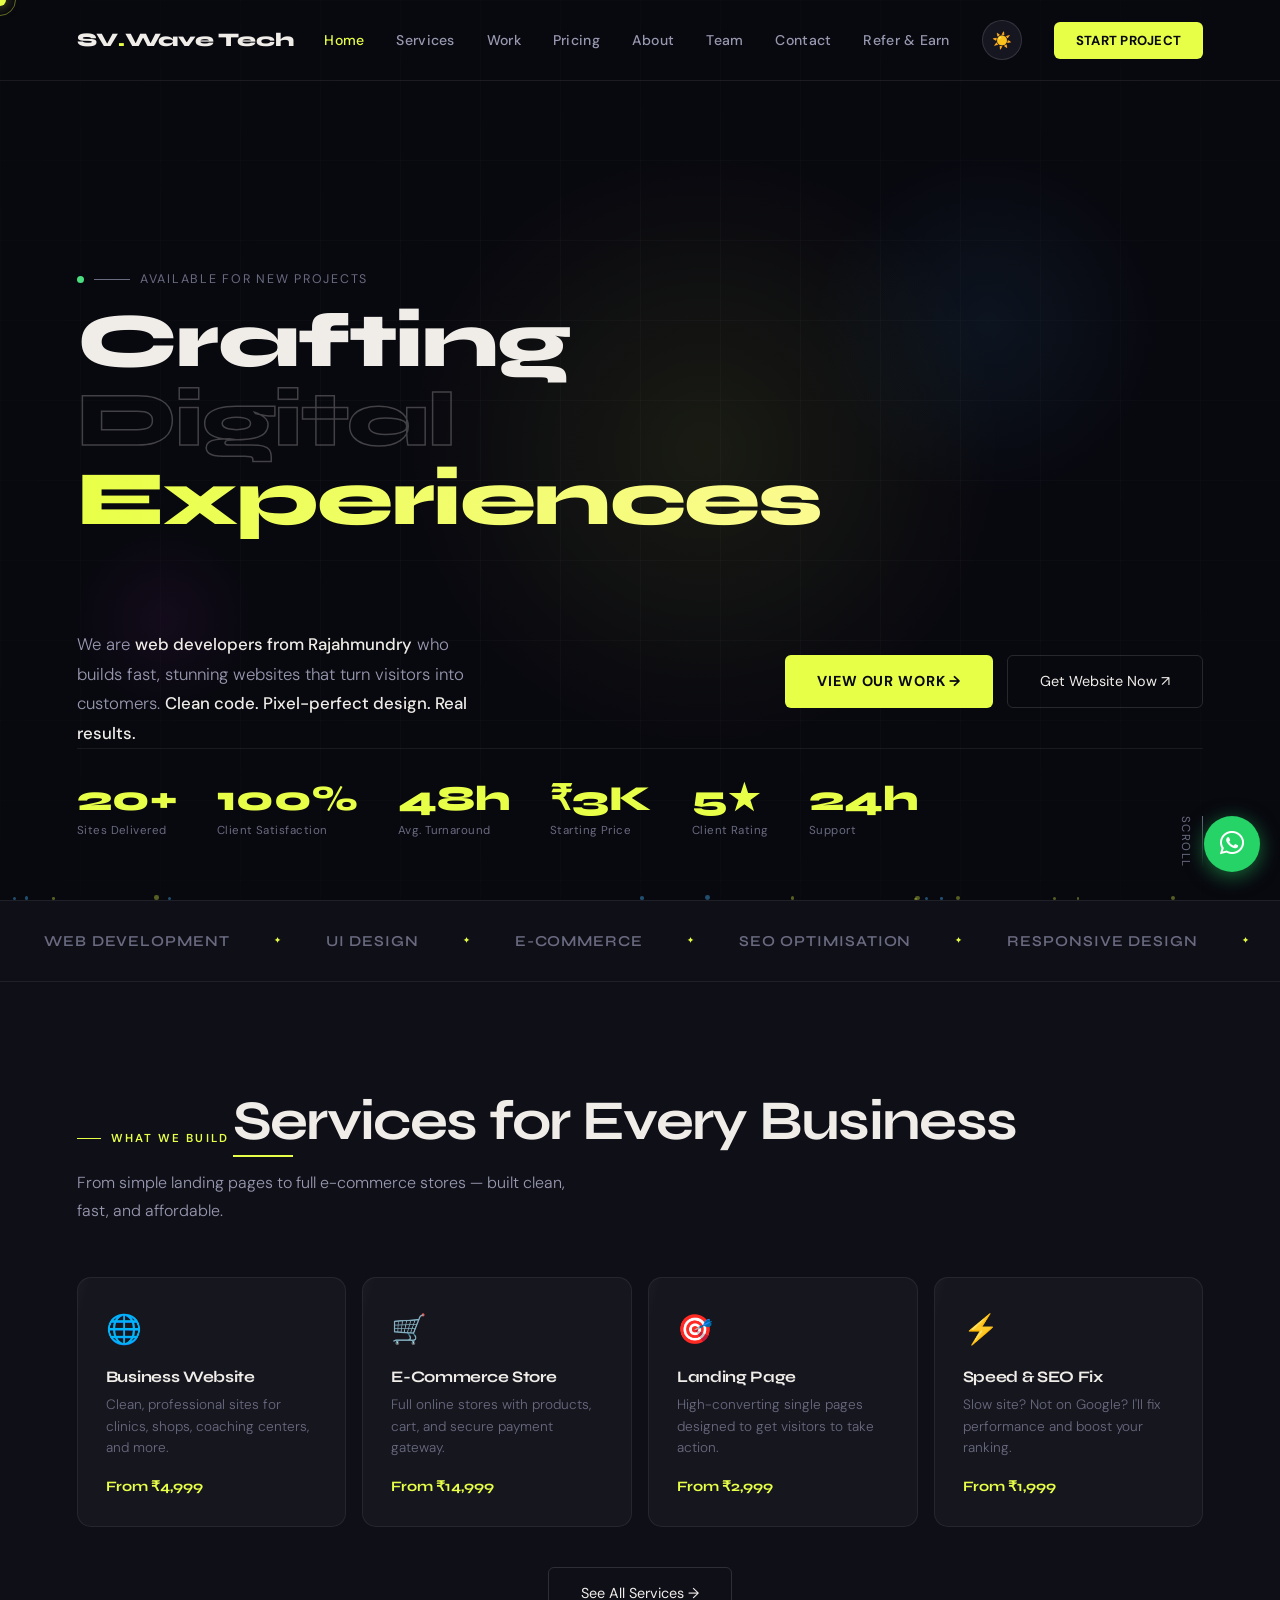
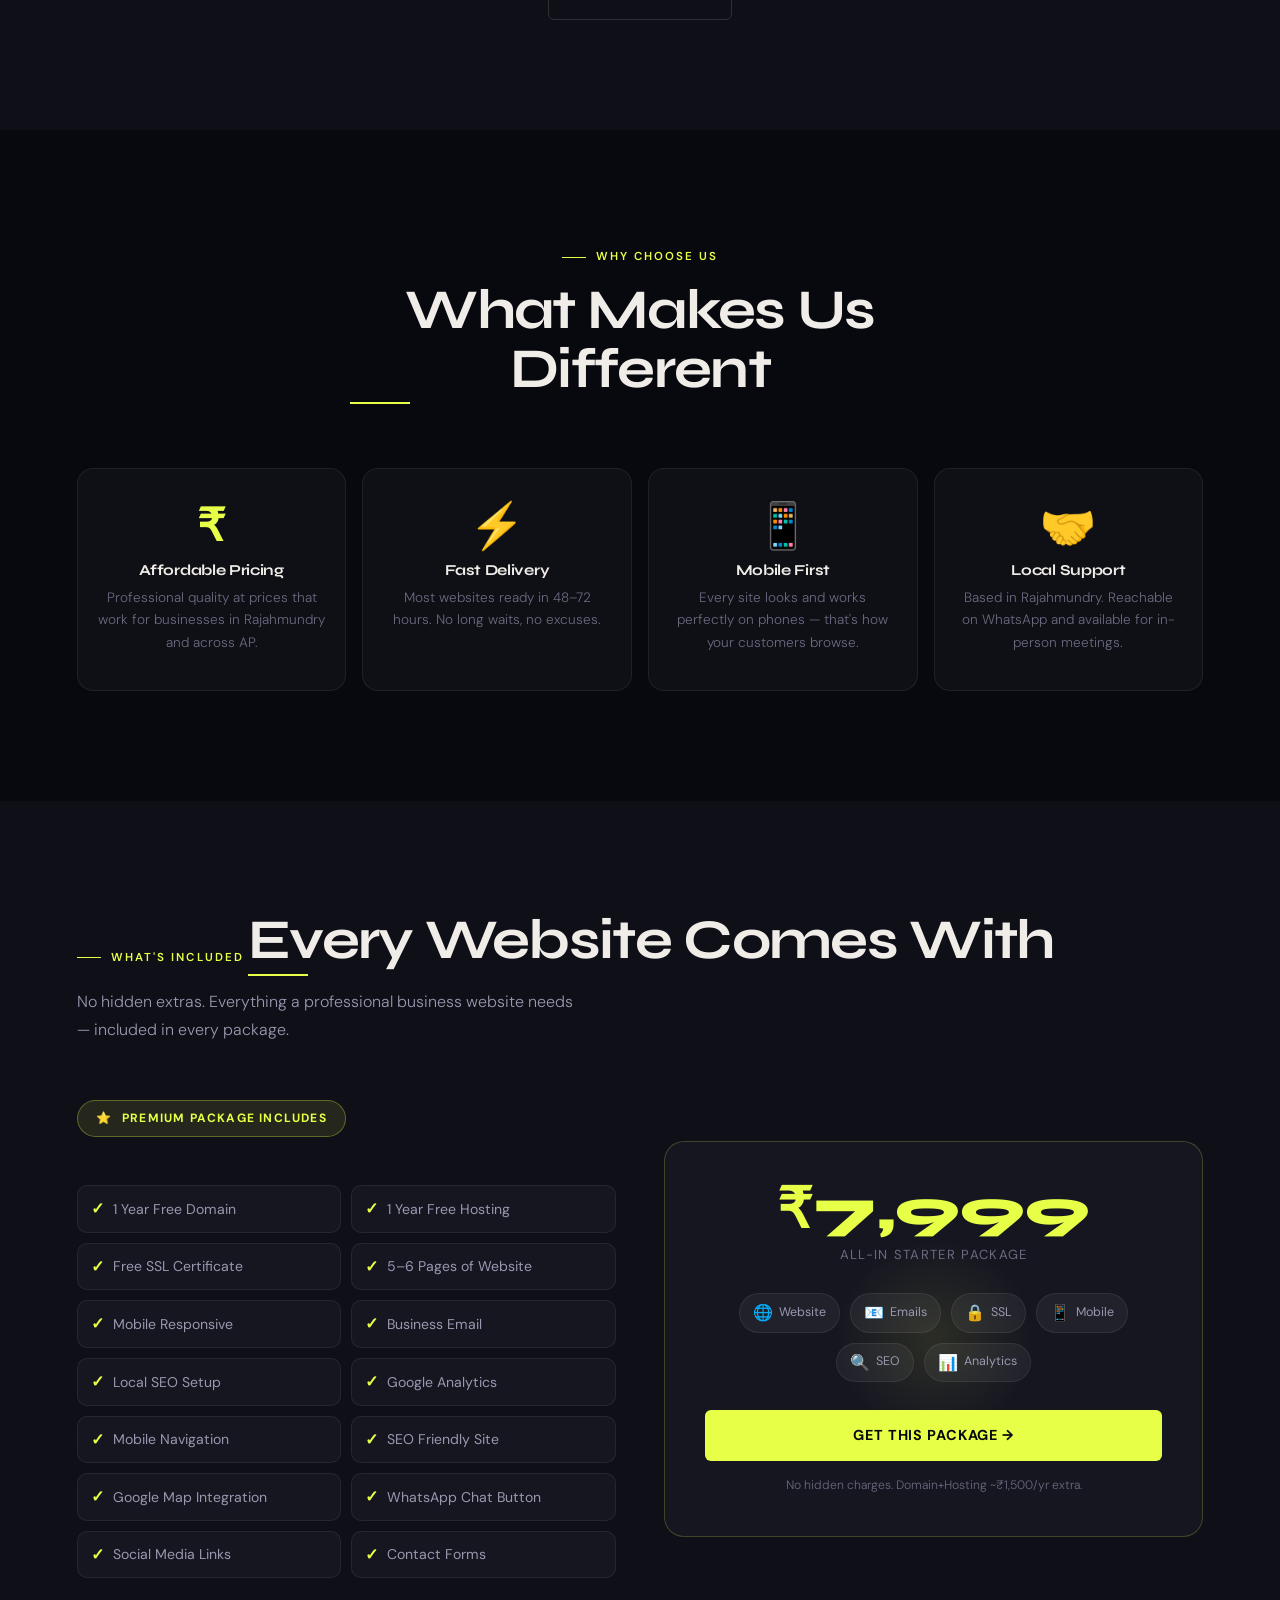
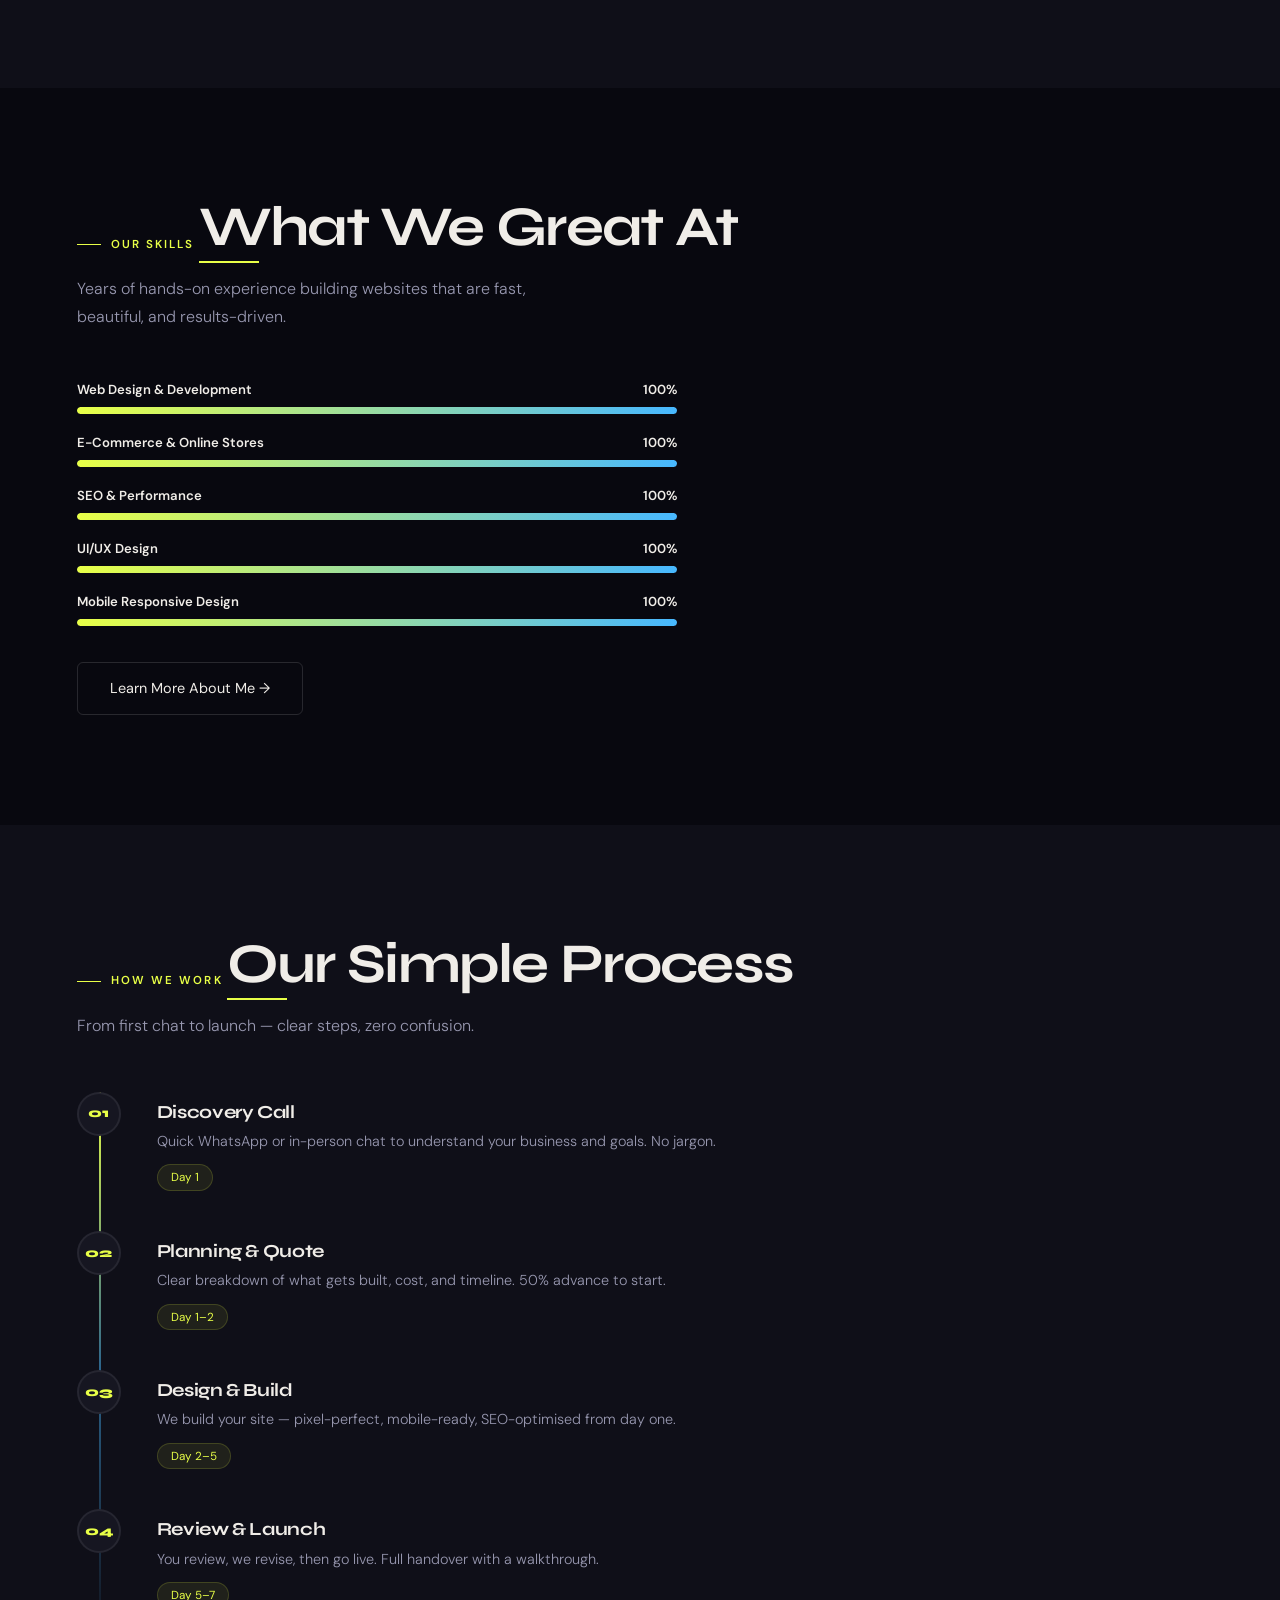
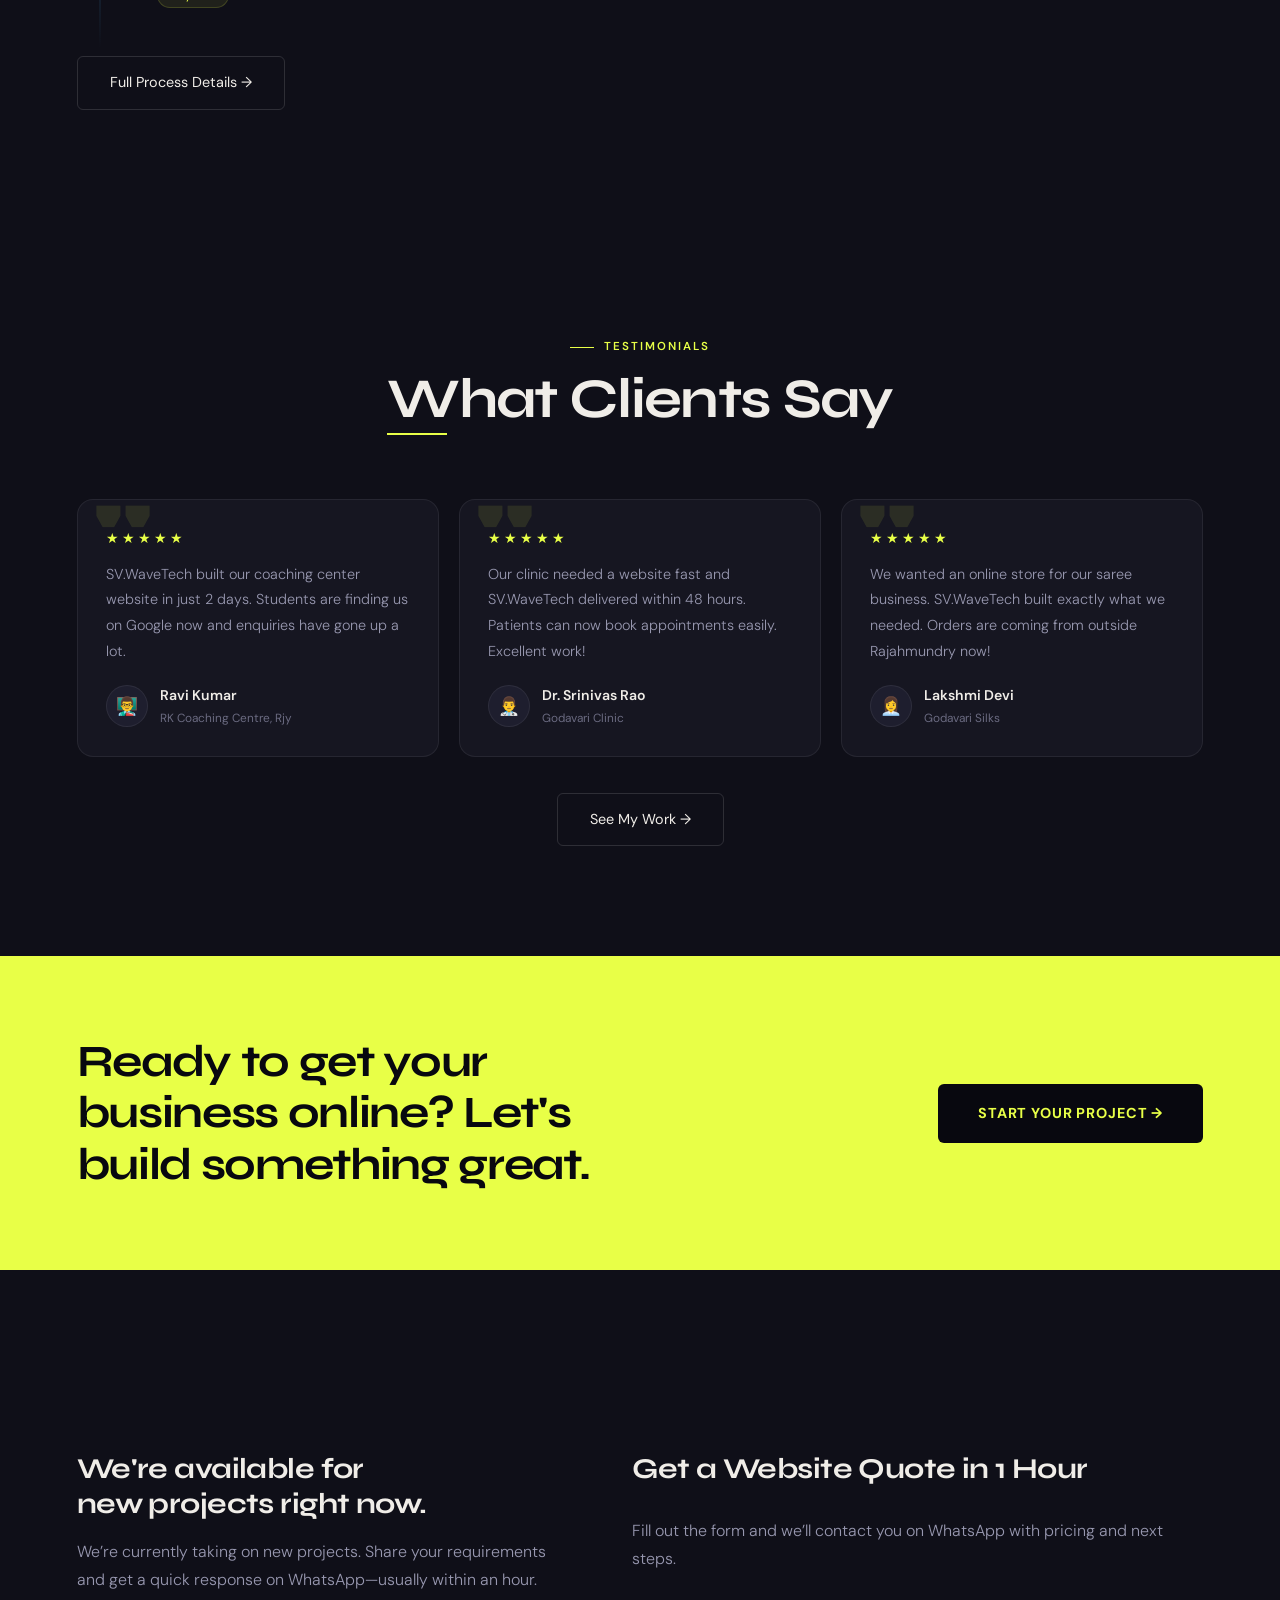
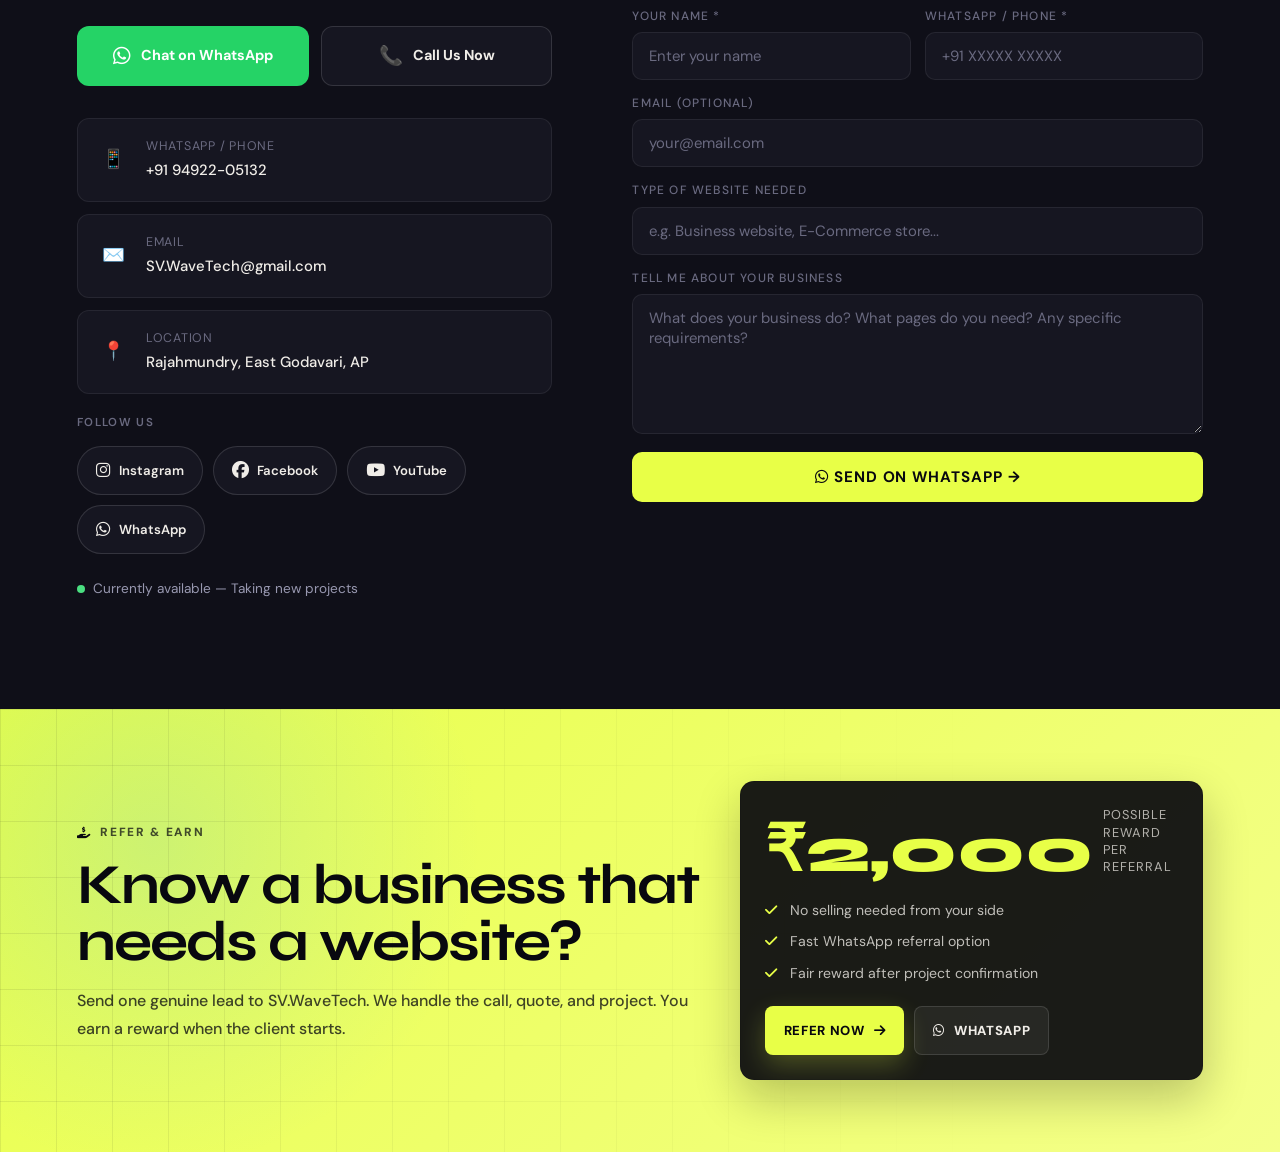
<file: index.html>
<!DOCTYPE html>
<html lang="en">
<head>
  <meta charset="UTF-8"/>
  <meta name="viewport" content="width=device-width, initial-scale=1.0, maximum-scale=1.0, user-scalable=no, viewport-fit=cover"/>
  <title>SV.WaveTech — Web Design, Development & Digital Solutions</title>
  <meta name="description" content="Professional digital agency offering web design, development, e-commerce, SEO & digital marketing solutions. Award-winning team serving enterprises and startups."/>
  <link rel="stylesheet" href="css/style.css"/> 
  <link rel="stylesheet" href="https://cdnjs.cloudflare.com/ajax/libs/font-awesome/6.5.0/css/all.min.css"/>

  <style>
    /* ── ACTION BUTTONS (WhatsApp + Call) ── */
    .action-btns {
      display: grid;
      grid-template-columns: 1fr 1fr;
      gap: 12px;
      margin-bottom: 32px;
    }

    /* WhatsApp button — green */
    .btn-whatsapp {
      display: flex; align-items: center; justify-content: center; gap: 10px;
      background: #25d366; color: #fff;
      padding: 14px 20px; border-radius: 12px;
      font-weight: 700; font-size: 0.9rem;
      text-decoration: none;
      transition: transform 0.2s, box-shadow 0.2s;
      position: relative; overflow: hidden;
    }
    .btn-whatsapp::before {
      content: '';
      position: absolute; inset: 0;
      background: rgba(255,255,255,0.1);
      transform: translateX(-100%);
      transition: transform 0.3s;
    }
    .btn-whatsapp:hover::before { transform: translateX(0); }
    .btn-whatsapp:hover {
      transform: translateY(-3px);
      box-shadow: 0 10px 28px rgba(37,211,102,0.4);
    }
    .btn-whatsapp .btn-icon { font-size: 1.25rem; }

    /* Call button — accent */
    .btn-call {
      display: flex; align-items: center; justify-content: center; gap: 10px;
      background: var(--bg3); color: var(--text);
      border: 1.5px solid var(--border2);
      padding: 14px 20px; border-radius: 12px;
      font-weight: 700; font-size: 0.9rem;
      text-decoration: none;
      transition: transform 0.2s, box-shadow 0.2s, border-color 0.2s, background 0.2s;
      position: relative; overflow: hidden;
    }
    .btn-call:hover {
      transform: translateY(-3px);
      border-color: var(--accent);
      background: rgba(232,255,71,0.06);
      box-shadow: 0 10px 28px rgba(232,255,71,0.15);
    }
    .btn-call .btn-icon {
      font-size: 1.2rem;
      animation: ringPhone 2.5s ease-in-out infinite;
    }
    @keyframes ringPhone {
      0%, 100% { transform: rotate(0deg); }
      10%       { transform: rotate(-15deg); }
      20%       { transform: rotate(15deg); }
      30%       { transform: rotate(-10deg); }
      40%       { transform: rotate(10deg); }
      50%       { transform: rotate(0deg); }
    }

    /* ── SOCIAL MEDIA ROW ── */
    .social-section { margin-bottom: 24px; }
    .social-label {
      font-size: 0.72rem;
      text-transform: uppercase;
      letter-spacing: 0.12em;
      color: var(--muted);
      font-weight: 600;
      margin-bottom: 14px;
    }
    .social-row {
      display: flex;
      gap: 10px;
      flex-wrap: wrap;
    }
    .social-btn {
      display: flex; align-items: center; gap: 8px;
      padding: 10px 18px; border-radius: 100px;
      font-size: 0.82rem; font-weight: 600;
      text-decoration: none;
      border: 1px solid var(--border2);
      background: var(--bg3);
      color: var(--text);
      transition: transform 0.2s, box-shadow 0.2s, border-color 0.2s, background 0.2s;
      white-space: nowrap;
    }
    .social-btn:hover { transform: translateY(-3px); }
    .social-btn .s-icon { font-size: 1.05rem; }

    /* Each platform color on hover */
    .social-btn.insta:hover  { background: linear-gradient(135deg,#f09433,#e6683c,#dc2743,#cc2366,#bc1888); border-color: transparent; color: #fff; box-shadow: 0 8px 24px rgba(220,39,67,0.4); }
    .social-btn.fb:hover     { background: #1877F2; border-color: transparent; color: #fff; box-shadow: 0 8px 24px rgba(24,119,242,0.4); }
    .social-btn.yt:hover     { background: #FF0000; border-color: transparent; color: #fff; box-shadow: 0 8px 24px rgba(255,0,0,0.4); }
    .social-btn.wa:hover     { background: #25D366; border-color: transparent; color: #fff; box-shadow: 0 8px 24px rgba(37,211,102,0.4); }

    /* Availability dot */
    .availability-line {
      display: flex; align-items: center; gap: 8px;
      color: var(--muted2); font-size: 0.84rem;
    }
    .avail-dot {
      width: 8px; height: 8px;
      background: #4ade80; border-radius: 50%;
      animation: pulse 2s infinite; flex-shrink: 0;
    }
    @keyframes pulse {
      0%,100%{ opacity:1; transform:scale(1); }
      50%    { opacity:0.4; transform:scale(1.5); }
    }
  </style>

    <!-- ==================================================================================== HERO ==================================================================================== -->
  <style>

    /* ===================== HERO ===================== */
    .hero {
      min-height: 100vh;
      min-height: 100dvh;
      display: flex;
      flex-direction: column;
      justify-content: space-between;
      /* Desktop: more top padding = breathing room below navbar */
      padding: 120px 6% 60px;
      position: relative;
      overflow: hidden;
      gap: 0;
    }

    /* Badge + Title locked as one unit — never separates */
    .hero-heading {
      padding-top: 75px;
      margin-top: 75px;
      display: flex;
      flex-direction: column;
      gap: 12px;
      position: relative;
      z-index: 3;
      animation: fadeUp .9s ease both;
    }

    /* Spacer creates breathing room between title and description */
    .hero-spacer {
      flex: 1;
      min-height: 24px;
      max-height: 80px;
    }
    .hero-grid{position:absolute;inset:0;background-image:linear-gradient(rgba(255,255,255,.025) 1px,transparent 1px),linear-gradient(90deg,rgba(255,255,255,.025) 1px,transparent 1px);background-size:80px 80px;mask-image:radial-gradient(ellipse 80% 80% at 50% 50%,black 30%,transparent 100%);pointer-events:none;animation:gridPulse 8s ease-in-out infinite}
    html.light .hero-grid{background-image:linear-gradient(rgba(0,0,0,.04) 1px,transparent 1px),linear-gradient(90deg,rgba(0,0,0,.04) 1px,transparent 1px)}
    @keyframes gridPulse{0%,100%{opacity:.6}50%{opacity:1}}

    .orb{position:absolute;border-radius:50%;pointer-events:none}
    .orb-1{width:650px;height:650px;background:radial-gradient(circle,rgba(232,255,71,.08) 0%,transparent 65%);top:50%;left:55%;transform:translate(-50%,-50%);animation:orbFloat1 12s ease-in-out infinite}
    .orb-2{width:380px;height:380px;background:radial-gradient(circle,rgba(71,184,255,.07) 0%,transparent 65%);top:15%;right:8%;animation:orbFloat2 9s ease-in-out infinite}
    .orb-3{width:200px;height:200px;background:radial-gradient(circle,rgba(232,71,255,.05) 0%,transparent 65%);bottom:20%;left:5%;animation:orbFloat1 14s ease-in-out infinite reverse}
    @keyframes orbFloat1{0%,100%{transform:translate(-50%,-50%) scale(1)}50%{transform:translate(-48%,-52%) scale(1.06)}}
    @keyframes orbFloat2{0%,100%{transform:translateY(0) scale(1)}50%{transform:translateY(-20px) scale(1.08)}}

    /* Particles — z-index:0 so they NEVER appear on top of buttons */
    .particle{position:absolute;border-radius:50%;pointer-events:none;animation:particleDrift linear infinite;z-index:0}
    @keyframes particleDrift{0%{transform:translateY(0) translateX(0);opacity:0}10%{opacity:1}90%{opacity:1}100%{transform:translateY(-120px) translateX(20px);opacity:0}}

    /* Availability badge */
    .availability-badge{display:inline-flex;align-items:center;gap:10px;font-size:.78rem;text-transform:uppercase;letter-spacing:.14em;color:var(--muted);margin-bottom:0;position:relative;z-index:3}
    .badge-dot{width:7px;height:7px;background:#4ade80;border-radius:50%;animation:pulseDot 2s infinite}
    .badge-line{width:36px;height:1px;background:var(--muted)}
    @keyframes pulseDot{0%,100%{opacity:1;transform:scale(1)}50%{opacity:.4;transform:scale(1.4)}}

    /* Hero title — FIX: overflow:hidden clips any overflow */
    .hero-title{
      font-family:'Syne',sans-serif;
      font-size: min(14vw, 8rem);  
      font-weight:800;
      line-height:.97;
      letter-spacing:-.035em;
      margin-bottom:0;
      position:relative;
      z-index:3;
      /* animation handled by .hero-heading wrapper */
    }
    .hero-title .outline{-webkit-text-stroke:1.5px rgba(240,237,232,.25);color:transparent}
    html.light .hero-title .outline{-webkit-text-stroke:1.5px rgba(17,17,24,.25)}
    .hero-title .accent-word{
      background:linear-gradient(90deg,var(--accent) 0%,#fff9a0 40%,var(--accent) 60%,#c8e800 100%);
      background-size:200% auto;
      -webkit-background-clip:text;background-clip:text;
      -webkit-text-fill-color:transparent;
      animation:shimmerText 3.5s linear infinite;
      /* FIX: display block so it doesn't try to fit inline */
      display:block;
    }
    html.light .hero-title .accent-word{
      background:linear-gradient(90deg,var(--accent) 0%,#8a9c00 40%,var(--accent) 100%);
      background-size:200% auto;
      -webkit-background-clip:text;background-clip:text;
      -webkit-text-fill-color:transparent;
      animation:shimmerText 3.5s linear infinite;
      display:block;
    }
    @keyframes shimmerText{0%{background-position:-200% center}100%{background-position:200% center}}

    .hero-bottom{display:flex;justify-content:space-between;align-items:flex-end;margin-top:48px;flex-wrap:wrap;gap:28px;position:relative;z-index:3;animation:fadeUp .9s .18s ease both}
    .hero-desc{max-width:420px;font-size:1.05rem;line-height:1.75;color:var(--muted2);font-weight:300}
    .hero-desc strong{color:var(--text);font-weight:500}
    .hero-ctas{display:flex;gap:14px;flex-wrap:wrap;padding-bottom:40px;}

    /* STATS */
    .hero-stats{
      display:flex;
      gap:40px;
      margin-top:0;
      padding-top:32px;
      border-top:1px solid var(--border);
      position:relative;z-index:3;
      flex-wrap:wrap;
      animation:fadeUp .9s .3s ease both;
    }
    .stat-item{
      cursor:default;
      min-width:0;
      flex:0 0 auto;
    }
    .stat-num{
      font-family:'Syne',sans-serif;
      font-size:clamp(1.4rem,5vw,2.2rem);
      font-weight:800;color:var(--accent);
      line-height:1;transition:transform .3s;
      white-space:nowrap;
    }
    .stat-item:hover .stat-num{transform:scale(1.08)}
    .stat-label{font-size:.72rem;color:var(--muted);margin-top:4px;letter-spacing:.04em;white-space:nowrap}

    /* Scroll hint */
    .scroll-hint{position:absolute;bottom:32px;right:6%;display:flex;flex-direction:column;align-items:center;gap:8px;color:var(--muted);font-size:.72rem;text-transform:uppercase;letter-spacing:.12em;writing-mode:vertical-rl;animation:fadeUp .9s .4s ease both;z-index:3}
    .scroll-line{width:1px;height:52px;background:linear-gradient(to bottom,var(--muted),transparent);animation:scrollLinePulse 2s ease-in-out infinite}
    @keyframes scrollLinePulse{0%,100%{opacity:.5;height:52px}50%{opacity:1;height:64px}}
    @keyframes fadeUp{from{opacity:0;transform:translateY(36px)}to{opacity:1;transform:translateY(0)}}

    /* ===================== MARQUEE ===================== */
    .marquee-strip{padding:28px 0;border-top:1px solid var(--border);border-bottom:1px solid var(--border);background:var(--bg2);overflow:hidden;position:relative}
    .marquee-track{display:flex;white-space:nowrap;animation:marquee 22s linear infinite}
    .marquee-strip:hover .marquee-track{animation-play-state:paused}
    .marquee-item{display:inline-flex;align-items:center;gap:44px;padding:0 44px;font-family:'Syne',sans-serif;font-size:.95rem;font-weight:600;color:var(--muted);letter-spacing:.06em;text-transform:uppercase;transition:color .3s}
    .marquee-item:hover{color:var(--accent)}
    .marquee-dot{color:var(--accent);font-size:.5rem}
    @keyframes marquee{from{transform:translateX(0)}to{transform:translateX(-50%)}}

    /* ===================== SERVICE CARDS ===================== */
    .services-preview{display:grid;grid-template-columns:repeat(auto-fit,minmax(240px,1fr));gap:16px;margin-top:52px}
    .svc-preview-card{background:var(--card-bg);border:1px solid var(--border);border-radius:14px;padding:28px;transition:border-color .3s,transform .35s,background .3s,box-shadow .3s;position:relative;overflow:hidden;cursor:default}
    .svc-preview-card::before{content:'';position:absolute;top:0;left:0;right:0;height:2px;background:linear-gradient(90deg,var(--accent),var(--accent2));transform:scaleX(0);transform-origin:left;transition:transform .45s ease}
    .svc-preview-card::after{content:'';position:absolute;top:0;left:-80px;width:60px;height:100%;background:linear-gradient(90deg,transparent,rgba(255,255,255,.05),transparent);transform:skewX(-15deg);transition:none}
    .svc-preview-card:hover::before{transform:scaleX(1)}
    .svc-preview-card:hover::after{animation:cardShimmer .7s ease forwards}
    .svc-preview-card:hover{border-color:rgba(232,255,71,.25);transform:translateY(-8px) scale(1.02);background:var(--bg3);box-shadow:0 20px 48px rgba(0,0,0,.3)}
    @keyframes cardShimmer{to{left:calc(100% + 80px)}}
    .svc-icon{font-size:1.8rem;margin-bottom:16px;transition:transform .3s}
    .svc-preview-card:hover .svc-icon{transform:scale(1.2) rotate(-5deg)}
    .svc-preview-card h3{font-size:1rem;font-weight:700;margin-bottom:8px;color:var(--text)}
    .svc-preview-card p{font-size:.85rem;line-height:1.6;color:var(--muted)}
    .svc-price{margin-top:16px;font-family:'Syne',sans-serif;font-size:.9rem;font-weight:700;color:var(--accent)}

    /* ===================== WHY CARDS ===================== */
    .why-grid{display:grid;grid-template-columns:repeat(auto-fit,minmax(200px,1fr));gap:16px;margin-top:52px}
    .why-card{text-align:center;padding:36px 20px;background:var(--card-bg);border:1px solid var(--border);border-radius:16px;transition:transform .3s,border-color .3s,box-shadow .3s;position:relative;overflow:hidden;cursor:default}
    .why-card::after{content:'';position:absolute;top:14px;right:14px;width:8px;height:8px;background:var(--accent);border-radius:50%;opacity:0;transition:opacity .3s;animation:glowDot 1.8s infinite}
    .why-card:hover::after{opacity:1}
    @keyframes glowDot{0%,100%{box-shadow:0 0 0 0 rgba(232,255,71,.5)}50%{box-shadow:0 0 0 8px rgba(232,255,71,0)}}
    .why-card:hover{transform:translateY(-6px);border-color:rgba(232,255,71,.3);box-shadow:0 12px 36px rgba(232,255,71,.1)}
    .why-card .big-num{font-family:'Syne',sans-serif;font-size:2.8rem;font-weight:800;color:var(--accent);line-height:1;transition:transform .3s}
    .why-card:hover .big-num{transform:scale(1.15)}
    .why-card h4{font-size:.95rem;font-weight:700;margin:12px 0 8px;color:var(--text)}
    .why-card p{font-size:.85rem;line-height:1.65;color:var(--muted)}

    /* ===================== PACKAGE SECTION ===================== */
    .features-section{background:var(--bg2)}
    .features-grid{display:grid;grid-template-columns:1fr 1fr;gap:48px;margin-top:56px;align-items:center}
    .pkg-badge{display:inline-flex;align-items:center;gap:10px;background:rgba(232,255,71,.1);border:1px solid rgba(232,255,71,.3);color:var(--accent);padding:8px 18px;border-radius:100px;font-size:.75rem;font-weight:700;text-transform:uppercase;letter-spacing:.1em;margin-bottom:24px;animation:borderGlow 2.5s infinite}
    @keyframes borderGlow{0%,100%{border-color:rgba(232,255,71,.2)}50%{border-color:rgba(232,255,71,.6)}}
    .feature-list{list-style:none;display:grid;grid-template-columns:1fr 1fr;gap:10px;margin-top:24px}
    .feature-list li{display:flex;align-items:center;gap:9px;font-size:.88rem;color:var(--muted2);padding:10px 13px;background:var(--bg3);border:1px solid var(--border);border-radius:10px;transition:border-color .25s,transform .25s,color .25s;cursor:default}
    .feature-list li:hover{border-color:rgba(232,255,71,.35);transform:translateX(5px);color:var(--text)}
    .feature-check{color:var(--accent);font-weight:700;font-size:1rem;flex-shrink:0}
    .feature-highlight-card{background:var(--bg3);border:1px solid rgba(232,255,71,.2);border-radius:20px;padding:40px;text-align:center;position:relative;overflow:hidden;animation:borderGlow 3s infinite}
    .feature-highlight-card::before{content:'';position:absolute;width:200px;height:200px;background:radial-gradient(circle,rgba(232,255,71,.1) 0%,transparent 70%);top:50%;left:50%;transform:translate(-50%,-50%);animation:floatY 4s ease-in-out infinite;pointer-events:none}
    @keyframes floatY{0%,100%{transform:translate(-50%,-50%) scale(1)}50%{transform:translate(-50%,-52%) scale(1.08)}}
    .fh-price{font-family:'Syne',sans-serif;font-size:3.5rem;font-weight:800;color:var(--accent);line-height:1;margin-bottom:6px;position:relative;z-index:1}
    .fh-label{font-size:.82rem;color:var(--muted);text-transform:uppercase;letter-spacing:.1em;margin-bottom:28px;position:relative;z-index:1}
    .fh-icons{display:flex;justify-content:center;gap:10px;flex-wrap:wrap;margin-bottom:28px;position:relative;z-index:1}
    .fh-icon-pill{display:flex;align-items:center;gap:6px;background:rgba(255,255,255,.05);border:1px solid var(--border);padding:6px 13px;border-radius:100px;font-size:.78rem;color:var(--muted2);transition:border-color .2s,color .2s}
    .fh-icon-pill:hover{border-color:var(--accent);color:var(--accent)}

    /* ===================== SKILL BARS ===================== */
    .skill-bars{display:flex;flex-direction:column;gap:18px}
    .skill-bar-label{display:flex;justify-content:space-between;font-size:.82rem;font-weight:600;color:var(--text);margin-bottom:7px}
    .skill-bar-track{height:7px;background:var(--bg4);border-radius:100px;overflow:hidden}
    .skill-bar-fill{height:100%;background:linear-gradient(90deg,var(--accent),var(--accent2));border-radius:100px;width:0;transition:width 1.4s cubic-bezier(.4,0,.2,1)}
    .reveal.visible .skill-bar-fill{width:var(--fill)}

    /* ===================== TESTIMONIALS ===================== */
    .testi-grid{display:grid;grid-template-columns:repeat(auto-fit,minmax(280px,1fr));gap:20px;margin-top:52px}
    .testi-card-anim{background:var(--bg3);border:1px solid var(--border);border-radius:16px;padding:28px;position:relative;overflow:hidden;transition:border-color .3s,transform .3s,box-shadow .3s;cursor:default}
    .testi-card-anim::before{content:'"';position:absolute;top:-10px;left:16px;font-size:6rem;font-family:'Syne',sans-serif;font-weight:800;color:var(--accent);opacity:.1;line-height:1;pointer-events:none;transition:opacity .3s,transform .3s}
    .testi-card-anim:hover::before{opacity:.2;transform:scale(1.1)}
    .testi-card-anim:hover{border-color:rgba(232,255,71,.25);transform:translateY(-5px);box-shadow:0 14px 40px rgba(0,0,0,.25)}
    .testi-stars{color:var(--accent);font-size:.85rem;letter-spacing:3px;margin-bottom:12px}
    .testi-text{font-size:.9rem;line-height:1.78;color:var(--muted2);margin-bottom:20px}
    .testi-author{display:flex;align-items:center;gap:12px}
    .testi-avatar{width:42px;height:42px;background:var(--bg4);border-radius:50%;display:flex;align-items:center;justify-content:center;font-size:1.1rem;border:1px solid var(--border);transition:transform .3s}
    .testi-card-anim:hover .testi-avatar{transform:scale(1.1)}
    .testi-name{font-weight:600;font-size:.88rem;color:var(--text);margin-bottom:2px}
    .testi-role{color:var(--muted);font-size:.74rem}

    /* ===================== PROCESS ===================== */
    .process-section{background:var(--bg2)}
    .process-timeline{display:flex;flex-direction:column;gap:0;margin-top:52px;position:relative}
    .process-timeline::before{content:'';position:absolute;left:22px;top:0;bottom:0;width:2px;background:linear-gradient(to bottom,var(--accent),rgba(71,184,255,.5),transparent);border-radius:2px}
    .proc-step{display:grid;grid-template-columns:56px 1fr;gap:24px;padding:0 0 40px 0;align-items:start}
    .proc-num{width:44px;height:44px;border-radius:50%;background:var(--bg3);border:2px solid var(--border);display:flex;align-items:center;justify-content:center;font-family:'Syne',sans-serif;font-size:.82rem;font-weight:800;color:var(--accent);position:relative;z-index:2;transition:border-color .3s,background .3s,transform .3s;flex-shrink:0}
    .proc-step:hover .proc-num{border-color:var(--accent);background:rgba(232,255,71,.1);transform:scale(1.1)}
    .proc-body{padding-top:10px}
    .proc-body h3{font-size:1.15rem;font-weight:700;margin-bottom:7px;color:var(--text)}
    .proc-body p{font-size:.9rem;line-height:1.75;color:var(--muted2)}
    .proc-badge{display:inline-block;margin-top:10px;background:rgba(232,255,71,.08);border:1px solid rgba(232,255,71,.16);padding:3px 13px;border-radius:100px;font-size:.73rem;color:var(--accent)}

    /* ===================== CONTACT ===================== */
    .contact-layout{display:grid;grid-template-columns:1fr 1.2fr;gap:80px;margin-top:72px;align-items:start}
    .contact-info h3{font-size:1.8rem;font-weight:700;line-height:1.2;margin-bottom:16px;color:var(--text)}
    .contact-form h3{font-size:1.8rem;font-weight:700;line-height:1.2;margin-bottom:16px;color:var(--text)}
    .contact-info>p{margin-bottom:32px}
    .contact-form>p{margin-bottom:20px}
    .contact-items{display:flex;flex-direction:column;gap:12px;margin-bottom:20px;}
    .contact-item{display:flex;align-items:center;gap:16px;padding:18px 20px;background:var(--bg3);border:1px solid var(--border);border-radius:12px;text-decoration:none;color:var(--text);font-size:.93rem;transition:border-color .2s,background .2s,transform .2s}
    .contact-item:hover{border-color:rgba(232,255,71,.3);background:rgba(232,255,71,.03);transform:translateX(4px)}
    .contact-item .ci-icon{font-size:1.15rem;width:32px;text-align:center}
    .contact-item .ci-label{color:var(--muted);font-size:.78rem;margin-bottom:2px;text-transform:uppercase;letter-spacing:.06em}
    .contact-item .ci-value{font-weight:500}
    .availability-line{display:flex;align-items:center;gap:8px;margin-top:24px;color:var(--muted2);font-size:.85rem}
    .avail-dot{width:8px;height:8px;background:#4ade80;border-radius:50%;animation:pulseDot 2s infinite}
    .contact-form{display:flex;flex-direction:column;gap:14px}
    .form-row{display:grid;grid-template-columns:1fr 1fr;gap:14px}
    .cf-field{display:flex;flex-direction:column;gap:6px}
    .cf-label{font-size:.75rem;text-transform:uppercase;letter-spacing:.1em;color:var(--muted);font-weight:500}
    .cf-input{background:var(--bg3);border:1px solid var(--border);border-radius:10px;padding:13px 16px;color:var(--text);font-family:'DM Sans',sans-serif;font-size:.93rem;outline:none;transition:border-color .2s,box-shadow .2s;width:100%}
    .cf-input:focus{border-color:rgba(232,255,71,.4);box-shadow:0 0 0 3px rgba(232,255,71,.08)}
    .cf-input::placeholder{color:var(--muted)}
    textarea.cf-input{resize:vertical;min-height:140px}
    .cf-submit{background:var(--accent);color:#08080f;border:none;padding:15px;border-radius:10px;font-family:'DM Sans',sans-serif;font-weight:700;font-size:.95rem;cursor:pointer;text-transform:uppercase;letter-spacing:.06em;transition:transform .2s,box-shadow .2s;margin-top:4px;position:relative;overflow:hidden}
    .cf-submit:hover{transform:translateY(-2px);box-shadow:0 10px 28px rgba(232,255,71,.35)}
    .cf-submit:active{transform:scale(.98)}

    
    /* ── Navbar breathing room on mobile ── */
    @media(max-width:960px){
      .navbar{
        /* subtle bottom border to visually separate from content */
        border-bottom: 1px solid var(--border) !important;
        padding-bottom: 14px !important;
      }
    }
    
    /* ── RESPONSIVE ── */
    @media (max-width: 900px) {
      .contact-layout { grid-template-columns: 1fr; gap: 44px; }
      .form-row { grid-template-columns: 1fr; }
      .footer-top { grid-template-columns: 1fr; gap: 36px; }
    }
    @media (max-width: 500px) {
      .action-btns { grid-template-columns: 1fr; }
      .social-row { gap: 8px; }
      .social-btn { padding: 9px 14px; font-size: 0.78rem; }
    }
    /* ================================================================
       RESPONSIVE — ALL MOBILE SCREENS COVERED
       ================================================================ */

    /* ── 768px: tablets, large landscape ── */
    /* ── MOBILE (≤960px): grid stats, space-between ── */


    @media(max-width:2660px){ 
      .hero-title{line-height:1.03;letter-spacing:-.02em;font-size: 6vw;margin-bottom:8px}
     }


     @media(max-width:1060px){ 
      .hero-title{line-height:1.03;letter-spacing:-.02em;font-size: 9vw;margin-bottom:8px}
     }

    
     @media(max-width:960px){
      /* Features grid: single column on all mobile */
      .features-grid{grid-template-columns:1fr !important;gap:24px !important}
      .feature-list{grid-template-columns:1fr !important}
      .feature-highlight-card{padding:28px !important}
      .fh-price{font-size:2.8rem !important}
      .hero-title{line-height:1.03;letter-spacing:-.02em;font-size: 9vw;margin-bottom:8px}
      .hero{
        padding:80px 5% 16px;
      }
      .hero-spacer{ min-height:16px; max-height:40px; }
      .hero-stats{
        display:grid !important;
        grid-template-columns:repeat(3,1fr) !important;
        gap:0 !important;
        padding-top:12px !important;
        flex-wrap:unset !important;
      }
      .stat-item{
        padding:10px 8px 10px 8px;
        border-right:1px solid var(--border);
        flex:unset !important;
        min-width:0;
      }
      .stat-item:nth-child(3),
      .stat-item:nth-child(6){ border-right:none; }
      .stat-item:nth-child(4),
      .stat-item:nth-child(5),
      .stat-item:nth-child(6){ border-top:1px solid var(--border); }
      .stat-num{ font-size:clamp(.95rem,3.5vw,1.4rem) !important; white-space:nowrap; }
      .stat-label{ font-size:.58rem !important; white-space:normal; line-height:1.3; }
    }

    @media(max-width:768px){
      .hero{padding:86px 5% 14px}
      .hero-bottom{flex-direction:column;align-items:flex-start;margin-top:0;gap:16px}
      .hero-title{line-height:1.03;letter-spacing:-.02em;font-size: 9vw;margin-bottom:8px}
      .hero-desc{font-size:.95rem;max-width:100%}
      .scroll-hint{display:none}
      /* Stats: 2x2 grid */
      .hero-stats{display:grid;grid-template-columns:1fr 1fr;gap:16px 14px;margin-top:28px;padding-top:22px}
      .stat-num{font-size:clamp(1rem,3.8vw,1.6rem)}
      .stat-label{font-size:.56rem}
      .features-grid{grid-template-columns:1fr;gap:28px}
      .feature-list{grid-template-columns:1fr}
      .contact-layout{grid-template-columns:1fr;gap:36px}
      .form-row{grid-template-columns:1fr}
      .why-grid{grid-template-columns:1fr 1fr}
      .testi-grid{grid-template-columns:1fr 1fr}
    }

    /* ── 600px: most Androids — Redmi, Realme 14x, OnePlus, Moto ── */
    @media(max-width:600px){
      .hero{padding:88px 5% 12px}
      .hero-title{line-height:1.03;letter-spacing:-.02em;font-size: 9vw;margin-bottom:8px}
      .hero-ctas{flex-direction:column;width:100%}
      .hero-ctas a{width:100%;text-align:center;justify-content:center}
      .hero-stats{grid-template-columns:repeat(3,1fr);padding-top:12px}
      .stat-num{font-size:clamp(1.25rem,4.8vw,1.65rem)}
      .stat-label{font-size:.63rem;letter-spacing:0}
      .why-grid{grid-template-columns:1fr 1fr}
      .testi-grid{grid-template-columns:1fr}
      .proc-step{grid-template-columns:46px 1fr;gap:12px}
    }

    /* ── 430px: OnePlus, Moto Edge, large iPhones ── */
    @media(max-width:430px){
      .hero{padding:85px 4.5% 10px}
      .hero-title{line-height:1.04;letter-spacing:-.02em;font-size: 9vw;padding-bottom: 50px;}
      .availability-badge{font-size:.7rem;letter-spacing:.1em}
      .hero-desc{font-size:.9rem;line-height:1.7}
      .stat-num{font-size:clamp(.9rem,3.2vw,1.3rem)}
    }

    /* ── 393px: iPhone 14/15 Pro, Pixel 7/8, Realme ── */
    @media(max-width:393px){
      .hero{padding:82px 4% 8px}
      .hero-title{line-height:1.05;letter-spacing:-.018em;font-size: 9vw;padding-bottom: 50px;}
      .hero-stats{grid-template-columns:repeat(3,1fr);padding-top:10px}
      .stat-num{font-size:clamp(.85rem,3vw,1.1rem)}
      .stat-label{font-size:.56rem}
      .contact-info h3{font-size:1.3rem}
      .why-grid{grid-template-columns:1fr}
    }

    /* ── 360px: Galaxy S6/S7, OnePlus 5t, Lava LX, budget phones ──
       THIS is the problem screen from your Responsively screenshot */
    @media(max-width:360px){
      .hero{padding:78px 4% 6px}
      .hero-title{line-height:1.06;letter-spacing:-.01em;font-size:9vw;}
      .hero-bottom{margin-top:20px;gap:16px}
      .availability-badge{font-size:.64rem;gap:6px;letter-spacing:.08em}
      .badge-line{width:20px}
      .hero-desc{font-size:.86rem;line-height:1.65}
      .hero-stats{gap:11px 7px;margin-top:18px;padding-top:16px}
      .stat-num{font-size:clamp(.85rem,2.8vw,1.1rem)}
      .stat-label{font-size:.57rem}
      .hero-ctas{gap:10px}
    }

    /* ── 320px: very old / very small phones ── */
    @media(max-width:320px){
      .hero{padding:75px 4% 4px}
      .hero-title{line-height:1.08;letter-spacing:0}
      .stat-num{font-size:1rem}
      .stat-label{font-size:.54rem}
      .availability-badge{font-size:.6rem}
    }

  </style>
</head>
<body>

  <!-- FLOATING WHATSAPP BUTTON -->
  <a href="https://wa.me/919492205132?text=Hi , I’m interested in getting a professional website built. Can you share details?"
   class="float-wa" target="_blank" title="Chat on WhatsApp">
    <i class="fa-brands fa-whatsapp"></i>
  </a>

  <style>
    .float-wa{
      position:fixed;bottom:100px;right:20px;
      width:56px;height:56px;
      background:#25D366;border-radius:50%;
      display:flex;align-items:center;justify-content:center;
      font-size:1.7rem;color:#fff;
      text-decoration:none;z-index:997;
      box-shadow:0 4px 20px rgba(37,211,102,.5);
      animation:waPulse 2s ease-in-out infinite;
      transition:transform .2s,box-shadow .2s;
    }
    .float-wa:hover{transform:scale(1.12);box-shadow:0 6px 28px rgba(37,211,102,.7)}
    @keyframes waPulse{
      0%,100%{box-shadow:0 4px 20px rgba(37,211,102,.5)}
      50%{box-shadow:0 4px 32px rgba(37,211,102,.85)}
    }
    @media(min-width:961px){.float-wa{bottom:28px}}
  </style>

  <div class="cursor-ball" id="cursorBall"></div>
  <div class="cursor-trail" id="cursorTrail"></div>

  <!-- NAV -->
  <nav class="navbar" id="navbar">
    <a href="index.html" class="nav-logo">SV<span>.</span>Wave Tech</a>
    <ul class="nav-links">
      <li><a href="index.html" class="active">Home</a></li>
      <li><a href="services.html">Services</a></li>
      <li><a href="portfolio.html">Work</a></li>
      <li><a href="pricing.html">Pricing</a></li>
      <li><a href="about.html">About</a></li>
      <li><a href="team.html">Team</a></li>
      <li><a href="contact.html">Contact</a></li>
      <li><a href="refer.html">Refer & Earn</a></li>
      <li><button class="theme-toggle" id="themeToggle">☀️</button></li>
      <li><a href="contact.html" class="nav-hire">Start Project</a></li>
    </ul>
    <div class="mobile-controls">
      <button class="theme-toggle" id="themeToggleMobile">☀️</button>
      <div class="hamburger" id="hamburger"><span></span><span></span><span></span></div>
    </div>
  </nav>

  <div class="mobile-nav" id="mobileNav">
    <button class="mobile-close" id="mobileClose">✕</button>
    <a href="index.html">Home</a>
    <a href="services.html">Services</a>
    <a href="portfolio.html">Work</a>
    <a href="pricing.html">Pricing</a>
    <a href="about.html">About</a>
    <a href="team.html">Team</a>
    <a href="contact.html">Contact</a>
    <a href="refer.html">Refer & Earn</a>
    <a href="contact.html" style="color:var(--accent)">Start Project →</a>
  </div>

  <!-- HERO -->
  <section class="hero" id="home">
    <div class="hero-grid"></div>
    <div class="orb orb-1"></div>
    <div class="orb orb-2"></div>
    <div class="orb orb-3"></div>
    <div id="particles"></div>

    <!-- Badge + Title locked together — they never separate -->
    <div class="hero-heading">
      <div class="availability-badge">
        <div class="badge-dot"></div>
        <div class="badge-line"></div>
        <span>Available for new projects</span>
      </div>
      <h1 class="hero-title">
        Crafting<br>
        <span class="outline">Digital</span><br>
        <span class="accent-word">Experiences</span>
      </h1>
    </div>

    <!-- Spacer pushes description down — creates breathing room -->
    <div class="hero-spacer"></div>

    <!-- Description + CTAs -->
    <div class="hero-bottom">
      <p class="hero-desc">
        We are <strong>web developers from Rajahmundry</strong> who builds
        fast, stunning websites that turn visitors into customers.
        <strong>Clean code. Pixel-perfect design. Real results.</strong>
      </p>
      <div class="hero-ctas">
        <a href="portfolio.html" class="btn-primary">View Our Work →</a>
        <a href="contact.html" class="btn-ghost">Get Website Now ↗</a>
      </div>
    </div>

    <!-- Stats locked at bottom -->
    <div class="hero-stats">
      <div class="stat-item"><div class="stat-num" id="statSites">20+</div><div class="stat-label">Sites Delivered</div></div>
      <div class="stat-item"><div class="stat-num" id="statSat">100%</div><div class="stat-label">Client Satisfaction</div></div>
      <div class="stat-item"><div class="stat-num">48h</div><div class="stat-label">Avg. Turnaround</div></div>
      <div class="stat-item"><div class="stat-num">₹3K</div><div class="stat-label">Starting Price</div></div>
      <div class="stat-item"><div class="stat-num">5★</div><div class="stat-label">Client Rating</div></div>
      <div class="stat-item"><div class="stat-num">24h</div><div class="stat-label">Support</div></div>
    </div>

    <div class="scroll-hint"><div class="scroll-line"></div>Scroll</div>
  </section>

  <!-- MARQUEE -->
  <div class="marquee-strip">
    <div class="marquee-track">
      <div class="marquee-item">
        Web Development <span class="marquee-dot">✦</span> UI Design <span class="marquee-dot">✦</span>
        E-Commerce <span class="marquee-dot">✦</span> SEO Optimisation <span class="marquee-dot">✦</span>
        Responsive Design <span class="marquee-dot">✦</span> Performance Tuning <span class="marquee-dot">✦</span>
        Custom Websites <span class="marquee-dot">✦</span> Landing Pages <span class="marquee-dot">✦</span>
        Business Sites <span class="marquee-dot">✦</span>
        Web Development <span class="marquee-dot">✦</span> UI Design <span class="marquee-dot">✦</span>
        E-Commerce <span class="marquee-dot">✦</span> SEO Optimisation <span class="marquee-dot">✦</span>
        Responsive Design <span class="marquee-dot">✦</span> Performance Tuning <span class="marquee-dot">✦</span>
        Custom Websites <span class="marquee-dot">✦</span> Landing Pages <span class="marquee-dot">✦</span>
        Business Sites <span class="marquee-dot">✦</span>
      </div>
    </div>
  </div>

  <!-- SERVICES -->
  <section class="section section-alt">
    <div class="reveal">
      <div class="section-tag">What We Build</div>
      <h2 class="section-title">Services for Every Business</h2>
      <p class="section-sub">From simple landing pages to full e-commerce stores — built clean, fast, and affordable.</p>
    </div>
    <div class="services-preview">
      <div class="svc-preview-card reveal stagger-1"><div class="svc-icon">🌐</div><h3>Business Website</h3><p>Clean, professional sites for clinics, shops, coaching centers, and more.</p><div class="svc-price">From ₹4,999</div></div>
      <div class="svc-preview-card reveal stagger-2"><div class="svc-icon">🛒</div><h3>E-Commerce Store</h3><p>Full online stores with products, cart, and secure payment gateway.</p><div class="svc-price">From ₹14,999</div></div>
      <div class="svc-preview-card reveal stagger-3"><div class="svc-icon">🎯</div><h3>Landing Page</h3><p>High-converting single pages designed to get visitors to take action.</p><div class="svc-price">From ₹2,999</div></div>
      <div class="svc-preview-card reveal stagger-4"><div class="svc-icon">⚡</div><h3>Speed & SEO Fix</h3><p>Slow site? Not on Google? I'll fix performance and boost your ranking.</p><div class="svc-price">From ₹1,999</div></div>
    </div>
    <div style="text-align:center;margin-top:40px"><a href="services.html" class="btn-ghost">See All Services →</a></div>
  </section>

  <!-- WHY ME -->
  <section class="section">
    <div class="reveal" style="text-align:center;max-width:580px;margin:0 auto">
      <div class="section-tag">Why Choose us</div>
      <h2 class="section-title">What Makes Us Different</h2>
    </div>
    <div class="why-grid">
      <div class="why-card reveal stagger-1"><div class="big-num">₹</div><h4>Affordable Pricing</h4><p>Professional quality at prices that work for businesses in Rajahmundry and across AP.</p></div>
      <div class="why-card reveal stagger-2"><div class="big-num">⚡</div><h4>Fast Delivery</h4><p>Most websites ready in 48–72 hours. No long waits, no excuses.</p></div>
      <div class="why-card reveal stagger-3"><div class="big-num">📱</div><h4>Mobile First</h4><p>Every site looks and works perfectly on phones — that's how your customers browse.</p></div>
      <div class="why-card reveal stagger-4"><div class="big-num">🤝</div><h4>Local Support</h4><p>Based in Rajahmundry. Reachable on WhatsApp and available for in-person meetings.</p></div>
    </div>
  </section>

  <!-- PACKAGE INCLUDES -->
  <section class="section features-section" id="package">
    <div class="reveal">
      <div class="section-tag">What's Included</div>
      <h2 class="section-title">Every Website Comes With</h2>
      <p class="section-sub">No hidden extras. Everything a professional business website needs — included in every package.</p>
    </div>
    <div class="features-grid">
      <div class="features-left reveal-left">
        <div class="pkg-badge"><span>⭐</span> Premium Package Includes</div>
        <ul class="feature-list">
          <li><span class="feature-check">✓</span> 1 Year Free Domain</li>
          <li><span class="feature-check">✓</span> 1 Year Free Hosting</li>
          <li><span class="feature-check">✓</span> Free SSL Certificate</li>
          <li><span class="feature-check">✓</span> 5–6 Pages of Website</li>
          <li><span class="feature-check">✓</span> Mobile Responsive</li>
          <li><span class="feature-check">✓</span> Business Email</li>
          <li><span class="feature-check">✓</span> Local SEO Setup</li>
          <li><span class="feature-check">✓</span> Google Analytics</li>
          <li><span class="feature-check">✓</span> Mobile Navigation</li>
          <li><span class="feature-check">✓</span> SEO Friendly Site</li>
          <li><span class="feature-check">✓</span> Google Map Integration</li>
          <li><span class="feature-check">✓</span> WhatsApp Chat Button</li>
          <li><span class="feature-check">✓</span> Social Media Links</li>
          <li><span class="feature-check">✓</span> Contact Forms</li>
        </ul>
      </div>
      <div class="features-right reveal-right">
        <div class="feature-highlight-card">
          <div class="fh-price">₹7,999</div>
          <div class="fh-label">All-In Starter Package</div>
          <div class="fh-icons">
            <div class="fh-icon-pill"><span>🌐</span> Website</div>
            <div class="fh-icon-pill"><span>📧</span> Emails</div>
            <div class="fh-icon-pill"><span>🔒</span> SSL</div>
            <div class="fh-icon-pill"><span>📱</span> Mobile</div>
            <div class="fh-icon-pill"><span>🔍</span> SEO</div>
            <div class="fh-icon-pill"><span>📊</span> Analytics</div>
          </div>
          <a href="contact.html" class="btn-primary" style="width:100%;justify-content:center">Get This Package →</a>
          <p style="margin-top:14px;font-size:.76rem;color:var(--muted)">No hidden charges. Domain+Hosting ~₹1,500/yr extra.</p>
        </div>
      </div>
    </div>
  </section>

  <!-- SKILL BARS -->
  <section class="section">
    <div class="reveal">
      <div class="section-tag">Our Skills</div>
      <h2 class="section-title">What We Great At</h2>
      <p class="section-sub">Years of hands-on experience building websites that are fast, beautiful, and results-driven.</p>
    </div>
    <div class="reveal" style="margin-top:48px;max-width:600px">
      <div class="skill-bars">
        <div class="skill-bar-row"><div class="skill-bar-label"><span>Web Design & Development</span><span>100%</span></div><div class="skill-bar-track"><div class="skill-bar-fill" style="--fill:100%"></div></div></div>
        <div class="skill-bar-row"><div class="skill-bar-label"><span>E-Commerce & Online Stores</span><span>100%</span></div><div class="skill-bar-track"><div class="skill-bar-fill" style="--fill:100%"></div></div></div>
        <div class="skill-bar-row"><div class="skill-bar-label"><span>SEO & Performance</span><span>100%</span></div><div class="skill-bar-track"><div class="skill-bar-fill" style="--fill:100%"></div></div></div>
        <div class="skill-bar-row"><div class="skill-bar-label"><span>UI/UX Design</span><span>100%</span></div><div class="skill-bar-track"><div class="skill-bar-fill" style="--fill:100%"></div></div></div>
        <div class="skill-bar-row"><div class="skill-bar-label"><span>Mobile Responsive Design</span><span>100%</span></div><div class="skill-bar-track"><div class="skill-bar-fill" style="--fill:100%"></div></div></div>
      </div>
    </div>
    <div style="margin-top:36px"><a href="about.html" class="btn-ghost">Learn More About Me →</a></div>
  </section>

  <!-- PROCESS -->
  <section class="section process-section">
    <div class="reveal">
      <div class="section-tag">How We Work</div>
      <h2 class="section-title">Our Simple Process</h2>
      <p class="section-sub">From first chat to launch — clear steps, zero confusion.</p>
    </div>
    <div class="process-timeline">
      <div class="proc-step reveal stagger-1"><div class="proc-num">01</div><div class="proc-body"><h3>Discovery Call</h3><p>Quick WhatsApp or in-person chat to understand your business and goals. No jargon.</p><span class="proc-badge">Day 1</span></div></div>
      <div class="proc-step reveal stagger-2"><div class="proc-num">02</div><div class="proc-body"><h3>Planning & Quote</h3><p>Clear breakdown of what gets built, cost, and timeline. 50% advance to start.</p><span class="proc-badge">Day 1–2</span></div></div>
      <div class="proc-step reveal stagger-3"><div class="proc-num">03</div><div class="proc-body"><h3>Design & Build</h3><p>We build your site — pixel-perfect, mobile-ready, SEO-optimised from day one.</p><span class="proc-badge">Day 2–5</span></div></div>
      <div class="proc-step reveal stagger-4"><div class="proc-num">04</div><div class="proc-body"><h3>Review & Launch</h3><p>You review, we revise, then go live. Full handover with a walkthrough.</p><span class="proc-badge">Day 5–7</span></div></div>
    </div>
    <div style="margin-top:8px"><a href="services.html" class="btn-ghost">Full Process Details →</a></div>
  </section>

  <!-- TESTIMONIALS -->
  <section class="section section-alt">
    <div class="reveal" style="text-align:center;max-width:560px;margin:0 auto">
      <div class="section-tag">Testimonials</div>
      <h2 class="section-title">What Clients Say</h2>
    </div>
    <div class="testi-grid">
      <div class="testi-card-anim reveal stagger-1"><div class="testi-stars">★★★★★</div><p class="testi-text">SV.WaveTech built our coaching center website in just 2 days. Students are finding us on Google now and enquiries have gone up a lot.</p><div class="testi-author"><div class="testi-avatar">👨‍🏫</div><div><div class="testi-name">Ravi Kumar</div><div class="testi-role">RK Coaching Centre, Rjy</div></div></div></div>
      <div class="testi-card-anim reveal stagger-2"><div class="testi-stars">★★★★★</div><p class="testi-text">Our clinic needed a website fast and SV.WaveTech delivered within 48 hours. Patients can now book appointments easily. Excellent work!</p><div class="testi-author"><div class="testi-avatar">👨‍⚕️</div><div><div class="testi-name">Dr. Srinivas Rao</div><div class="testi-role">Godavari Clinic</div></div></div></div>
      <div class="testi-card-anim reveal stagger-3"><div class="testi-stars">★★★★★</div><p class="testi-text">We wanted an online store for our saree business. SV.WaveTech built exactly what we needed. Orders are coming from outside Rajahmundry now!</p><div class="testi-author"><div class="testi-avatar">👩‍💼</div><div><div class="testi-name">Lakshmi Devi</div><div class="testi-role">Godavari Silks</div></div></div></div>
    </div>
    <div style="text-align:center;margin-top:36px"><a href="portfolio.html" class="btn-ghost">See My Work →</a></div>
  </section>

  <!-- CTA BAND -->
  <div class="reveal" style="background:var(--accent);padding:80px 6%;display:flex;justify-content:space-between;align-items:center;flex-wrap:wrap;gap:32px;position:relative;z-index:2">
    <h2 style="font-family:'Syne',sans-serif;font-size:clamp(1.8rem,4vw,2.8rem);font-weight:700;color:#08080f;letter-spacing:-.03em;line-height:1.15;max-width:520px">Ready to get your business online? Let's build something great.</h2>
    <a href="contact.html" style="background:#08080f;color:var(--accent);padding:18px 40px;border-radius:6px;font-weight:700;font-size:.9rem;text-decoration:none;text-transform:uppercase;letter-spacing:.06em;display:inline-block;transition:transform .2s;white-space:nowrap" onmouseover="this.style.transform='translateY(-3px)'" onmouseout="this.style.transform=''">Start Your Project →</a>
  </div>

 <!-- ── CONTACT SECTION ── -->
  <section class="section section-alt">
    <div class="contact-layout">

      <!-- ════════════════════════════════
           LEFT: Contact info + actions
           ════════════════════════════════ -->
      <div class="contact-info reveal">

        <h3>We're available for<br>new projects right now.</h3>
        <p>We’re currently taking on new projects. Share your requirements and get a quick response on WhatsApp—usually within an hour.</p>

        <!-- WhatsApp + Call buttons -->
        <div class="action-btns">

          <!-- WhatsApp Chat — opens wa.me link -->
          <a href="https://wa.me/919492205132?text=Hi , I’m interested in getting a professional website built. Can you share details?"
             class="btn-whatsapp" target="_blank">
            <span class="btn-icon"><i class="fa-brands fa-whatsapp"></i></span>
            Chat on WhatsApp
          </a>

          <!-- Direct Call button — tel: opens phone dialer -->
          <a href="tel:+919492205132" class="btn-call">
            <span class="btn-icon">📞</span>
            Call Us Now
          </a>

        </div>

        <!-- Contact detail cards -->
        <div class="contact-items">
          <a href="https://wa.me/919492205132?text=Hi , I’m interested in getting a professional website built. Can you share details?" class="contact-item" target="_blank">
            <span class="ci-icon">📱</span>
            <div>
              <div class="ci-label">WhatsApp / Phone</div>
              <div class="ci-value">+91 94922-05132</div>
            </div>
          </a>
          <a href="mailto:sv.wavetech@gmail.com" class="contact-item">
            <span class="ci-icon">✉️</span>
            <div>
              <div class="ci-label">Email</div>
              <div class="ci-value">SV.WaveTech@gmail.com</div>
            </div>
          </a>
          <div class="contact-item">
            <span class="ci-icon">📍</span>
            <div>
              <div class="ci-label">Location</div>
              <div class="ci-value">Rajahmundry, East Godavari, AP</div>
            </div>
          </div>
        </div>

        <!-- Social Media Links -->
        <div class="social-section">
          <div class="social-label">Follow Us</div>
          <div class="social-row">

            <!-- Instagram -->
            <a href="https://www.instagram.com/sv_wavetech/"
               class="social-btn insta" target="_blank">
              <span class="s-icon"><i class="fa-brands fa-instagram"></i></span> Instagram
            </a>

            <!-- Facebook — REPLACE YOUR_FACEBOOK_LINK with your real Facebook URL -->
            <a href="YOUR_FACEBOOK_LINK"
               class="social-btn fb" target="_blank">
              <span class="s-icon"><i class="fa-brands fa-facebook"></i></span> Facebook
            </a>

            <!-- YouTube — REPLACE YOUR_YOUTUBE_LINK with your real YouTube URL -->
            <a href="YOUR_YOUTUBE_LINK"
               class="social-btn yt" target="_blank">
              <span class="s-icon"><i class="fa-brands fa-youtube"></i></span> YouTube
            </a>

            <!-- WhatsApp — same number -->
            <a href="https://wa.me/919492205132?text=Hi , I’m interested in getting a professional website built. Can you share details?"
               class="social-btn wa" target="_blank">
              <span class="s-icon"><i class="fa-brands fa-whatsapp"></i></span> WhatsApp
            </a>

          </div>
        </div>

        <!-- Availability indicator -->
        <div class="availability-line">
          <div class="avail-dot"></div>
          <span>Currently available — Taking new projects</span>
        </div>
                   

      </div><!-- end contact-info -->

      <!-- ════════════════════════════════
           RIGHT: Contact form
           ════════════════════════════════ -->

      <div class="reveal delay-2">
        <div class="contact-form">

          <h3>Get a Website Quote in 1 Hour  </h3>
         <p>Fill out the form and we’ll contact you on WhatsApp with pricing and next steps.</p>

          <div class="form-row">
            <div class="cf-field">
              <label class="cf-label">Your Name *</label>
              <input class="cf-input" type="text" id="cfName" placeholder="Enter your name"/>
            </div>
            <div class="cf-field">
              <label class="cf-label">WhatsApp / Phone *</label>
              <input class="cf-input" type="tel" id="cfPhone" placeholder="+91 XXXXX XXXXX"/>
            </div>
          </div>
          <div class="cf-field">
            <label class="cf-label">Email (optional)</label>
            <input class="cf-input" type="email" id="cfEmail" placeholder="your@email.com"/>
          </div>
          <div class="cf-field">
            <label class="cf-label">Type of Website Needed</label>
            <input class="cf-input" type="text" id="cfType" placeholder="e.g. Business website, E-Commerce store..."/>
          </div>
          <div class="cf-field">
            <label class="cf-label">Tell Me About Your Business</label>
            <textarea class="cf-input" id="cfMessage"
              placeholder="What does your business do? What pages do you need? Any specific requirements?"></textarea>
          </div>
          <button class="cf-submit" onclick="handleContactForm()"><i class="fa-brands fa-whatsapp"></i> Send on WhatsApp →</button>
        </div>
      </div>

    </div>
  </section>

  <section class="refer-cta-section reveal" aria-labelledby="referCtaTitle">
    <div class="refer-cta-inner">
      <div>
        <div class="refer-cta-eyebrow"><i class="fa-solid fa-hand-holding-dollar"></i> Refer & Earn</div>
        <h2 class="refer-cta-title" id="referCtaTitle">Know a business that needs a website?</h2>
        <p class="refer-cta-text">Send one genuine lead to SV.WaveTech. We handle the call, quote, and project. You earn a reward when the client starts.</p>
      </div>
      <div class="refer-cta-card">
        <div class="refer-cta-reward">
          <div class="refer-cta-amount">₹2,000</div>
          <div class="refer-cta-label">Possible reward<br/>per referral</div>
        </div>
        <ul class="refer-cta-points">
          <li><i class="fa-solid fa-check"></i> No selling needed from your side</li>
          <li><i class="fa-solid fa-check"></i> Fast WhatsApp referral option</li>
          <li><i class="fa-solid fa-check"></i> Fair reward after project confirmation</li>
        </ul>
        <div class="refer-cta-actions">
          <a href="refer.html" class="refer-cta-btn primary">Refer Now <i class="fa-solid fa-arrow-right"></i></a>
          <button class="refer-cta-btn ghost" type="button" onclick="startReferralWhatsApp()"><i class="fa-brands fa-whatsapp"></i> WhatsApp</button>
        </div>
      </div>
    </div>
  </section>

  

  <div class="toast" id="toast"><div class="toast-dot"></div><span id="toastText">Done!</span></div>

  <!-- MOBILE BOTTOM NAV -->
  <nav class="mob-bottom-nav" id="mobBottomNav">
    <ul>
      <li><a href="index.html"><span class="bn-icon"><i class="fa-solid fa-house"></i></span>Home</a></li>
      <li><a href="portfolio.html"><span class="bn-icon"><i class="fa-solid fa-briefcase"></i></span>Work</a></li>
      <li><a href="services.html"><span class="bn-icon"><i class="fa-solid fa-bolt"></i></span>Services</a></li>
      <li><a href="pricing.html"><span class="bn-icon"><i class="fa-solid fa-coins"></i></span>Pricing</a></li>
      <li><a href="refer.html"><span class="bn-icon"><i class="fa-solid fa-hand-holding-dollar"></i></span>Earn</a></li>
      <li><a href="contact.html"><span class="bn-icon"><i class="fa-solid fa-phone"></i></span>Contact</a></li>
    </ul>
  </nav>

  <script src="js/main.js"></script>
  
  <script>
    /* Stagger delays */
    document.querySelectorAll('.stagger-1').forEach(el=>el.style.transitionDelay='.05s');
    document.querySelectorAll('.stagger-2').forEach(el=>el.style.transitionDelay='.13s');
    document.querySelectorAll('.stagger-3').forEach(el=>el.style.transitionDelay='.21s');
    document.querySelectorAll('.stagger-4').forEach(el=>el.style.transitionDelay='.29s');

    /* Counter animations */
    function countUp(el,target,suffix,dur=1400){
      let cur=0;const step=target/(dur/16);
      const t=setInterval(()=>{cur+=step;if(cur>=target){el.textContent=target+suffix;clearInterval(t);}else el.textContent=Math.floor(cur)+suffix;},16);
    }
    const cObs=new IntersectionObserver(entries=>{
      entries.forEach(e=>{
        if(e.isIntersecting){
          if(e.target.id==='statSites') countUp(e.target,20,'+');
          if(e.target.id==='statSat')   countUp(e.target,100,'%');
          cObs.unobserve(e.target);
        }
      });
    },{threshold:.5});
    ['statSites','statSat'].forEach(id=>{const el=document.getElementById(id);if(el)cObs.observe(el);});

    /* Floating particles */
    function spawnParticles(){
      const c=document.getElementById('particles');
      if(!c) return;
      c.style.cssText='position:absolute;inset:0;pointer-events:none;overflow:hidden;z-index:0';
      const count=window.innerWidth<768?8:16;
      for(let i=0;i<count;i++){
        const p=document.createElement('div');
        const size=Math.random()*3+2;
        const x=Math.random()*100;
        const delay=Math.random()*8;
        const dur=Math.random()*6+5;
        const isBlue=Math.random()>.6;
        p.style.cssText=`position:absolute;width:${size}px;height:${size}px;border-radius:50%;
          background:${isBlue?'rgba(71,184,255,.4)':'rgba(232,255,71,.35)'};
          left:${x}%;bottom:0;z-index:0;
          animation:particleDrift ${dur}s ${delay}s ease-in-out infinite`;
        c.appendChild(p);
      }
    }
    spawnParticles();

    /* Directional reveal */
    const revObs=new IntersectionObserver(entries=>{
      entries.forEach(e=>{if(e.isIntersecting){e.target.classList.add('visible');revObs.unobserve(e.target);}});
    },{threshold:.1});
    document.querySelectorAll('.reveal-left,.reveal-right').forEach(el=>revObs.observe(el));

  </script>
</body>
</html>
</file>
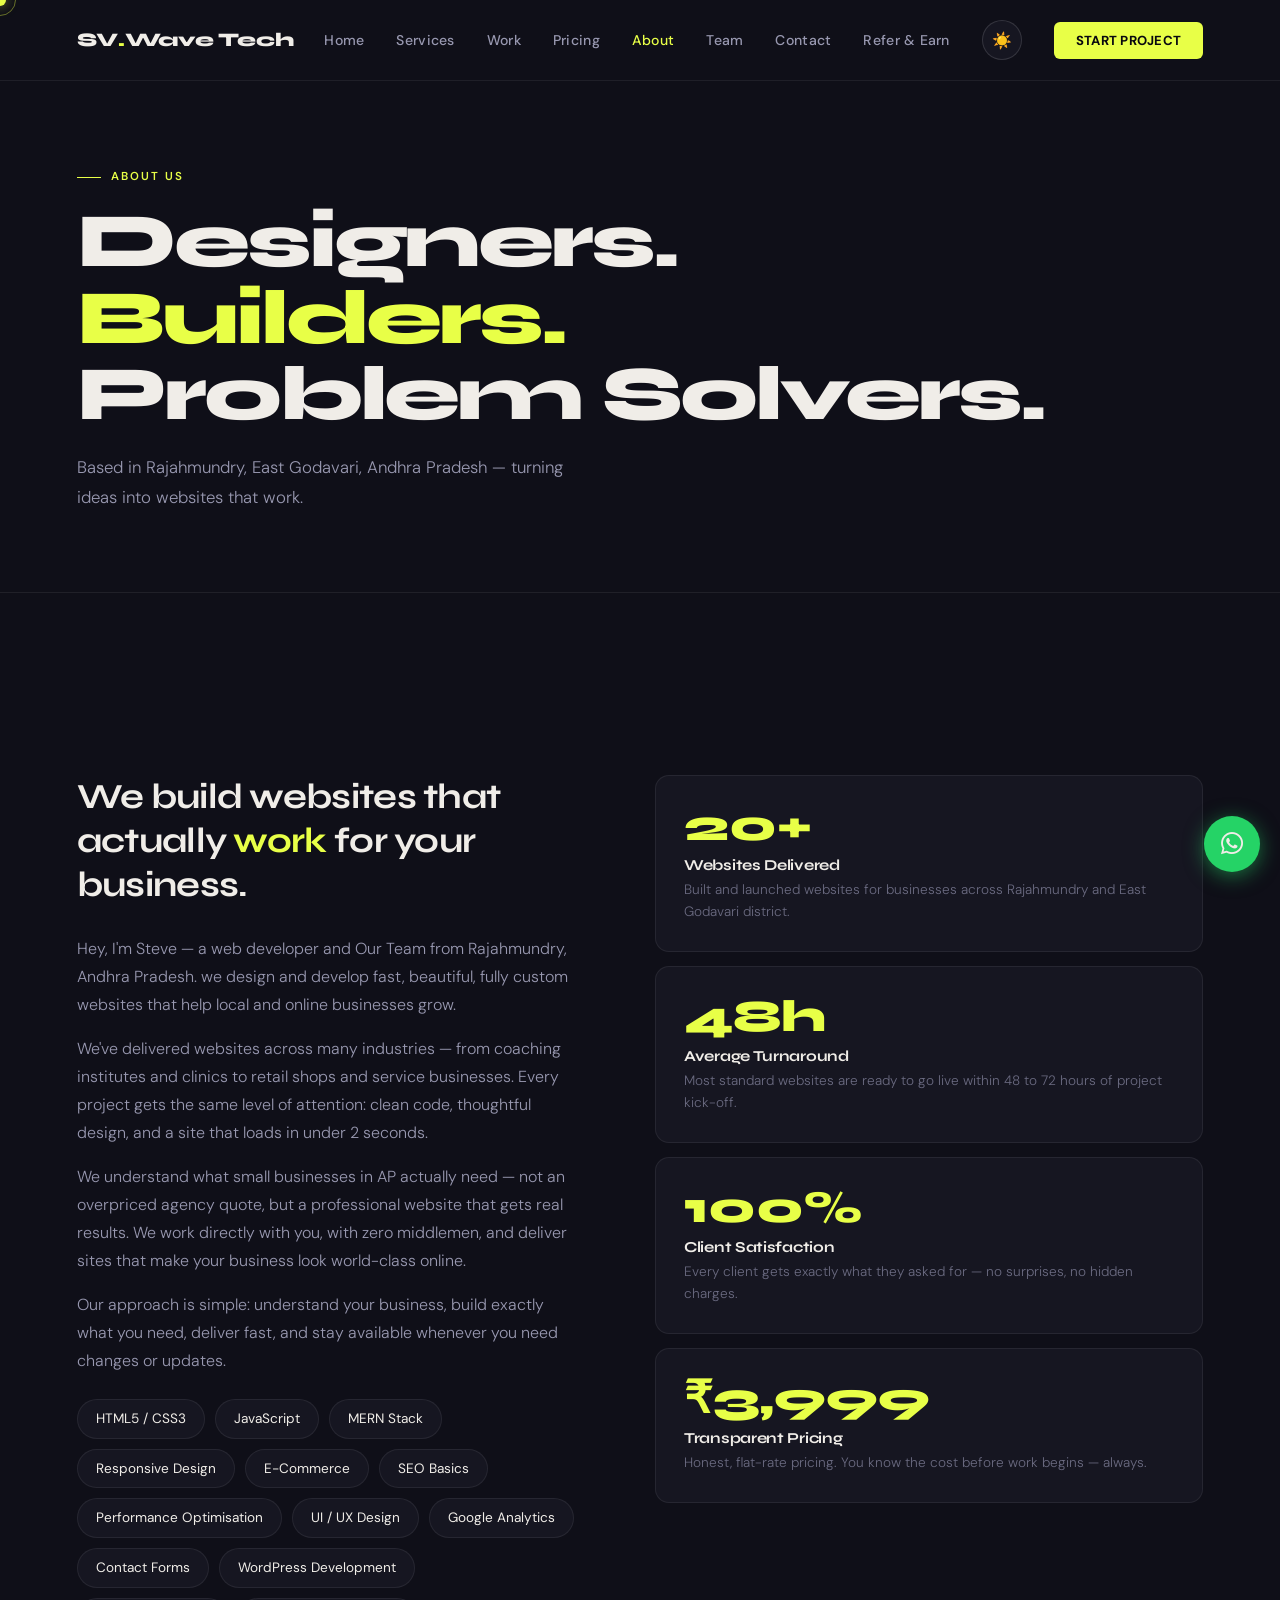
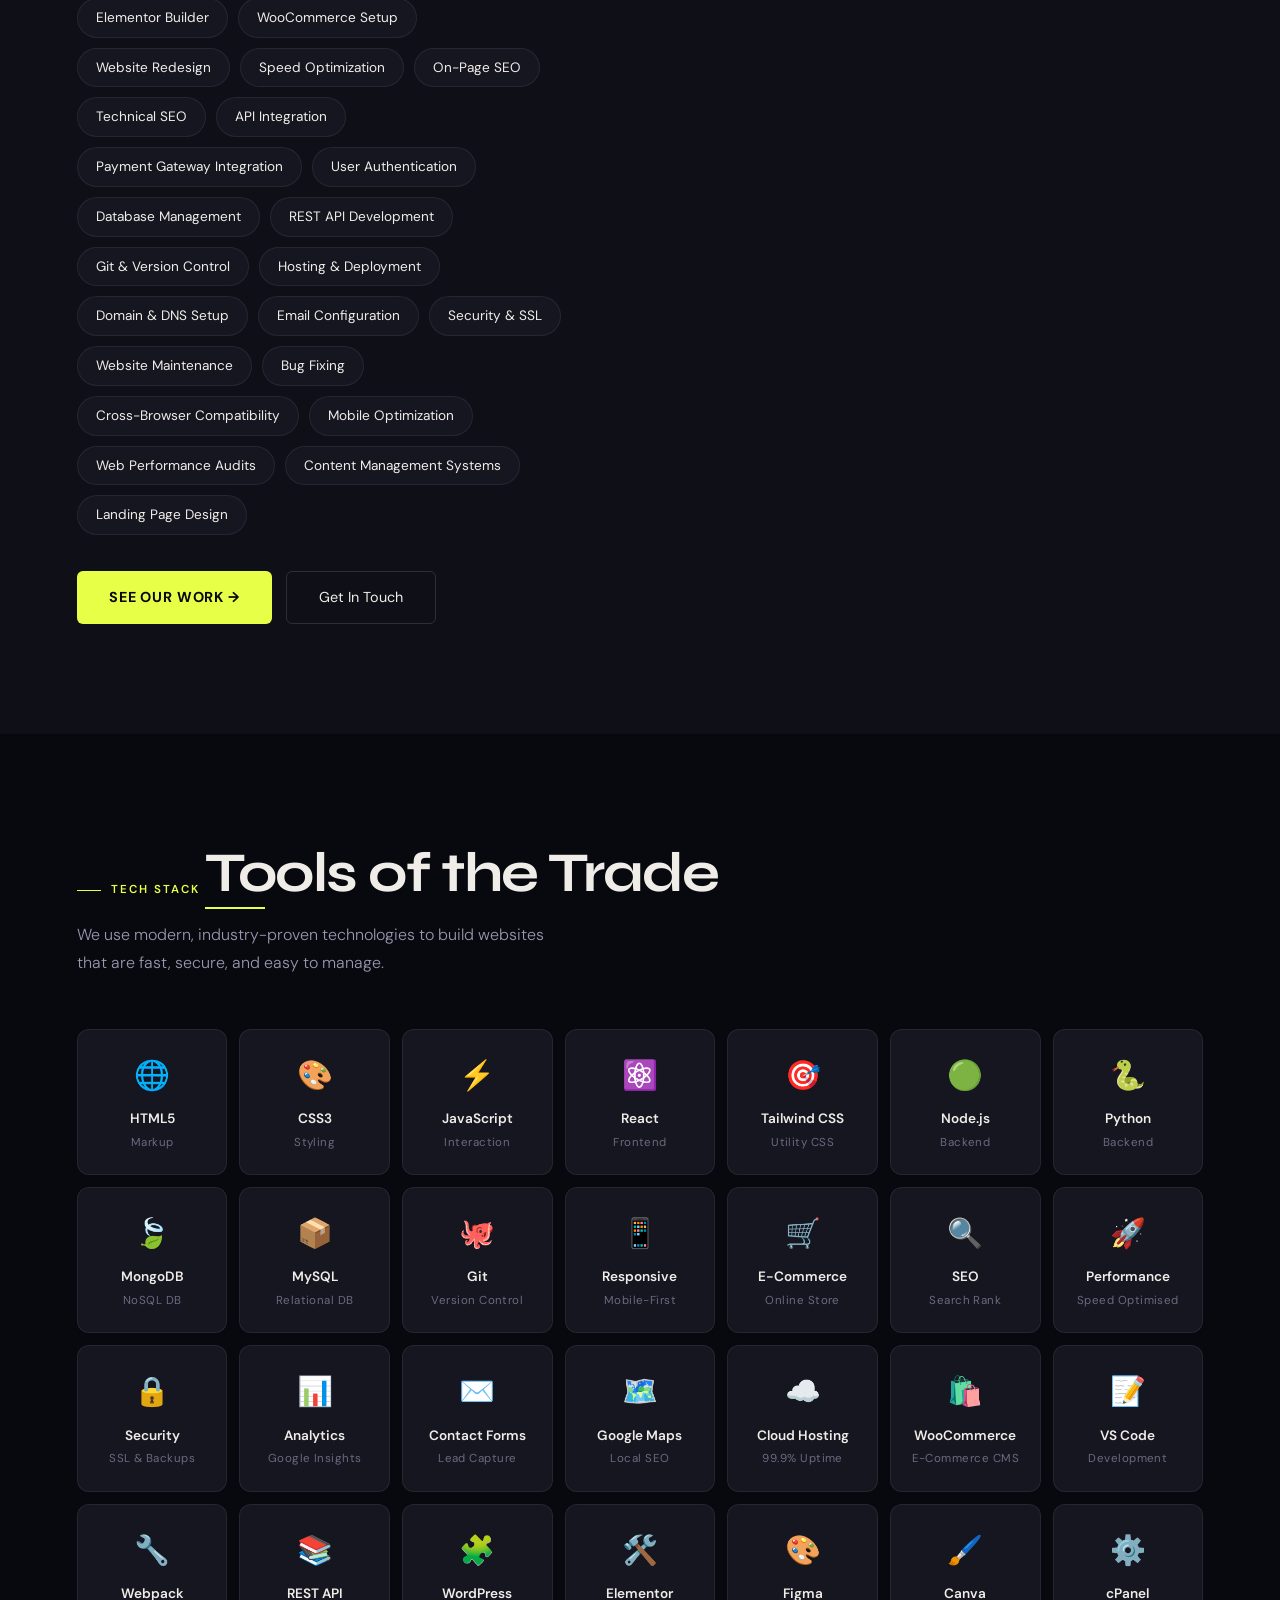
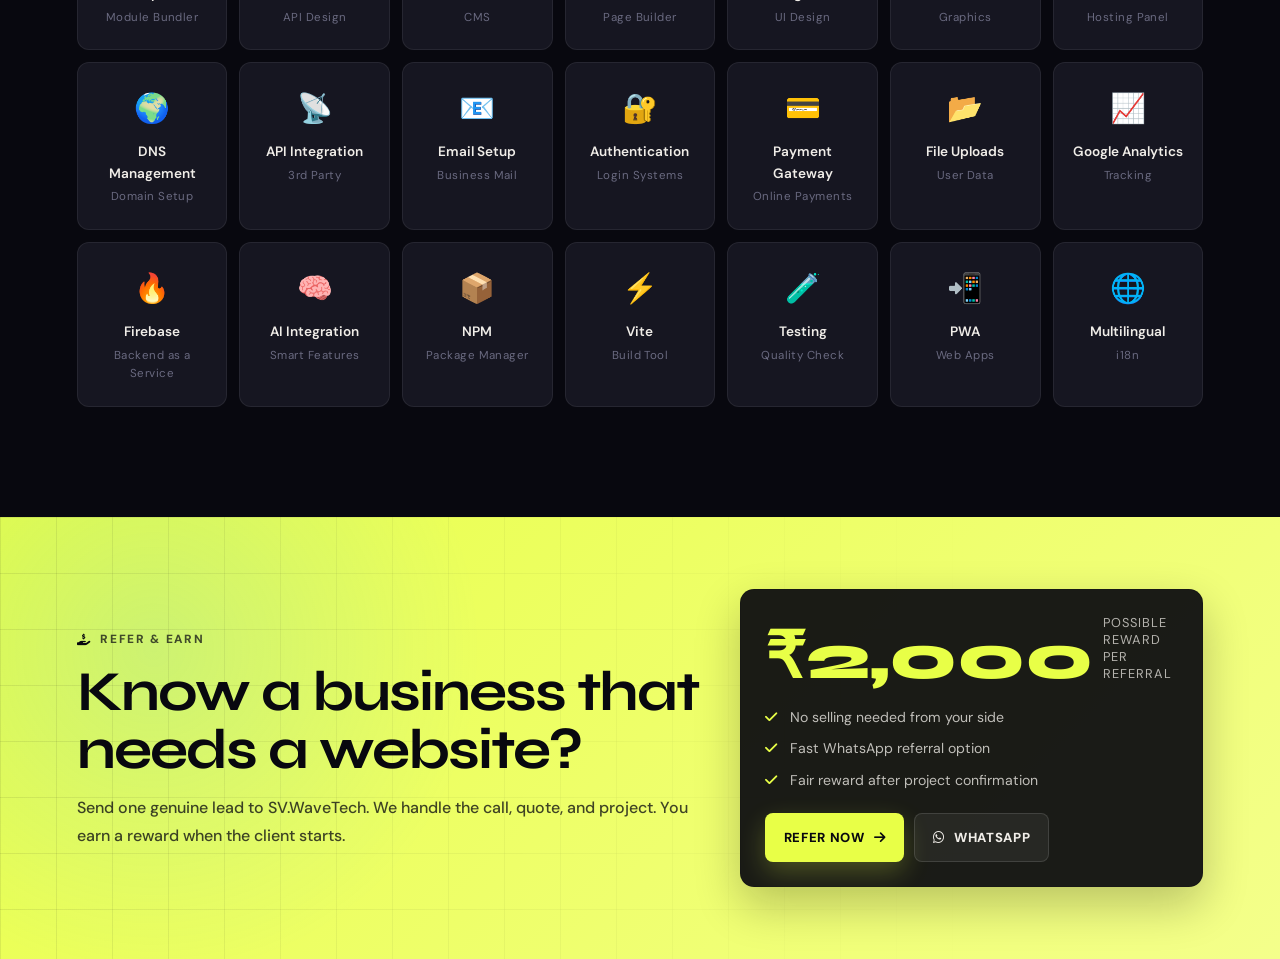
<file: about.html>
<!DOCTYPE html>
<html lang="en">
<!--
  ============================================================
  PAGE: About (about.html)
  DESCRIPTION: Personal bio, skills, tech stack, and background.
  STYLES: css/style.css
  SCRIPTS: js/main.js
  ============================================================
-->
<head>
  <meta charset="UTF-8" />
  <meta name="viewport" content="width=device-width, initial-scale=1.0" />
  <title>About SV.WaveTech — Professional Web & Digital Agency</title>
  <link rel="stylesheet" href="css/style.css" />
  <link rel="stylesheet" href="https://cdnjs.cloudflare.com/ajax/libs/font-awesome/6.5.0/css/all.min.css"/>
  <style>
    /* ── ABOUT LAYOUT ── */
    .about-layout {
      display: grid;
      grid-template-columns: 1fr 1.1fr;
      gap: 80px;
      align-items: start;
      margin-top: 72px;
    }

    /* Left column: bio text */
    .about-left .big-quote {
      font-family: 'Syne', sans-serif;
      font-size: clamp(1.5rem, 3vw, 2.2rem);
      font-weight: 700;
      line-height: 1.25;
      letter-spacing: -0.02em;
      margin-bottom: 28px;
      color: var(--text);
    }
    .about-left .big-quote em {
      color: var(--accent);
      font-style: normal;
    }
    .about-left p {
      margin-bottom: 16px;
    }

    /* Right column: stat cards (sticky so they stay visible while scrolling) */
    .about-right {
      position: sticky;
      top: 110px;
      display: flex;
      flex-direction: column;
      gap: 14px;
    }
    .stat-card {
      background: var(--bg3);
      border: 1px solid var(--border);
      border-radius: 14px;
      padding: 28px;
      transition: border-color 0.3s;
    }
    .stat-card:hover {
      border-color: var(--border2);
    }
    .stat-card .num {
      font-family: 'Syne', sans-serif;
      font-size: 2.8rem;
      font-weight: 800;
      color: var(--accent);
      line-height: 1;
      margin-bottom: 8px;
    }
    .stat-card h4 {
      font-size: 0.95rem;
      font-weight: 700;
      margin-bottom: 6px;
      color: var(--text);
    }
    .stat-card p {
      font-size: 0.85rem;
      color: var(--muted);
      line-height: 1.6;
    }

    /* ── TECH STACK GRID ── */
    .stack-grid {
      display: grid;
      grid-template-columns: repeat(auto-fill, minmax(150px, 1fr));
      gap: 12px;
      margin-top: 52px;
    }
    .stack-card {
      background: var(--bg3);
      border: 1px solid var(--border);
      border-radius: 12px;
      padding: 22px 18px;
      text-align: center;
      transition: border-color 0.3s, transform 0.3s, background 0.3s;
    }
    .stack-card:hover {
      border-color: rgba(232,255,71,0.3);
      transform: translateY(-4px);
      background: var(--bg4);
    }
    .stack-card .s-icon { font-size: 1.8rem; margin-bottom: 10px; }
    .stack-card .s-name { font-size: 0.85rem; font-weight: 600; color: var(--text); margin-bottom: 4px; }
    .stack-card .s-type { font-size: 0.72rem; color: var(--muted); letter-spacing: 0.04em; }

    /* ── SKILLS PILLS ── */
    .skills-pills {
      display: flex;
      flex-wrap: wrap;
      gap: 10px;
      margin-top: 24px;
    }
    .skill-pill {
      background: var(--bg3);
      border: 1px solid var(--border);
      color: var(--text);
      padding: 8px 18px;
      border-radius: 100px;
      font-size: 0.85rem;
      transition: border-color 0.2s, color 0.2s;
    }
    .skill-pill:hover {
      border-color: var(--accent);
      color: var(--accent);
    }

   

    /* ── RESPONSIVE ── */
    @media (max-width: 900px) {
      .contact-layout { grid-template-columns: 1fr; gap: 44px; }
      .form-row { grid-template-columns: 1fr; }
      .footer-top { grid-template-columns: 1fr; gap: 36px; }
    }
    @media (max-width: 500px) {
      .action-btns { grid-template-columns: 1fr; }
      .social-row { gap: 8px; }
      .social-btn { padding: 9px 14px; font-size: 0.78rem; }
    }


    @media (max-width: 900px) {
      .about-layout { grid-template-columns: 1fr; gap: 48px; }
      .about-right  { position: static; }
    }
  </style>
</head>
<body>

   <!-- ── FLOATING WHATSAPP BUTTON ── -->
<a href="https://wa.me/919492205132?text=Hi , I’m interested in getting a professional website built. Can you share details?"
   class="float-wa" target="_blank" title="Chat on WhatsApp">
  <i class="fa-brands fa-whatsapp"></i>
</a>

<style>
.float-wa  {
  position: fixed;
  bottom: 100px;        /* sits above the mobile bottom nav */
  right: 20px;
  width: 56px;
  height: 56px;
  background: #25D366;
  border-radius: 50%;
  display: flex;
  align-items: center;
  justify-content: center;
  font-size: 1.6rem;
  text-decoration: none;
  z-index: 998;
  box-shadow: 0 4px 20px rgba(37,211,102,0.5);
  animation: waPulse 2s ease-in-out infinite;
  transition: transform 0.2s, box-shadow 0.2s;
}
.float-wa:hover {
  transform: scale(1.12);
  box-shadow: 0 6px 28px rgba(37,211,102,0.7);
}
@keyframes waPulse {
  0%,100% { box-shadow: 0 4px 20px rgba(37,211,102,0.5); }
  50%      { box-shadow: 0 4px 32px rgba(37,211,102,0.85); }
}

/* On desktop — position a bit lower since no bottom nav */
@media (min-width: 961px) {
  .float-wa { bottom: 28px; }
}
</style>

  <!-- Custom cursor elements -->
  <div class="cursor-ball" id="cursorBall"></div>
  <div class="cursor-trail" id="cursorTrail"></div>

  <!-- NAV -->
  <nav class="navbar" id="navbar">
    <a href="index.html" class="nav-logo">SV<span>.</span>Wave Tech</a>
    <ul class="nav-links">
      <li><a href="index.html" >Home</a></li>
      <li><a href="services.html">Services</a></li>
      <li><a href="portfolio.html">Work</a></li>
      <li><a href="pricing.html">Pricing</a></li>
      <li><a href="about.html" class="active">About</a></li>
      <li><a href="team.html">Team</a></li>
      <li><a href="contact.html">Contact</a></li>
      <li><a href="refer.html">Refer & Earn</a></li>
      <li><button class="theme-toggle" id="themeToggle">☀️</button></li>
      <li><a href="contact.html" class="nav-hire">Start Project</a></li>
    </ul>
    <div class="mobile-controls">
      <button class="theme-toggle" id="themeToggleMobile">☀️</button>
      <div class="hamburger" id="hamburger"><span></span><span></span><span></span></div>
    </div>
  </nav>

  <div class="mobile-nav" id="mobileNav">
    <button class="mobile-close" id="mobileClose">✕</button>
    <a href="index.html">Home</a>
    <a href="services.html">Services</a>
    <a href="portfolio.html">Work</a>
    <a href="pricing.html">Pricing</a>
    <a href="about.html">About</a>
    <a href="team.html">Team</a>
    <a href="contact.html">Contact</a>
    <a href="refer.html">Refer & Earn</a>
    <a href="contact.html" style="color:var(--accent)">Start Project →</a>
  </div>


  <!-- ── PAGE HERO ── -->
  <div class="page-hero">
    <div class="section-tag">About Us</div>
    <h1>Designers.<br><span style="color:var(--accent)">Builders.</span><br>Problem Solvers.</h1>
    <p>Based in Rajahmundry, East Godavari, Andhra Pradesh — turning ideas into websites that work.</p>
  </div>


  <!-- ── ABOUT BIO SECTION ── -->
  <section class="section section-alt">
    <div class="about-layout">

      <!-- Left: Bio text -->
      <div class="about-left reveal-left">
        <div class="big-quote">
          We build websites that actually <em>work</em> for your business.
        </div>

        <p>
          Hey, I'm Steve — a web developer and Our Team from Rajahmundry, Andhra Pradesh.
          we design and develop fast, beautiful, fully custom websites that help
          local and online businesses grow.
        </p>
        <p>
          We've delivered websites across many industries — from coaching institutes
          and clinics to retail shops and service businesses. Every project gets the
          same level of attention: clean code, thoughtful design, and a site that
          loads in under 2 seconds.
        </p>
        <p>
          We understand what small businesses in AP actually need — not an overpriced
          agency quote, but a professional website that gets real results. We work
          directly with you, with zero middlemen, and deliver sites that make your
          business look world-class online.
        </p>
        <p>
          Our approach is simple: understand your business, build exactly what you need,
          deliver fast, and stay available whenever you need changes or updates.
        </p>

        <!-- Skill pills -->
        <div class="skills-pills">
          <span class="skill-pill">HTML5 / CSS3</span>
          <span class="skill-pill">JavaScript</span>
          <span class="skill-pill">MERN Stack</span>
          <span class="skill-pill">Responsive Design</span>
          <span class="skill-pill">E-Commerce</span>
          <span class="skill-pill">SEO Basics</span>
          <span class="skill-pill">Performance Optimisation</span>
          <span class="skill-pill">UI / UX Design</span>
          <span class="skill-pill">Google Analytics</span>
          <span class="skill-pill">Contact Forms</span>
          <span class="skill-pill">WordPress Development</span>
          <span class="skill-pill">Elementor Builder</span>
          <span class="skill-pill">WooCommerce Setup</span>
          <span class="skill-pill">Website Redesign</span>
          <span class="skill-pill">Speed Optimization</span>
          <span class="skill-pill">On-Page SEO</span>
          <span class="skill-pill">Technical SEO</span>
          <span class="skill-pill">API Integration</span>
          <span class="skill-pill">Payment Gateway Integration</span>
          <span class="skill-pill">User Authentication</span>
          <span class="skill-pill">Database Management</span>
          <span class="skill-pill">REST API Development</span>
          <span class="skill-pill">Git & Version Control</span>
          <span class="skill-pill">Hosting & Deployment</span>
          <span class="skill-pill">Domain & DNS Setup</span>
          <span class="skill-pill">Email Configuration</span>
          <span class="skill-pill">Security & SSL</span>
          <span class="skill-pill">Website Maintenance</span>
          <span class="skill-pill">Bug Fixing</span>
          <span class="skill-pill">Cross-Browser Compatibility</span>
          <span class="skill-pill">Mobile Optimization</span>
          <span class="skill-pill">Web Performance Audits</span>
          <span class="skill-pill">Content Management Systems</span>
          <span class="skill-pill">Landing Page Design</span>
        </div>
          
        <div style="margin-top:36px; display:flex; gap:14px; flex-wrap:wrap;">
          <a href="portfolio.html" class="btn-primary">See Our Work →</a>
          <a href="contact.html"   class="btn-ghost">Get In Touch</a>
        </div>
      </div>

      <!-- Right: Stats cards (sticky) -->
      <div class="about-right reveal delay-2">
        <div class="stat-card">
          <div class="num">20+</div>
          <h4>Websites Delivered</h4>
          <p>Built and launched websites for businesses across Rajahmundry and East Godavari district.</p>
        </div>
        <div class="stat-card">
          <div class="num">48h</div>
          <h4>Average Turnaround</h4>
          <p>Most standard websites are ready to go live within 48 to 72 hours of project kick-off.</p>
        </div>
        <div class="stat-card">
          <div class="num">100%</div>
          <h4>Client Satisfaction</h4>
          <p>Every client gets exactly what they asked for — no surprises, no hidden charges.</p>
        </div>
        <div class="stat-card">
          <div class="num">₹3,999</div>
          <h4>Transparent Pricing</h4>
          <p>Honest, flat-rate pricing. You know the cost before work begins — always.</p>
        </div>
      </div>
    </div>
  </section>


  <!-- ── TECH STACK SECTION ── -->
  <section class="section">
    <div class="reveal">
      <div class="section-tag">Tech Stack</div>
      <h2 class="section-title">Tools of the Trade</h2>
      <p class="section-sub">We use modern, industry-proven technologies to build websites that are fast, secure, and easy to manage.</p>
    </div>

    <div class="stack-grid reveal delay-2">
      <div class="stack-card"><div class="s-icon">🌐</div><div class="s-name">HTML5</div><div class="s-type">Markup</div></div>
      <div class="stack-card"><div class="s-icon">🎨</div><div class="s-name">CSS3</div><div class="s-type">Styling</div></div>
      <div class="stack-card"><div class="s-icon">⚡</div><div class="s-name">JavaScript</div><div class="s-type">Interaction</div></div>
      <div class="stack-card"><div class="s-icon">⚛️</div><div class="s-name">React</div><div class="s-type">Frontend</div></div>
      <div class="stack-card"><div class="s-icon">🎯</div><div class="s-name">Tailwind CSS</div><div class="s-type">Utility CSS</div></div>
      <div class="stack-card"><div class="s-icon">🟢</div><div class="s-name">Node.js</div><div class="s-type">Backend</div></div>
      <div class="stack-card"><div class="s-icon">🐍</div><div class="s-name">Python</div><div class="s-type">Backend</div></div>
      <div class="stack-card"><div class="s-icon">🍃</div><div class="s-name">MongoDB</div><div class="s-type">NoSQL DB</div></div>
      <div class="stack-card"><div class="s-icon">📦</div><div class="s-name">MySQL</div><div class="s-type">Relational DB</div></div>
      <div class="stack-card"><div class="s-icon">🐙</div><div class="s-name">Git</div><div class="s-type">Version Control</div></div>
      <div class="stack-card"><div class="s-icon">📱</div><div class="s-name">Responsive</div><div class="s-type">Mobile-First</div></div>
      <div class="stack-card"><div class="s-icon">🛒</div><div class="s-name">E-Commerce</div><div class="s-type">Online Store</div></div>
      <div class="stack-card"><div class="s-icon">🔍</div><div class="s-name">SEO</div><div class="s-type">Search Rank</div></div>
      <div class="stack-card"><div class="s-icon">🚀</div><div class="s-name">Performance</div><div class="s-type">Speed Optimised</div></div>
      <div class="stack-card"><div class="s-icon">🔒</div><div class="s-name">Security</div><div class="s-type">SSL & Backups</div></div>
      <div class="stack-card"><div class="s-icon">📊</div><div class="s-name">Analytics</div><div class="s-type">Google Insights</div></div>
      <div class="stack-card"><div class="s-icon">✉️</div><div class="s-name">Contact Forms</div><div class="s-type">Lead Capture</div></div>
      <div class="stack-card"><div class="s-icon">🗺️</div><div class="s-name">Google Maps</div><div class="s-type">Local SEO</div></div>
      <div class="stack-card"><div class="s-icon">☁️</div><div class="s-name">Cloud Hosting</div><div class="s-type">99.9% Uptime</div></div>
      <div class="stack-card"><div class="s-icon">🛍️</div><div class="s-name">WooCommerce</div><div class="s-type">E-Commerce CMS</div></div>
      <div class="stack-card"><div class="s-icon">📝</div><div class="s-name">VS Code</div><div class="s-type">Development</div></div>
      <div class="stack-card"><div class="s-icon">🔧</div><div class="s-name">Webpack</div><div class="s-type">Module Bundler</div></div>
      <div class="stack-card"><div class="s-icon">📚</div><div class="s-name">REST API</div><div class="s-type">API Design</div></div>
      <div class="stack-card"><div class="s-icon">🧩</div><div class="s-name">WordPress</div><div class="s-type">CMS</div></div>
      <div class="stack-card"><div class="s-icon">🛠️</div><div class="s-name">Elementor</div><div class="s-type">Page Builder</div></div>
      <div class="stack-card"><div class="s-icon">🎨</div><div class="s-name">Figma</div><div class="s-type">UI Design</div></div>
      <div class="stack-card"><div class="s-icon">🖌️</div><div class="s-name">Canva</div><div class="s-type">Graphics</div></div>
      <div class="stack-card"><div class="s-icon">⚙️</div><div class="s-name">cPanel</div><div class="s-type">Hosting Panel</div></div>
      <div class="stack-card"><div class="s-icon">🌍</div><div class="s-name">DNS Management</div><div class="s-type">Domain Setup</div></div>
      <div class="stack-card"><div class="s-icon">📡</div><div class="s-name">API Integration</div><div class="s-type">3rd Party</div></div>
      <div class="stack-card"><div class="s-icon">📧</div><div class="s-name">Email Setup</div><div class="s-type">Business Mail</div></div>
      <div class="stack-card"><div class="s-icon">🔐</div><div class="s-name">Authentication</div><div class="s-type">Login Systems</div></div>
      <div class="stack-card"><div class="s-icon">💳</div><div class="s-name">Payment Gateway</div><div class="s-type">Online Payments</div></div>
      <div class="stack-card"><div class="s-icon">📂</div><div class="s-name">File Uploads</div><div class="s-type">User Data</div></div>
      <div class="stack-card"><div class="s-icon">📈</div><div class="s-name">Google Analytics</div><div class="s-type">Tracking</div></div>
      <div class="stack-card"><div class="s-icon">🔥</div><div class="s-name">Firebase</div><div class="s-type">Backend as a Service</div></div>
      <div class="stack-card"><div class="s-icon">🧠</div><div class="s-name">AI Integration</div><div class="s-type">Smart Features</div></div>
      <div class="stack-card"><div class="s-icon">📦</div><div class="s-name">NPM</div><div class="s-type">Package Manager</div></div>
      <div class="stack-card"><div class="s-icon">⚡</div><div class="s-name">Vite</div><div class="s-type">Build Tool</div></div>
      <div class="stack-card"><div class="s-icon">🧪</div><div class="s-name">Testing</div><div class="s-type">Quality Check</div></div>
      <div class="stack-card"><div class="s-icon">📲</div><div class="s-name">PWA</div><div class="s-type">Web Apps</div></div>
      <div class="stack-card"><div class="s-icon">🌐</div><div class="s-name">Multilingual</div><div class="s-type">i18n</div></div>
    </div>
  </section>
  <section class="refer-cta-section reveal" aria-labelledby="referCtaTitle">
    <div class="refer-cta-inner">
      <div>
        <div class="refer-cta-eyebrow"><i class="fa-solid fa-hand-holding-dollar"></i> Refer & Earn</div>
        <h2 class="refer-cta-title" id="referCtaTitle">Know a business that needs a website?</h2>
        <p class="refer-cta-text">Send one genuine lead to SV.WaveTech. We handle the call, quote, and project. You earn a reward when the client starts.</p>
      </div>
      <div class="refer-cta-card">
        <div class="refer-cta-reward">
          <div class="refer-cta-amount">₹2,000</div>
          <div class="refer-cta-label">Possible reward<br/>per referral</div>
        </div>
        <ul class="refer-cta-points">
          <li><i class="fa-solid fa-check"></i> No selling needed from your side</li>
          <li><i class="fa-solid fa-check"></i> Fast WhatsApp referral option</li>
          <li><i class="fa-solid fa-check"></i> Fair reward after project confirmation</li>
        </ul>
        <div class="refer-cta-actions">
          <a href="refer.html" class="refer-cta-btn primary">Refer Now <i class="fa-solid fa-arrow-right"></i></a>
          <button class="refer-cta-btn ghost" type="button" onclick="startReferralWhatsApp()"><i class="fa-brands fa-whatsapp"></i> WhatsApp</button>
        </div>
      </div>
    </div>
  </section>

   

  <div class="toast" id="toast"><div class="toast-dot"></div><span id="toastText"></span></div>

  <!-- MOBILE BOTTOM NAV -->
  <nav class="mob-bottom-nav" id="mobBottomNav">
    <ul>
      <li><a href="index.html"><span class="bn-icon"><i class="fa-solid fa-house"></i></span>Home</a></li>
      <li><a href="portfolio.html"><span class="bn-icon"><i class="fa-solid fa-briefcase"></i></span>Work</a></li>
      <li><a href="services.html"><span class="bn-icon"><i class="fa-solid fa-bolt"></i></span>Services</a></li>
      <li><a href="pricing.html"><span class="bn-icon"><i class="fa-solid fa-coins"></i></span>Pricing</a></li>
      <li><a href="refer.html"><span class="bn-icon"><i class="fa-solid fa-hand-holding-dollar"></i></span>Earn</a></li>
      <li><a href="contact.html"><span class="bn-icon"><i class="fa-solid fa-phone"></i></span>Contact</a></li>
    </ul>
  </nav>


  <script src="js/main.js"></script>

  <script>
    // Theme toggle handled by initAllThemeToggles() in main.js — no extra script needed
  </script>

</html>
</file>
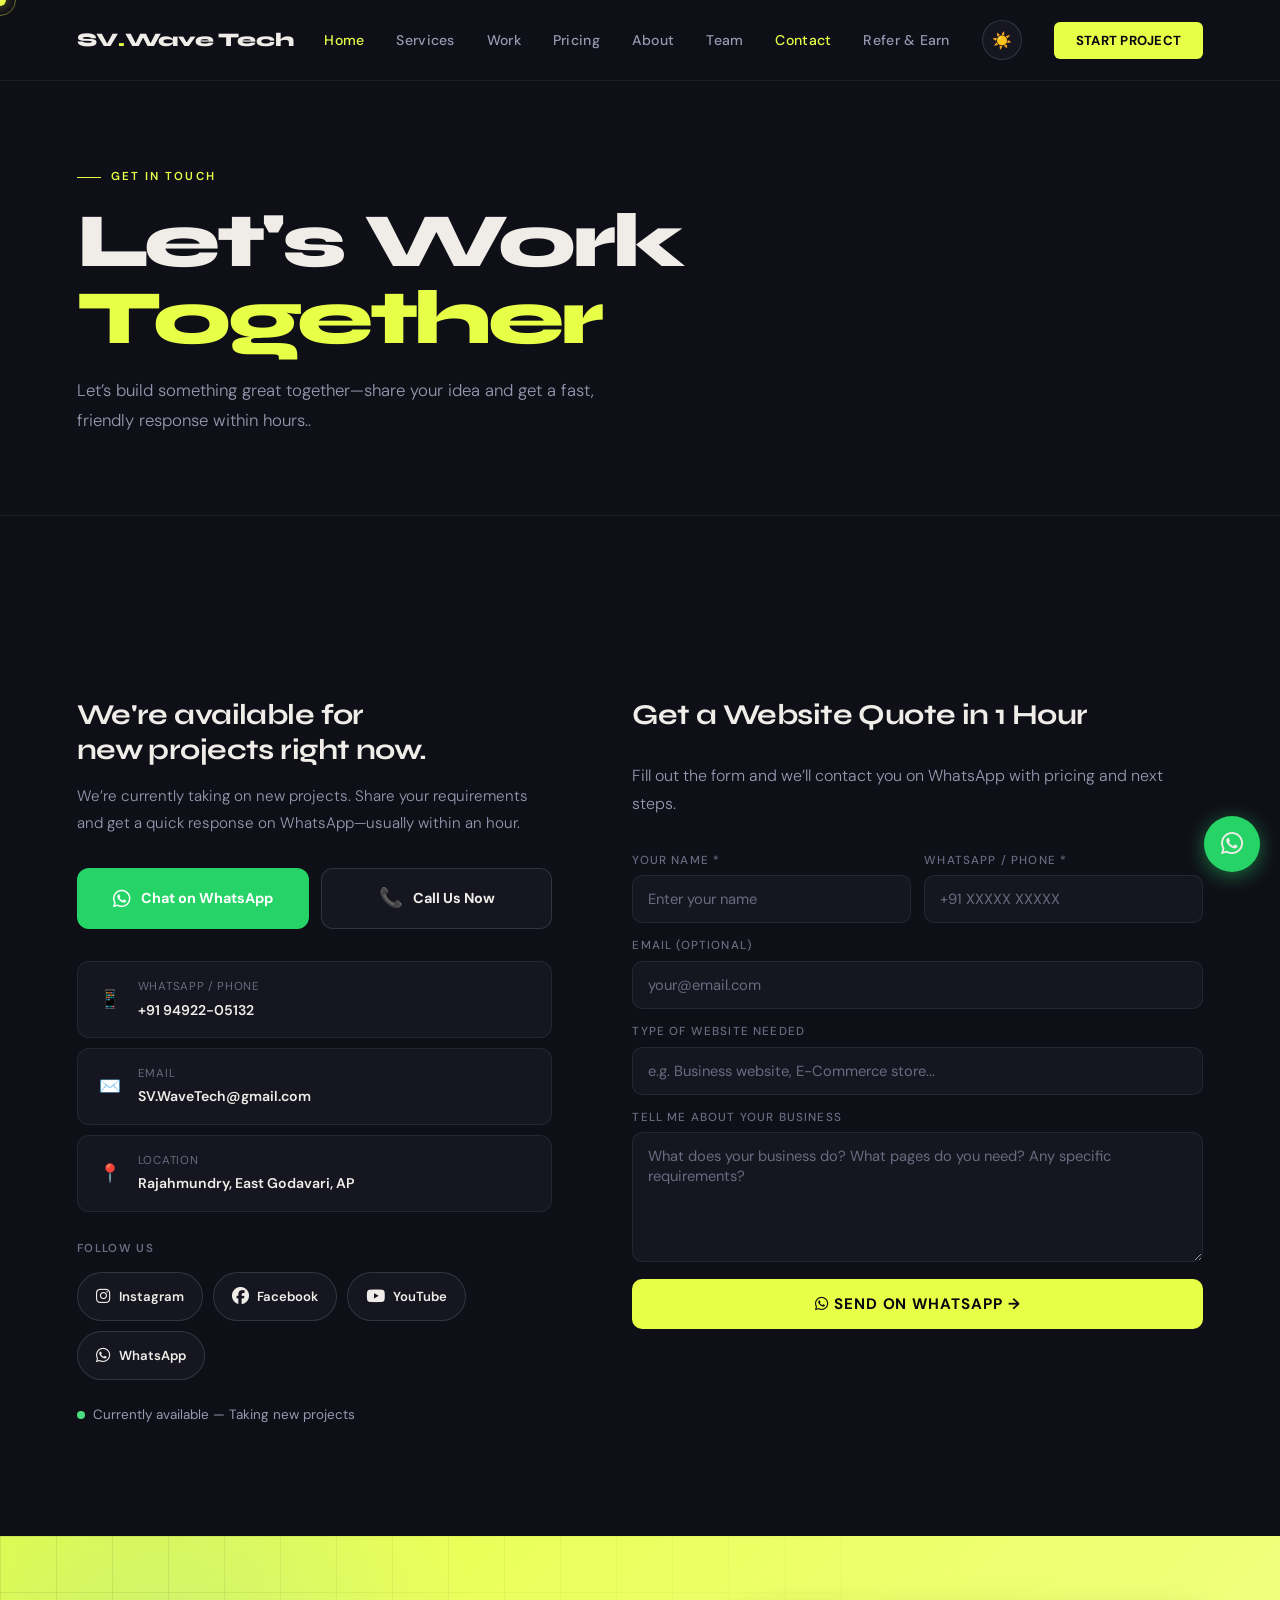
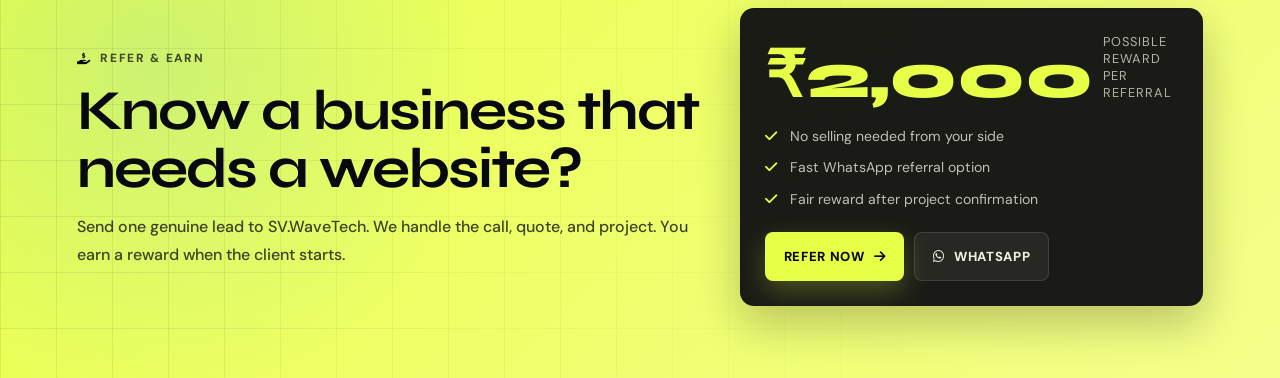
<file: contact.html>
<!DOCTYPE html>
<html lang="en">
<!--
  ============================================================
  PAGE: Contact (contact.html)
  DESCRIPTION: Contact form + WhatsApp/call/social links.
  
  TO UPDATE YOUR SOCIAL LINKS:
    - Instagram : Already set → https://www.instagram.com/sv_wavetech/
    - Facebook  : Search "YOUR_FACEBOOK_LINK" and replace
    - YouTube   : Search "YOUR_YOUTUBE_LINK" and replace
    - WhatsApp  : Search "818179845326" and replace with your number
    - Phone     : Search "918179845326" and replace with your number
  ============================================================
-->
<head>
  <meta charset="UTF-8"/>
  <meta name="viewport" content="width=device-width, initial-scale=1.0, maximum-scale=1.0, user-scalable=no, viewport-fit=cover"/>
  <title>Contact SV.WaveTech — Get Your Website Built</title>
  <link rel="stylesheet" href="css/style.css"/>
  <link rel="stylesheet" href="https://cdnjs.cloudflare.com/ajax/libs/font-awesome/6.5.0/css/all.min.css"/>
  <style>

    /* ── CONTACT LAYOUT ── */
    .contact-layout {
      display: grid;
      grid-template-columns: 1fr 1.2fr;
      gap: 64px;
      margin-top: 56px;
      align-items: start;
    }

    /* ── LEFT SIDE ── */
    .contact-info h3 {
      font-size: 1.6rem;
      font-weight: 800;
      line-height: 1.2;
      margin-bottom: 12px;
      color: var(--text);
    }
    .contact-info > p {
      margin-bottom: 28px;
      font-size: 0.95rem;
    }

    /* Contact detail cards */
    .contact-items { display: flex; flex-direction: column; gap: 10px; margin-bottom: 28px; }
    .contact-item {
      display: flex; align-items: center; gap: 14px;
      padding: 16px 18px;
      background: var(--bg3); border: 1px solid var(--border);
      border-radius: 12px; text-decoration: none; color: var(--text);
      font-size: 0.9rem;
      transition: border-color 0.2s, background 0.2s, transform 0.2s;
    }
    .contact-item:hover {
      border-color: rgba(232,255,71,0.35);
      background: rgba(232,255,71,0.03);
      transform: translateX(4px);
    }
    .contact-item .ci-icon { font-size: 1.1rem; width: 28px; text-align: center; flex-shrink: 0; }
    .contact-item .ci-label { color: var(--muted); font-size: 0.72rem; margin-bottom: 2px; text-transform: uppercase; letter-spacing: 0.06em; }
    .contact-item .ci-value { font-weight: 600; font-size: 0.88rem; }

    /* ── ACTION BUTTONS (WhatsApp + Call) ── */
    .action-btns {
      display: grid;
      grid-template-columns: 1fr 1fr;
      gap: 12px;
      margin-bottom: 32px;
    }

    /* WhatsApp button — green */
    .btn-whatsapp {
      display: flex; align-items: center; justify-content: center; gap: 10px;
      background: #25d366; color: #fff;
      padding: 14px 20px; border-radius: 12px;
      font-weight: 700; font-size: 0.9rem;
      text-decoration: none;
      transition: transform 0.2s, box-shadow 0.2s;
      position: relative; overflow: hidden;
    }
    .btn-whatsapp::before {
      content: '';
      position: absolute; inset: 0;
      background: rgba(255,255,255,0.1);
      transform: translateX(-100%);
      transition: transform 0.3s;
    }
    .btn-whatsapp:hover::before { transform: translateX(0); }
    .btn-whatsapp:hover {
      transform: translateY(-3px);
      box-shadow: 0 10px 28px rgba(37,211,102,0.4);
    }
    .btn-whatsapp .btn-icon { font-size: 1.25rem; }

    /* Call button — accent */
    .btn-call {
      display: flex; align-items: center; justify-content: center; gap: 10px;
      background: var(--bg3); color: var(--text);
      border: 1.5px solid var(--border2);
      padding: 14px 20px; border-radius: 12px;
      font-weight: 700; font-size: 0.9rem;
      text-decoration: none;
      transition: transform 0.2s, box-shadow 0.2s, border-color 0.2s, background 0.2s;
      position: relative; overflow: hidden;
    }
    .btn-call:hover {
      transform: translateY(-3px);
      border-color: var(--accent);
      background: rgba(232,255,71,0.06);
      box-shadow: 0 10px 28px rgba(232,255,71,0.15);
    }
    .btn-call .btn-icon {
      font-size: 1.2rem;
      animation: ringPhone 2.5s ease-in-out infinite;
    }
    @keyframes ringPhone {
      0%, 100% { transform: rotate(0deg); }
      10%       { transform: rotate(-15deg); }
      20%       { transform: rotate(15deg); }
      30%       { transform: rotate(-10deg); }
      40%       { transform: rotate(10deg); }
      50%       { transform: rotate(0deg); }
    }

    /* ── SOCIAL MEDIA ROW ── */
    .social-section { margin-bottom: 24px; }
    .social-label {
      font-size: 0.72rem;
      text-transform: uppercase;
      letter-spacing: 0.12em;
      color: var(--muted);
      font-weight: 600;
      margin-bottom: 14px;
    }
    .social-row {
      display: flex;
      gap: 10px;
      flex-wrap: wrap;
    }
    .social-btn {
      display: flex; align-items: center; gap: 8px;
      padding: 10px 18px; border-radius: 100px;
      font-size: 0.82rem; font-weight: 600;
      text-decoration: none;
      border: 1px solid var(--border2);
      background: var(--bg3);
      color: var(--text);
      transition: transform 0.2s, box-shadow 0.2s, border-color 0.2s, background 0.2s;
      white-space: nowrap;
    }
    .social-btn:hover { transform: translateY(-3px); }
    .social-btn .s-icon { font-size: 1.05rem; }

    /* Each platform color on hover */
    .social-btn.insta:hover  { background: linear-gradient(135deg,#f09433,#e6683c,#dc2743,#cc2366,#bc1888); border-color: transparent; color: #fff; box-shadow: 0 8px 24px rgba(220,39,67,0.4); }
    .social-btn.fb:hover     { background: #1877F2; border-color: transparent; color: #fff; box-shadow: 0 8px 24px rgba(24,119,242,0.4); }
    .social-btn.yt:hover     { background: #FF0000; border-color: transparent; color: #fff; box-shadow: 0 8px 24px rgba(255,0,0,0.4); }
    .social-btn.wa:hover     { background: #25D366; border-color: transparent; color: #fff; box-shadow: 0 8px 24px rgba(37,211,102,0.4); }

    /* Availability dot */
    .availability-line {
      display: flex; align-items: center; gap: 8px;
      color: var(--muted2); font-size: 0.84rem;
    }
    .avail-dot {
      width: 8px; height: 8px;
      background: #4ade80; border-radius: 50%;
      animation: pulse 2s infinite; flex-shrink: 0;
    }
    @keyframes pulse {
      0%,100%{ opacity:1; transform:scale(1); }
      50%    { opacity:0.4; transform:scale(1.5); }
    }

    /* ── RIGHT SIDE: CONTACT FORM ── */
    .contact-form { display: flex; flex-direction: column; gap: 13px; }
    .contact-layout{display:grid;grid-template-columns:1fr 1.2fr;gap:80px;margin-top:72px;align-items:start}
    .contact-info h3{font-size:1.8rem;font-weight:700;line-height:1.2;margin-bottom:16px;color:var(--text)}
    .contact-form h3{font-size:1.8rem;font-weight:700;line-height:1.2;margin-bottom:16px;color:var(--text)}
    .contact-info>p{margin-bottom:32px}
    .contact-form>p{margin-bottom:20px}
    .form-row { display: grid; grid-template-columns: 1fr 1fr; gap: 13px; }
    .cf-field { display: flex; flex-direction: column; gap: 6px; }
    .cf-label {
      font-size: 0.73rem; text-transform: uppercase;
      letter-spacing: 0.1em; color: var(--muted); font-weight: 500;
    }
    .cf-input {
      background: var(--bg3); border: 1px solid var(--border);
      border-radius: 10px; padding: 13px 15px;
      color: var(--text); font-family: 'DM Sans', sans-serif;
      font-size: 0.92rem; outline: none; width: 100%;
      transition: border-color 0.2s, box-shadow 0.2s;
    }
    .cf-input:focus {
      border-color: rgba(232,255,71,0.4);
      box-shadow: 0 0 0 3px rgba(232,255,71,0.08);
    }
    .cf-input::placeholder { color: var(--muted); }
    textarea.cf-input { resize: vertical; min-height: 130px; }
    .cf-submit {
      background: var(--accent); color: #08080f;
      border: none; padding: 15px; border-radius: 10px;
      font-family: 'DM Sans', sans-serif; font-weight: 700;
      font-size: 0.95rem; cursor: pointer;
      text-transform: uppercase; letter-spacing: 0.06em;
      transition: transform 0.2s, box-shadow 0.2s;
      margin-top: 4px; position: relative; overflow: hidden;
    }
    .cf-submit:hover {
      transform: translateY(-2px);
      box-shadow: 0 10px 28px rgba(232,255,71,0.35);
    }
    .cf-submit:active { transform: scale(0.98); }

    

    /* ── RESPONSIVE ── */
    @media (max-width: 900px) {
      .contact-layout { grid-template-columns: 1fr; gap: 44px; }
      .form-row { grid-template-columns: 1fr; }
      .footer-top { grid-template-columns: 1fr; gap: 36px; }
    }
    @media (max-width: 500px) {
      .action-btns { grid-template-columns: 1fr; }
      .social-row { gap: 8px; }
      .social-btn { padding: 9px 14px; font-size: 0.78rem; }
    }
  </style>
</head>
<body>

  <!-- ── FLOATING WHATSAPP BUTTON ── -->
<a href="https://wa.me/919492205132?text=Hi , I’m interested in getting a professional website built. Can you share details?"
   class="float-wa" target="_blank" title="Chat on WhatsApp">
  <i class="fa-brands fa-whatsapp"></i>
</a>

<style>
.float-wa  {
  position: fixed;
  bottom: 100px;        /* sits above the mobile bottom nav */
  right: 20px;
  width: 56px;
  height: 56px;
  background: #25D366;
  border-radius: 50%;
  display: flex;
  align-items: center;
  justify-content: center;
  font-size: 1.6rem;
  text-decoration: none;
  z-index: 998;
  box-shadow: 0 4px 20px rgba(37,211,102,0.5);
  animation: waPulse 2s ease-in-out infinite;
  transition: transform 0.2s, box-shadow 0.2s;
}
.float-wa:hover {
  transform: scale(1.12);
  box-shadow: 0 6px 28px rgba(37,211,102,0.7);
}
@keyframes waPulse {
  0%,100% { box-shadow: 0 4px 20px rgba(37,211,102,0.5); }
  50%      { box-shadow: 0 4px 32px rgba(37,211,102,0.85); }
}

/* On desktop — position a bit lower since no bottom nav */
@media (min-width: 961px) {
  .float-wa { bottom: 28px; }
}
</style>

  <div class="cursor-ball"  id="cursorBall"></div>
  <div class="cursor-trail" id="cursorTrail"></div>

  <!-- NAV -->
  <nav class="navbar" id="navbar">
    <a href="index.html" class="nav-logo">SV<span>.</span>Wave Tech</a>
    <ul class="nav-links">
      <li><a href="index.html" class="active">Home</a></li>
      <li><a href="services.html">Services</a></li>
      <li><a href="portfolio.html">Work</a></li>
      <li><a href="pricing.html">Pricing</a></li>
      <li><a href="about.html">About</a></li>
      <li><a href="team.html">Team</a></li>
      <li><a href="contact.html" class="active">Contact</a></li>
      <li><a href="refer.html">Refer & Earn</a></li>
      <li><button class="theme-toggle" id="themeToggle">☀️</button></li>
      <li><a href="contact.html" class="nav-hire">Start Project</a></li>
    </ul>
    <div class="mobile-controls">
      <button class="theme-toggle" id="themeToggleMobile">☀️</button>
      <div class="hamburger" id="hamburger"><span></span><span></span><span></span></div>
    </div>
  </nav>

  <div class="mobile-nav" id="mobileNav">
    <button class="mobile-close" id="mobileClose">✕</button>
    <a href="index.html">Home</a>
    <a href="services.html">Services</a>
    <a href="portfolio.html">Work</a>
    <a href="pricing.html">Pricing</a>
    <a href="about.html">About</a>
    <a href="team.html">Team</a>
    <a href="contact.html">Contact</a>
    <a href="refer.html">Refer & Earn</a>
    <a href="contact.html" style="color:var(--accent)">Start Project →</a>
  </div>

  <!-- ── PAGE HERO ── -->
  <div class="page-hero">
    <div class="section-tag">Get In Touch</div>
    <h1>Let's Work <span style="color:var(--accent)">Together</span></h1>
    <p>Let’s build something great together—share your idea and get a fast, friendly response within hours..</p>
  </div>

 <!-- ── CONTACT SECTION ── -->
  <section class="section section-alt">
    <div class="contact-layout">

      <!-- ════════════════════════════════
           LEFT: Contact info + actions
           ════════════════════════════════ -->
      <div class="contact-info reveal">

        <h3>We're available for<br>new projects right now.</h3>
        <p>We’re currently taking on new projects. Share your requirements and get a quick response on WhatsApp—usually within an hour.</p>

        <!-- WhatsApp + Call buttons -->
        <div class="action-btns">

          <!-- WhatsApp Chat — opens wa.me link -->
          <a href="https://wa.me/919492205132?text=Hi , I’m interested in getting a professional website built. Can you share details?"
             class="btn-whatsapp" target="_blank">
            <span class="btn-icon"><i class="fa-brands fa-whatsapp"></i></span>
            Chat on WhatsApp
          </a>

          <!-- Direct Call button — tel: opens phone dialer -->
          <a href="tel:+919492205132" class="btn-call">
            <span class="btn-icon">📞</span>
            Call Us Now
          </a>

        </div>

        <!-- Contact detail cards -->
        <div class="contact-items">
          <a href="https://wa.me/919492205132?text=Hi , I’m interested in getting a professional website built. Can you share details?" class="contact-item" target="_blank">
            <span class="ci-icon">📱</span>
            <div>
              <div class="ci-label">WhatsApp / Phone</div>
              <div class="ci-value">+91 94922-05132</div>
            </div>
          </a>
          <a href="mailto:sv.wavetech@gmail.com" class="contact-item">
            <span class="ci-icon">✉️</span>
            <div>
              <div class="ci-label">Email</div>
              <div class="ci-value">SV.WaveTech@gmail.com</div>
            </div>
          </a>
          <div class="contact-item">
            <span class="ci-icon">📍</span>
            <div>
              <div class="ci-label">Location</div>
              <div class="ci-value">Rajahmundry, East Godavari, AP</div>
            </div>
          </div>
        </div>

        <!-- Social Media Links -->
        <div class="social-section">
          <div class="social-label">Follow Us</div>
          <div class="social-row">

            <!-- Instagram -->
            <a href="https://www.instagram.com/sv_wavetech/"
               class="social-btn insta" target="_blank">
              <span class="s-icon"><i class="fa-brands fa-instagram"></i></span> Instagram
            </a>

            <!-- Facebook — REPLACE YOUR_FACEBOOK_LINK with your real Facebook URL -->
            <a href="YOUR_FACEBOOK_LINK"
               class="social-btn fb" target="_blank">
              <span class="s-icon"><i class="fa-brands fa-facebook"></i></span> Facebook
            </a>

            <!-- YouTube — REPLACE YOUR_YOUTUBE_LINK with your real YouTube URL -->
            <a href="YOUR_YOUTUBE_LINK"
               class="social-btn yt" target="_blank">
              <span class="s-icon"><i class="fa-brands fa-youtube"></i></span> YouTube
            </a>

            <!-- WhatsApp — same number -->
            <a href="https://wa.me/919492205132?text=Hi , I’m interested in getting a professional website built. Can you share details?"
               class="social-btn wa" target="_blank">
              <span class="s-icon"><i class="fa-brands fa-whatsapp"></i></span> WhatsApp
            </a>

          </div>
        </div>

        <!-- Availability indicator -->
        <div class="availability-line">
          <div class="avail-dot"></div>
          <span>Currently available — Taking new projects</span>
        </div>
                   

      </div><!-- end contact-info -->

      <!-- ════════════════════════════════
           RIGHT: Contact form
           ════════════════════════════════ -->

      <div class="reveal delay-2">
        <div class="contact-form">

          <h3>Get a Website Quote in 1 Hour  </h3>
         <p>Fill out the form and we’ll contact you on WhatsApp with pricing and next steps.</p>

          <div class="form-row">
            <div class="cf-field">
              <label class="cf-label">Your Name *</label>
              <input class="cf-input" type="text" id="cfName" placeholder="Enter your name"/>
            </div>
            <div class="cf-field">
              <label class="cf-label">WhatsApp / Phone *</label>
              <input class="cf-input" type="tel" id="cfPhone" placeholder="+91 XXXXX XXXXX"/>
            </div>
          </div>
          <div class="cf-field">
            <label class="cf-label">Email (optional)</label>
            <input class="cf-input" type="email" id="cfEmail" placeholder="your@email.com"/>
          </div>
          <div class="cf-field">
            <label class="cf-label">Type of Website Needed</label>
            <input class="cf-input" type="text" id="cfType" placeholder="e.g. Business website, E-Commerce store..."/>
          </div>
          <div class="cf-field">
            <label class="cf-label">Tell Me About Your Business</label>
            <textarea class="cf-input" id="cfMessage"
              placeholder="What does your business do? What pages do you need? Any specific requirements?"></textarea>
          </div>
          <button class="cf-submit" onclick="handleContactForm()"><i class="fa-brands fa-whatsapp"></i> Send on WhatsApp →</button>
        </div>
      </div>

    </div>
  </section>


  <section class="refer-cta-section reveal" aria-labelledby="referCtaTitle">
    <div class="refer-cta-inner">
      <div>
        <div class="refer-cta-eyebrow"><i class="fa-solid fa-hand-holding-dollar"></i> Refer & Earn</div>
        <h2 class="refer-cta-title" id="referCtaTitle">Know a business that needs a website?</h2>
        <p class="refer-cta-text">Send one genuine lead to SV.WaveTech. We handle the call, quote, and project. You earn a reward when the client starts.</p>
      </div>
      <div class="refer-cta-card">
        <div class="refer-cta-reward">
          <div class="refer-cta-amount">₹2,000</div>
          <div class="refer-cta-label">Possible reward<br/>per referral</div>
        </div>
        <ul class="refer-cta-points">
          <li><i class="fa-solid fa-check"></i> No selling needed from your side</li>
          <li><i class="fa-solid fa-check"></i> Fast WhatsApp referral option</li>
          <li><i class="fa-solid fa-check"></i> Fair reward after project confirmation</li>
        </ul>
        <div class="refer-cta-actions">
          <a href="refer.html" class="refer-cta-btn primary">Refer Now <i class="fa-solid fa-arrow-right"></i></a>
          <button class="refer-cta-btn ghost" type="button" onclick="startReferralWhatsApp()"><i class="fa-brands fa-whatsapp"></i> WhatsApp</button>
        </div>
      </div>
    </div>
  </section>
  <!-- ══════════════════════════════════════════════════
       REDESIGNED FOOTER
       Social icons repeated here for easy access.
       To update links: search "YOUR_FACEBOOK_LINK" etc.
       ══════════════════════════════════════════════════ -->
  

  <div class="toast" id="toast"><div class="toast-dot"></div><span id="toastText"></span></div>

  <!-- MOBILE BOTTOM NAV -->
  <nav class="mob-bottom-nav" id="mobBottomNav">
    <ul>
      <li><a href="index.html"><span class="bn-icon"><i class="fa-solid fa-house"></i></span>Home</a></li>
      <li><a href="portfolio.html"><span class="bn-icon"><i class="fa-solid fa-briefcase"></i></span>Work</a></li>
      <li><a href="services.html"><span class="bn-icon"><i class="fa-solid fa-bolt"></i></span>Services</a></li>
      <li><a href="pricing.html"><span class="bn-icon"><i class="fa-solid fa-coins"></i></span>Pricing</a></li>
      <li><a href="refer.html"><span class="bn-icon"><i class="fa-solid fa-hand-holding-dollar"></i></span>Earn</a></li>
      <li><a href="contact.html"><span class="bn-icon"><i class="fa-solid fa-phone"></i></span>Contact</a></li>
    </ul>
  </nav>


  <script src="js/main.js"></script>
  <script>
    // Sync mobile theme toggle
    // Theme toggle handled by initAllThemeToggles() in main.js — no extra script needed
  </script>

</body>
</html>
</file>
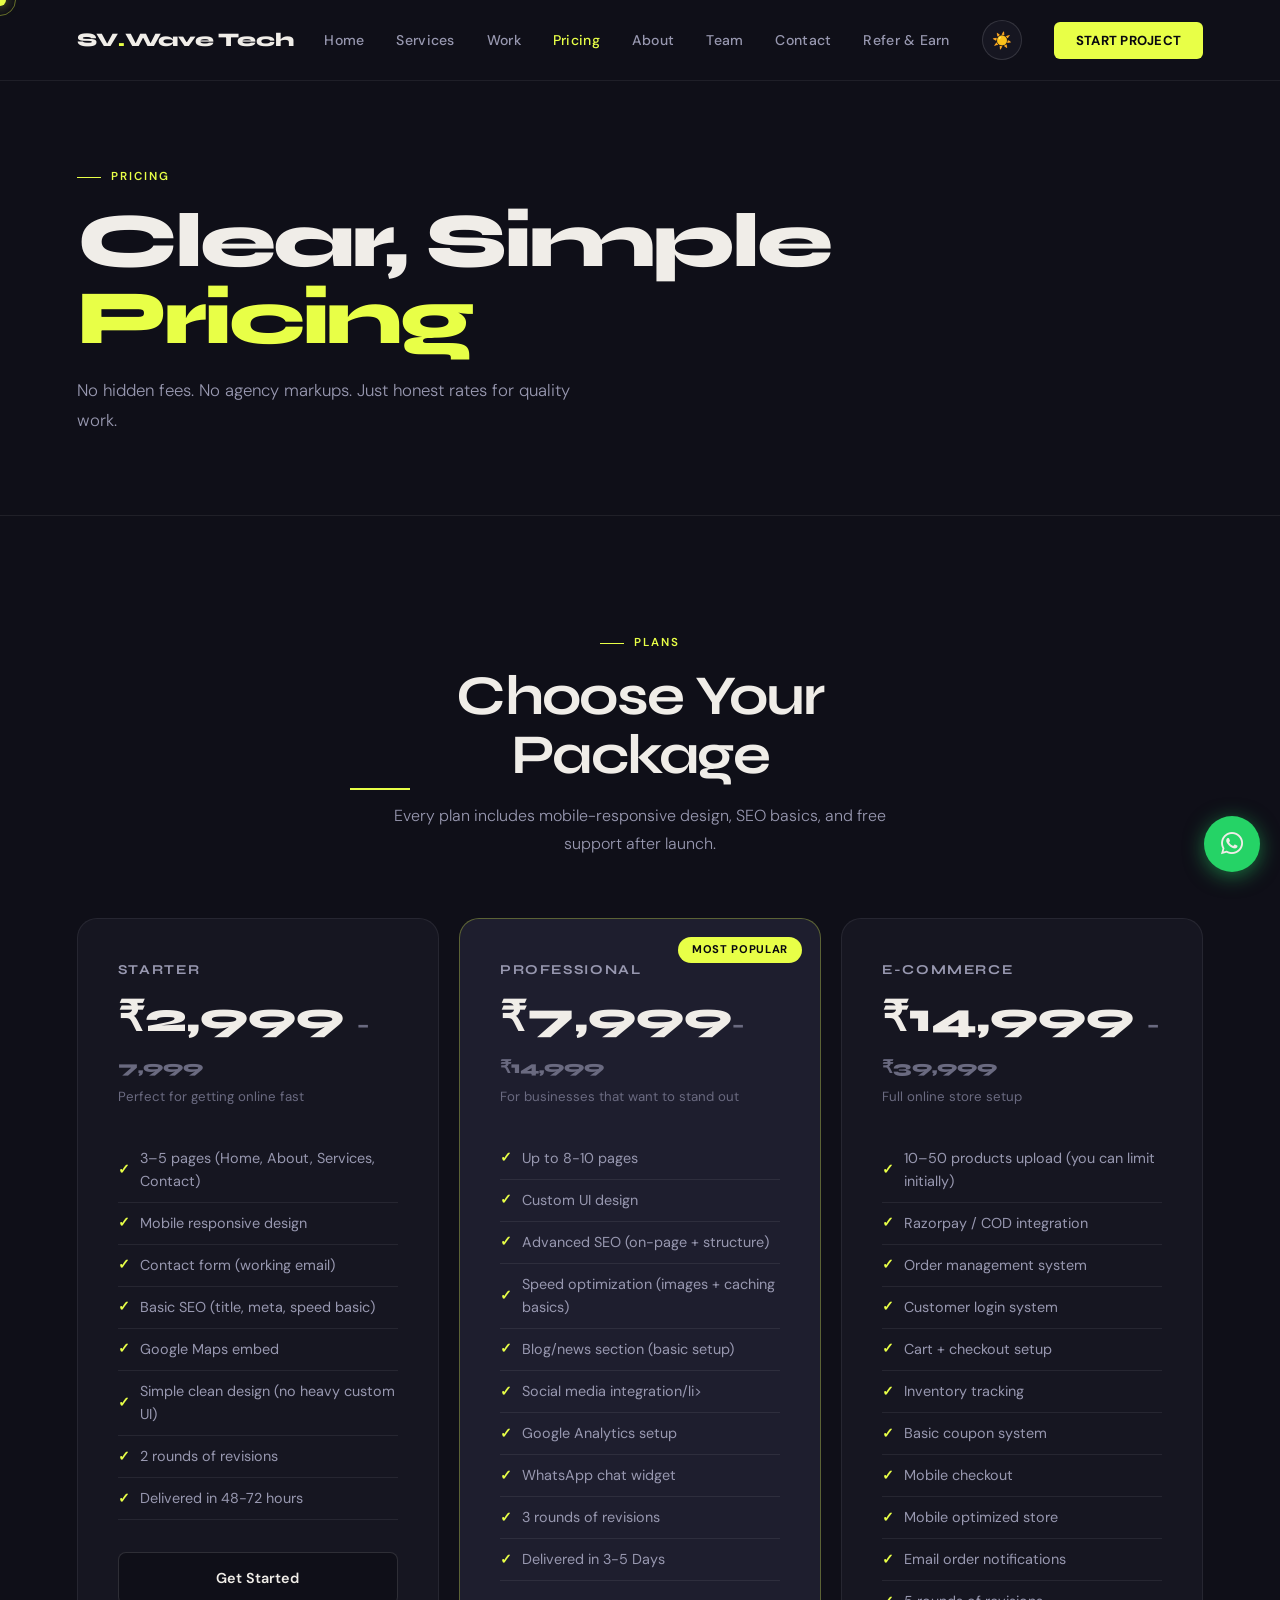
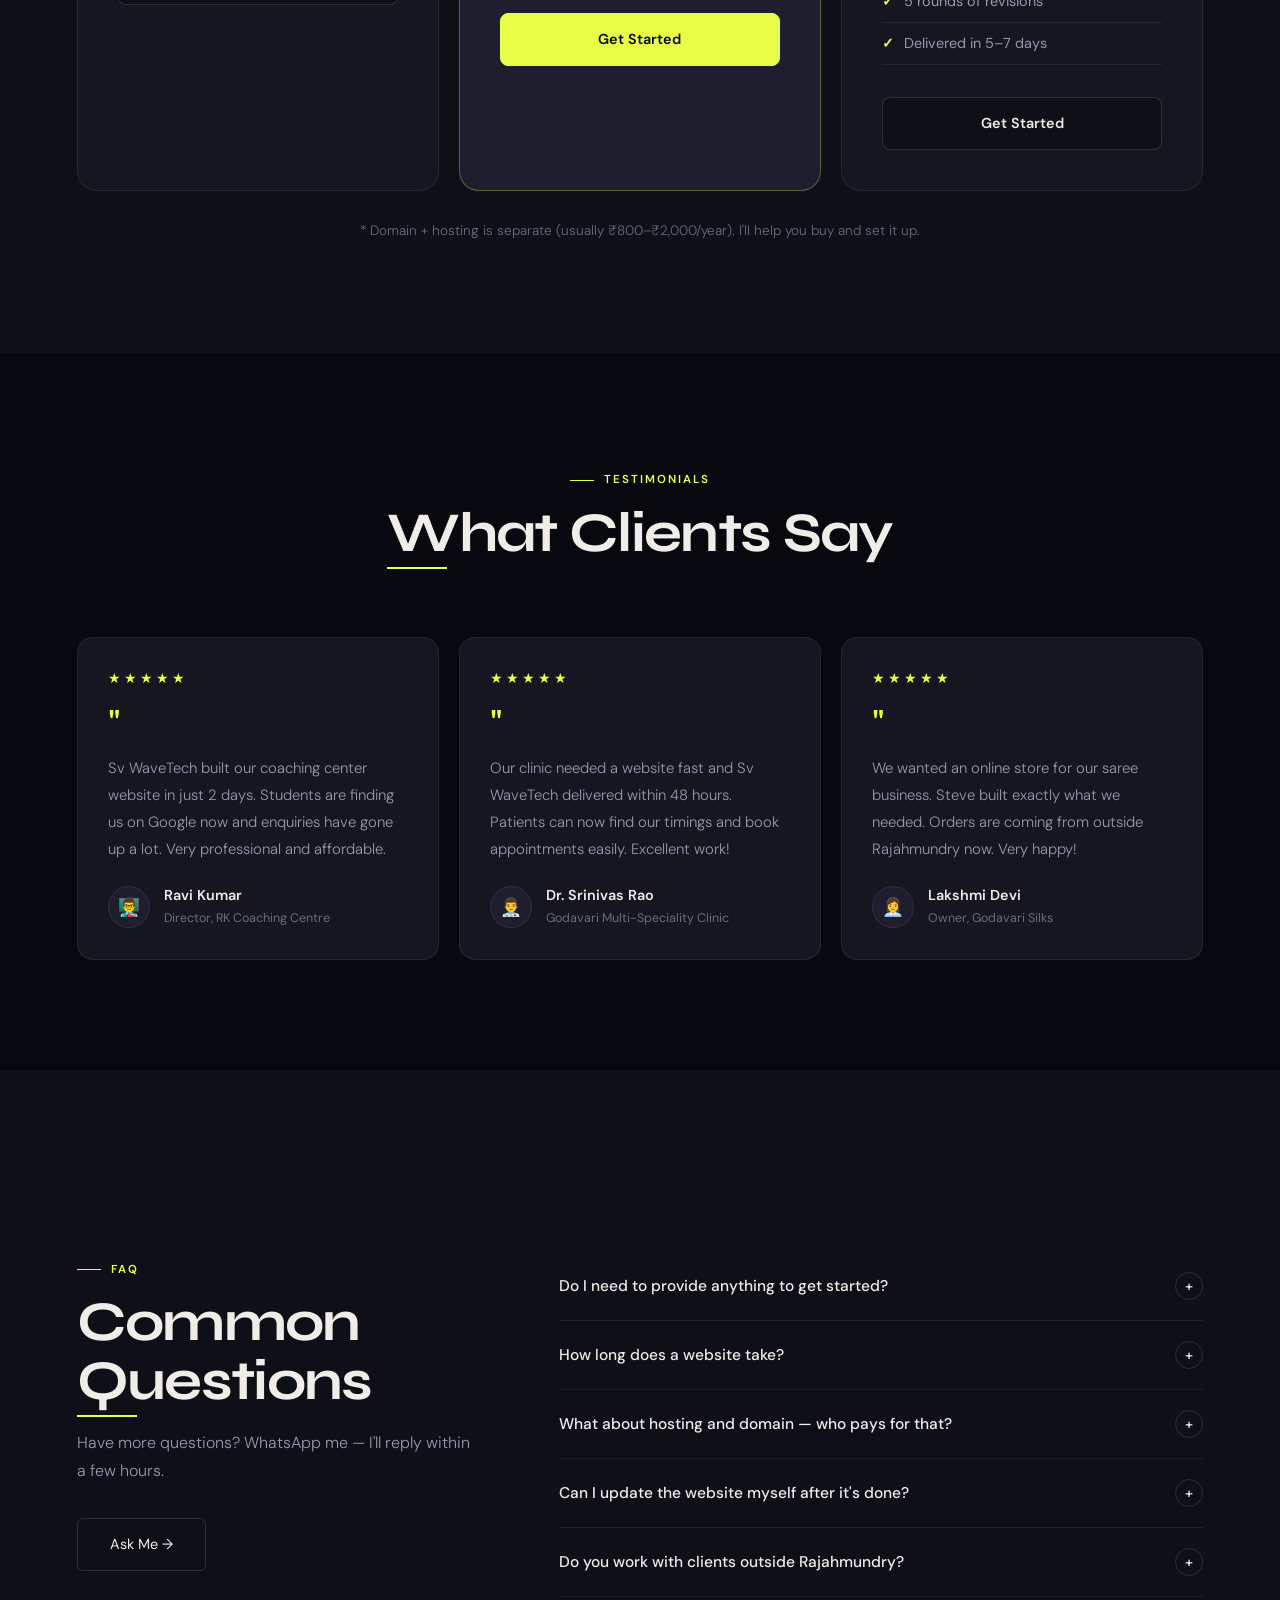
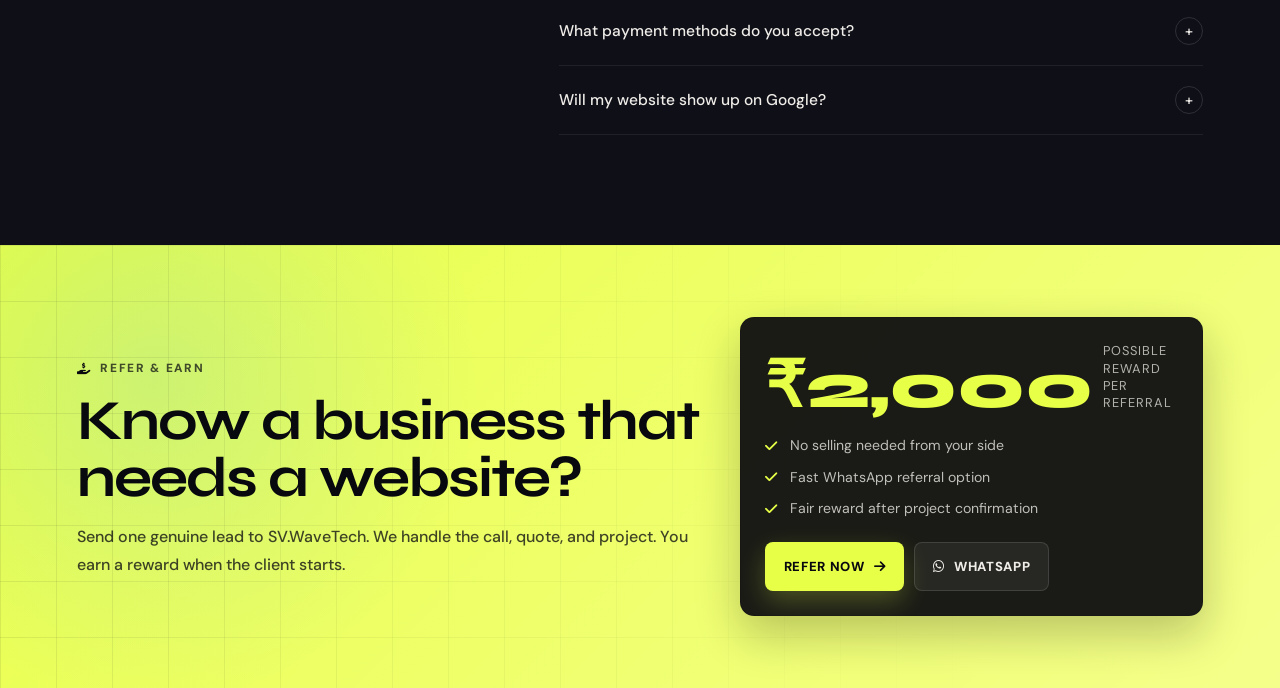
<file: pricing.html>
<!DOCTYPE html>
<html lang="en">
<!--
  ============================================================
  PAGE: Pricing (pricing.html)
  DESCRIPTION: 3 pricing plans (Starter, Professional, E-Commerce)
               with full feature lists, plus an FAQ accordion.
  STYLES: css/style.css
  SCRIPTS: js/main.js
  ============================================================
-->
<head>
  <meta charset="UTF-8" />
  <meta name="viewport" content="width=device-width, initial-scale=1.0" />
  <title>Pricing Plans — SV.WaveTech | Affordable Web Solutions</title>
  <link rel="stylesheet" href="css/style.css" />
  <link rel="stylesheet" href="https://cdnjs.cloudflare.com/ajax/libs/font-awesome/6.5.0/css/all.min.css"/>
  <style>
    /* ── PRICING CARDS GRID ── */
    .pricing-grid {
      display: grid;
      grid-template-columns: repeat(auto-fit, minmax(280px, 1fr));
      gap: 20px;
      margin-top: 60px;
    }

    .price-card {
      background: var(--bg3);
      border: 1px solid var(--border);
      border-radius: 20px;
      padding: 40px;
      transition: transform 0.3s ease, border-color 0.3s ease;
      position: relative;
      overflow: hidden;
    }
    /* Top accent line slides in on hover */
    .price-card::before {
      content: '';
      position: absolute;
      top: 0; left: 0; right: 0; height: 3px;
      background: linear-gradient(90deg, transparent, var(--accent), transparent);
      transform: scaleX(0);
      transition: transform 0.4s ease;
    }
    .price-card:hover::before { transform: scaleX(1); }
    .price-card:hover {
      transform: translateY(-6px);
      border-color: var(--border2);
    }

    /* Featured plan has a different border and background */
    .price-card.featured {
      border-color: rgba(232,255,71,0.3);
      background: var(--bg4);
    }

    /* "Most Popular" badge on featured card */
    .popular-badge {
      position: absolute;
      top: 18px; right: 18px;
      background: var(--accent);
      color: #08080f;
      padding: 4px 14px;
      border-radius: 100px;
      font-size: 0.7rem;
      font-weight: 700;
      text-transform: uppercase;
      letter-spacing: 0.06em;
    }

    .plan-name {
      font-family: 'Syne', sans-serif;
      font-size: 0.85rem;
      font-weight: 700;
      text-transform: uppercase;
      letter-spacing: 0.12em;
      color: var(--muted2);
      margin-bottom: 16px;
    }
    .plan-price {
      font-family: 'Syne', sans-serif;
      font-size: 2.6rem;
      font-weight: 800;
      line-height: 1;
      margin-bottom: 6px;
    }
    .plan-price span { font-size: 1.1rem; color: var(--muted); }
    .plan-note { color: var(--muted); font-size: 0.83rem; margin-bottom: 30px; }

    /* Feature checklist */
    .plan-features {
      list-style: none;
      margin-bottom: 32px;
    }
    .plan-features li {
      padding: 9px 0;
      border-bottom: 1px solid var(--border);
      font-size: 0.9rem;
      color: var(--muted2);
      display: flex;
      align-items: center;
      gap: 10px;
    }
    .plan-features li::before {
      content: '✓';
      color: var(--accent);
      font-weight: 700;
      font-size: 0.85rem;
      flex-shrink: 0;
    }

    /* Plan CTA button */
    .plan-btn {
      display: block;
      text-align: center;
      background: var(--bg2);
      border: 1px solid var(--border2);
      color: var(--text);
      padding: 14px;
      border-radius: 8px;
      text-decoration: none;
      font-weight: 600;
      font-size: 0.9rem;
      transition: background 0.2s ease, border-color 0.2s ease, color 0.2s ease;
    }
    .plan-btn:hover,
    .price-card.featured .plan-btn {
      background: var(--accent);
      border-color: var(--accent);
      color: #08080f;
    }

    /* ── FAQ SECTION ── */
    .faq-layout {
      display: grid;
      grid-template-columns: 1fr 1.6fr;
      gap: 80px;
      align-items: start;
      margin-top: 72px;
    }
    .faq-sticky { position: sticky; top: 110px; }

    .faq-list { display: flex; flex-direction: column; }

    /* Each FAQ item */
    .faq-item { border-bottom: 1px solid var(--border); }

    .faq-question {
      display: flex;
      justify-content: space-between;
      align-items: center;
      padding: 20px 0;
      cursor: pointer;
      font-weight: 500;
      font-size: 0.97rem;
      color: var(--text);
      gap: 20px;
      transition: color 0.2s ease;
      user-select: none;
    }
    .faq-question:hover { color: var(--accent); }

    /* The +/× icon */
    .faq-icon {
      width: 28px; height: 28px;
      border: 1px solid var(--border2);
      border-radius: 50%;
      display: flex; align-items: center; justify-content: center;
      font-size: 0.9rem;
      flex-shrink: 0;
      transition: transform 0.3s ease, background 0.2s ease;
    }
    /* Rotate to × when open */
    .faq-item.open .faq-icon {
      transform: rotate(45deg);
      background: var(--accent);
      border-color: var(--accent);
      color: #08080f;
    }

    /* Answer — hidden by default, height-transitions open */
    .faq-answer {
      max-height: 0;
      overflow: hidden;
      transition: max-height 0.4s ease, padding 0.3s ease;
    }
    .faq-item.open .faq-answer {
      max-height: 400px;
      padding-bottom: 20px;
    }
    .faq-answer p { font-size: 0.93rem; line-height: 1.8; }

    /* ── TESTIMONIALS ── */
    .testi-grid {
      display: grid;
      grid-template-columns: repeat(auto-fit, minmax(280px, 1fr));
      gap: 20px;
      margin-top: 56px;
    }
    .testi-card {
      background: var(--bg3);
      border: 1px solid var(--border);
      border-radius: 16px;
      padding: 30px;
      transition: border-color 0.3s;
    }
    .testi-card:hover { border-color: var(--border2); }
    .testi-stars { color: var(--accent); font-size: 0.85rem; letter-spacing: 3px; margin-bottom: 14px; }
    .testi-quote-mark { font-family: 'Syne', sans-serif; font-size: 2.5rem; color: var(--accent); line-height: 1; margin-bottom: 12px; }
    .testi-text { font-size: 0.93rem; line-height: 1.8; color: var(--muted2); margin-bottom: 22px; }
    .testi-author { display: flex; align-items: center; gap: 14px; }
    .testi-avatar { width: 42px; height: 42px; background: var(--bg4); border-radius: 50%; display:flex; align-items:center; justify-content:center; font-size:1.1rem; border:1px solid var(--border); }
    .testi-name { font-weight: 600; font-size: 0.9rem; color: var(--text); margin-bottom: 2px; }
    .testi-role { color: var(--muted); font-size: 0.78rem; }
   
    
    /* ── RESPONSIVE ── */
    @media (max-width: 900px) {
      .contact-layout { grid-template-columns: 1fr; gap: 44px; }
      .form-row { grid-template-columns: 1fr; }
      .footer-top { grid-template-columns: 1fr; gap: 36px; }
    }
    @media (max-width: 500px) {
      .action-btns { grid-template-columns: 1fr; }
      .social-row { gap: 8px; }
      .social-btn { padding: 9px 14px; font-size: 0.78rem; }
    }
    
    @media (max-width: 900px) {
      .faq-layout { grid-template-columns: 1fr; gap: 48px; }
      .faq-sticky  { position: static; }
    }
  </style>
</head>
<body>
   <!-- ── FLOATING WHATSAPP BUTTON ── -->
<a href="https://wa.me/919492205132?text=Hi , I’m interested in getting a professional website built. Can you share details?"
   class="float-wa" target="_blank" title="Chat on WhatsApp">
  <i class="fa-brands fa-whatsapp"></i>
</a>

<style>
.float-wa  {
  position: fixed;
  bottom: 100px;        /* sits above the mobile bottom nav */
  right: 20px;
  width: 56px;
  height: 56px;
  background: #25D366;
  border-radius: 50%;
  display: flex;
  align-items: center;
  justify-content: center;
  font-size: 1.6rem;
  text-decoration: none;
  z-index: 998;
  box-shadow: 0 4px 20px rgba(37,211,102,0.5);
  animation: waPulse 2s ease-in-out infinite;
  transition: transform 0.2s, box-shadow 0.2s;
}
.float-wa:hover {
  transform: scale(1.12);
  box-shadow: 0 6px 28px rgba(37,211,102,0.7);
}
@keyframes waPulse {
  0%,100% { box-shadow: 0 4px 20px rgba(37,211,102,0.5); }
  50%      { box-shadow: 0 4px 32px rgba(37,211,102,0.85); }
}

/* On desktop — position a bit lower since no bottom nav */
@media (min-width: 961px) {
  .float-wa { bottom: 28px; }
}
</style>

  <!-- Custom cursor elements -->
  <div class="cursor-ball" id="cursorBall"></div>
  <div class="cursor-trail" id="cursorTrail"></div>

 <!-- NAV -->
  <nav class="navbar" id="navbar">
    <a href="index.html" class="nav-logo">SV<span>.</span>Wave Tech</a>
    <ul class="nav-links">
      <li><a href="index.html">Home</a></li>
      <li><a href="services.html">Services</a></li>
      <li><a href="portfolio.html">Work</a></li>
      <li><a href="pricing.html" class="active">Pricing</a></li>
      <li><a href="about.html">About</a></li>
      <li><a href="team.html">Team</a></li>
      <li><a href="contact.html">Contact</a></li>
      <li><a href="refer.html">Refer & Earn</a></li>
      <li><button class="theme-toggle" id="themeToggle">☀️</button></li>
      <li><a href="contact.html" class="nav-hire">Start Project</a></li>
    </ul>
    <div class="mobile-controls">
      <button class="theme-toggle" id="themeToggleMobile">☀️</button>
      <div class="hamburger" id="hamburger"><span></span><span></span><span></span></div>
    </div>
  </nav>

  <div class="mobile-nav" id="mobileNav">
    <button class="mobile-close" id="mobileClose">✕</button>
    <a href="index.html">Home</a>
    <a href="services.html">Services</a>
    <a href="portfolio.html">Work</a>
    <a href="pricing.html">Pricing</a>
    <a href="about.html">About</a>
    <a href="team.html">Team</a>
    <a href="contact.html">Contact</a>
    <a href="refer.html">Refer & Earn</a>
    <a href="contact.html" style="color:var(--accent)">Start Project →</a>
  </div>

  <!-- ── PAGE HERO ── -->
  <div class="page-hero">
    <div class="section-tag">Pricing</div>
    <h1>Clear, Simple <span style="color:var(--accent)">Pricing</span></h1>
    <p>No hidden fees. No agency markups. Just honest rates for quality work.</p>
  </div>

  <!-- ── PRICING CARDS ── -->
  <section class="section section-alt">
    <div class="reveal" style="text-align:center; max-width:580px; margin:0 auto;">
      <div class="section-tag">Plans</div>
      <h2 class="section-title">Choose Your Package</h2>
      <p class="section-sub" style="margin:0 auto;">Every plan includes mobile-responsive design, SEO basics, and free support after launch.</p>
    </div>

    <div class="pricing-grid reveal delay-2">

      <!-- STARTER PLAN -->
      <div class="price-card reveal-scale">
        <div class="plan-name">Starter</div>
        <div class="plan-price">₹2,999 <span>– 7,999</span></div>
        <div class="plan-note">Perfect for getting online fast</div>
        <ul class="plan-features">
          <li>3–5 pages (Home, About, Services, Contact)</li>
          <li>Mobile responsive design</li>
          <li>Contact form (working email)</li>
          <li>Basic SEO (title, meta, speed basic)</li>
          <li>Google Maps embed</li>
          <li>Simple clean design (no heavy custom UI)</li>
          <li>2 rounds of revisions</li>
          <li>Delivered in 48-72 hours</li>
        </ul>
        <a href="contact.html" class="plan-btn">Get Started</a>
      </div>

      <!-- PROFESSIONAL PLAN (featured) -->
      <div class="price-card featured reveal-scale stagger-2">
        <div class="popular-badge">Most Popular</div>
        <div class="plan-name">Professional</div>
        <div class="plan-price">₹7,999<span>– ₹14,999</span></div>
        <div class="plan-note">For businesses that want to stand out</div>
        <ul class="plan-features">
          <li>Up to 8-10 pages</li>
          <li>Custom UI design</li>
          <li>Advanced SEO (on-page + structure)</li>
          <li>Speed optimization (images + caching basics)</li>
          <li>Blog/news section (basic setup)</li>
          <li>Social media integration/li>
          <li>Google Analytics setup</li>
          <li>WhatsApp chat widget</li>
          <li>3 rounds of revisions</li>
          <li>Delivered in 3-5 Days</li>
        </ul>
        <a href="contact.html" class="plan-btn">Get Started</a>
      </div>

      <!-- E-COMMERCE PLAN -->
      <div class="price-card reveal-scale">
        <div class="plan-name">E-Commerce</div>
        <div class="plan-price">₹14,999 <span>– ₹39,999</span></div>
        <div class="plan-note">Full online store setup</div>
        <ul class="plan-features">
          <li>10–50 products upload (you can limit initially)</li>
          <li>Razorpay / COD integration</li>
          <li>Order management system</li>
          <li>Customer login system</li>
          <li>Cart + checkout setup</li>
          <li>Inventory tracking</li>
          <li>Basic coupon system</li>
          <li>Mobile checkout</li>
          <li>Mobile optimized store</li>
          <li>Email order notifications</li>
          <li>5 rounds of revisions</li>
          <li>Delivered in 5–7 days</li>
        </ul>
        <a href="contact.html" class="plan-btn">Get Started</a>
      </div>
    </div>

    <!-- Note about hosting -->
    <p style="text-align:center; margin-top:28px; color:var(--muted); font-size:0.85rem;">
      * Domain + hosting is separate (usually ₹800–₹2,000/year). I'll help you buy and set it up.
    </p>
  </section>

  <!-- ── TESTIMONIALS ── -->
  <section class="section">
    <div class="reveal" style="text-align:center; max-width:580px; margin:0 auto;">
      <div class="section-tag">Testimonials</div>
      <h2 class="section-title">What Clients Say</h2>
    </div>
    <div class="testi-grid reveal delay-2">
      <div class="testi-card reveal">
        <div class="testi-stars">★★★★★</div>
        <div class="testi-quote-mark">"</div>
        <p class="testi-text">Sv WaveTech built our coaching center website in just 2 days. Students are finding us on Google now and enquiries have gone up a lot. Very professional and affordable.</p>
        <div class="testi-author">
          <div class="testi-avatar">👨‍🏫</div>
          <div><div class="testi-name">Ravi Kumar</div><div class="testi-role">Director, RK Coaching Centre </div></div>
        </div>
      </div>
      <div class="testi-card reveal">
        <div class="testi-stars">★★★★★</div>
        <div class="testi-quote-mark">"</div>
        <p class="testi-text">Our clinic needed a website fast and Sv WaveTech delivered within 48 hours. Patients can now find our timings and book appointments easily. Excellent work!</p>
        <div class="testi-author">
          <div class="testi-avatar">👨‍⚕️</div>
          <div><div class="testi-name">Dr. Srinivas Rao</div><div class="testi-role">Godavari Multi-Speciality Clinic</div></div>
        </div>
      </div>
      <div class="testi-card reveal">
        <div class="testi-stars">★★★★★</div>
        <div class="testi-quote-mark">"</div>
        <p class="testi-text">We wanted an online store for our saree business. Steve built exactly what we needed. Orders are coming from outside Rajahmundry now. Very happy!</p>
        <div class="testi-author">
          <div class="testi-avatar">👩‍💼</div>
          <div><div class="testi-name">Lakshmi Devi</div><div class="testi-role">Owner, Godavari Silks</div></div>
        </div>
      </div>
    </div>
  </section>

  <!-- ── FAQ SECTION ── -->
  <section class="section section-alt">
    <div class="faq-layout">

      <!-- Left: sticky label -->
      <div class="faq-sticky reveal">
        <div class="section-tag">FAQ</div>
        <h2 class="section-title">Common Questions</h2>
        <p class="section-sub">Have more questions? WhatsApp me — I'll reply within a few hours.</p>
        <br/>
        <a href="contact.html" class="btn-ghost" style="margin-top:8px;">Ask Me →</a>
      </div>

      <!-- Right: accordion items -->
      <!-- toggleFaq() is defined in js/main.js -->
      <div class="faq-list reveal delay-2">

        <div class="faq-item">
          <div class="faq-question" onclick="toggleFaq(this)">
            <span>Do I need to provide anything to get started?</span>
            <div class="faq-icon">+</div>
          </div>
          <div class="faq-answer">
            <p>Just your business name, what your business does, contact details, and any images or logo you have. I'll handle everything else — design, structure, content layout, and going live.</p>
          </div>
        </div>

        <div class="faq-item">
          <div class="faq-question" onclick="toggleFaq(this)">
            <span>How long does a website take?</span>
            <div class="faq-icon">+</div>
          </div>
          <div class="faq-answer">
            <p>Most standard business websites are ready within 48–72 hours. E-commerce stores take 5–7 days. I always give you a clear timeline before starting work.</p>
          </div>
        </div>

        <div class="faq-item">
          <div class="faq-question" onclick="toggleFaq(this)">
            <span>What about hosting and domain — who pays for that?</span>
            <div class="faq-icon">+</div>
          </div>
          <div class="faq-answer">
            <p>Hosting and domain are separate from my development charge. I'll help you buy them at the best price (usually ₹800–₹2,000/year) and set everything up. Or if you already have hosting, I can work with that too.</p>
          </div>
        </div>

        <div class="faq-item">
          <div class="faq-question" onclick="toggleFaq(this)">
            <span>Can I update the website myself after it's done?</span>
            <div class="faq-icon">+</div>
          </div>
          <div class="faq-answer">
            <p>Yes — I build sites with a simple admin panel so you can easily update text, images, and content without any coding knowledge. I'll also give you a quick walkthrough video after delivery.</p>
          </div>
        </div>

        <div class="faq-item">
          <div class="faq-question" onclick="toggleFaq(this)">
            <span>Do you work with clients outside Rajahmundry?</span>
            <div class="faq-icon">+</div>
          </div>
          <div class="faq-answer">
            <p>Absolutely. I work with clients all across India via WhatsApp, video calls, and email. Distance is no barrier — most of the work is done online anyway.</p>
          </div>
        </div>

        <div class="faq-item">
          <div class="faq-question" onclick="toggleFaq(this)">
            <span>What payment methods do you accept?</span>
            <div class="faq-icon">+</div>
          </div>
          <div class="faq-answer">
            <p>I accept UPI (GPay, PhonePe, Paytm), bank transfer, and cash for local clients in Rajahmundry. I take 50% advance before starting and 50% after delivery.</p>
          </div>
        </div>

        <div class="faq-item">
          <div class="faq-question" onclick="toggleFaq(this)">
            <span>Will my website show up on Google?</span>
            <div class="faq-icon">+</div>
          </div>
          <div class="faq-answer">
            <p>All websites include basic on-page SEO — proper titles, meta descriptions, fast loading, and mobile-friendliness. These are the foundations for ranking. For advanced SEO, I offer a separate optimisation service.</p>
          </div>
        </div>

      </div><!-- end faq-list -->
    </div>
  </section>
  <section class="refer-cta-section reveal" aria-labelledby="referCtaTitle">
    <div class="refer-cta-inner">
      <div>
        <div class="refer-cta-eyebrow"><i class="fa-solid fa-hand-holding-dollar"></i> Refer & Earn</div>
        <h2 class="refer-cta-title" id="referCtaTitle">Know a business that needs a website?</h2>
        <p class="refer-cta-text">Send one genuine lead to SV.WaveTech. We handle the call, quote, and project. You earn a reward when the client starts.</p>
      </div>
      <div class="refer-cta-card">
        <div class="refer-cta-reward">
          <div class="refer-cta-amount">₹2,000</div>
          <div class="refer-cta-label">Possible reward<br/>per referral</div>
        </div>
        <ul class="refer-cta-points">
          <li><i class="fa-solid fa-check"></i> No selling needed from your side</li>
          <li><i class="fa-solid fa-check"></i> Fast WhatsApp referral option</li>
          <li><i class="fa-solid fa-check"></i> Fair reward after project confirmation</li>
        </ul>
        <div class="refer-cta-actions">
          <a href="refer.html" class="refer-cta-btn primary">Refer Now <i class="fa-solid fa-arrow-right"></i></a>
          <button class="refer-cta-btn ghost" type="button" onclick="startReferralWhatsApp()"><i class="fa-brands fa-whatsapp"></i> WhatsApp</button>
        </div>
      </div>
    </div>
  </section>
  
  <div class="toast" id="toast"><div class="toast-dot"></div><span id="toastText"></span></div>
  <script src="js/main.js"></script>

  <script>
    // Theme toggle handled by initAllThemeToggles() in main.js — no extra script needed
  </script>

 <!-- MOBILE BOTTOM NAV -->
  <nav class="mob-bottom-nav" id="mobBottomNav">
    <ul>
      <li><a href="index.html"><span class="bn-icon"><i class="fa-solid fa-house"></i></span>Home</a></li>
      <li><a href="portfolio.html"><span class="bn-icon"><i class="fa-solid fa-briefcase"></i></span>Work</a></li>
      <li><a href="services.html"><span class="bn-icon"><i class="fa-solid fa-bolt"></i></span>Services</a></li>
      <li><a href="pricing.html"><span class="bn-icon"><i class="fa-solid fa-coins"></i></span>Pricing</a></li>
      <li><a href="refer.html"><span class="bn-icon"><i class="fa-solid fa-hand-holding-dollar"></i></span>Earn</a></li>
      <li><a href="contact.html"><span class="bn-icon"><i class="fa-solid fa-phone"></i></span>Contact</a></li>
    </ul>
  </nav>

</body>
</html>
</file>
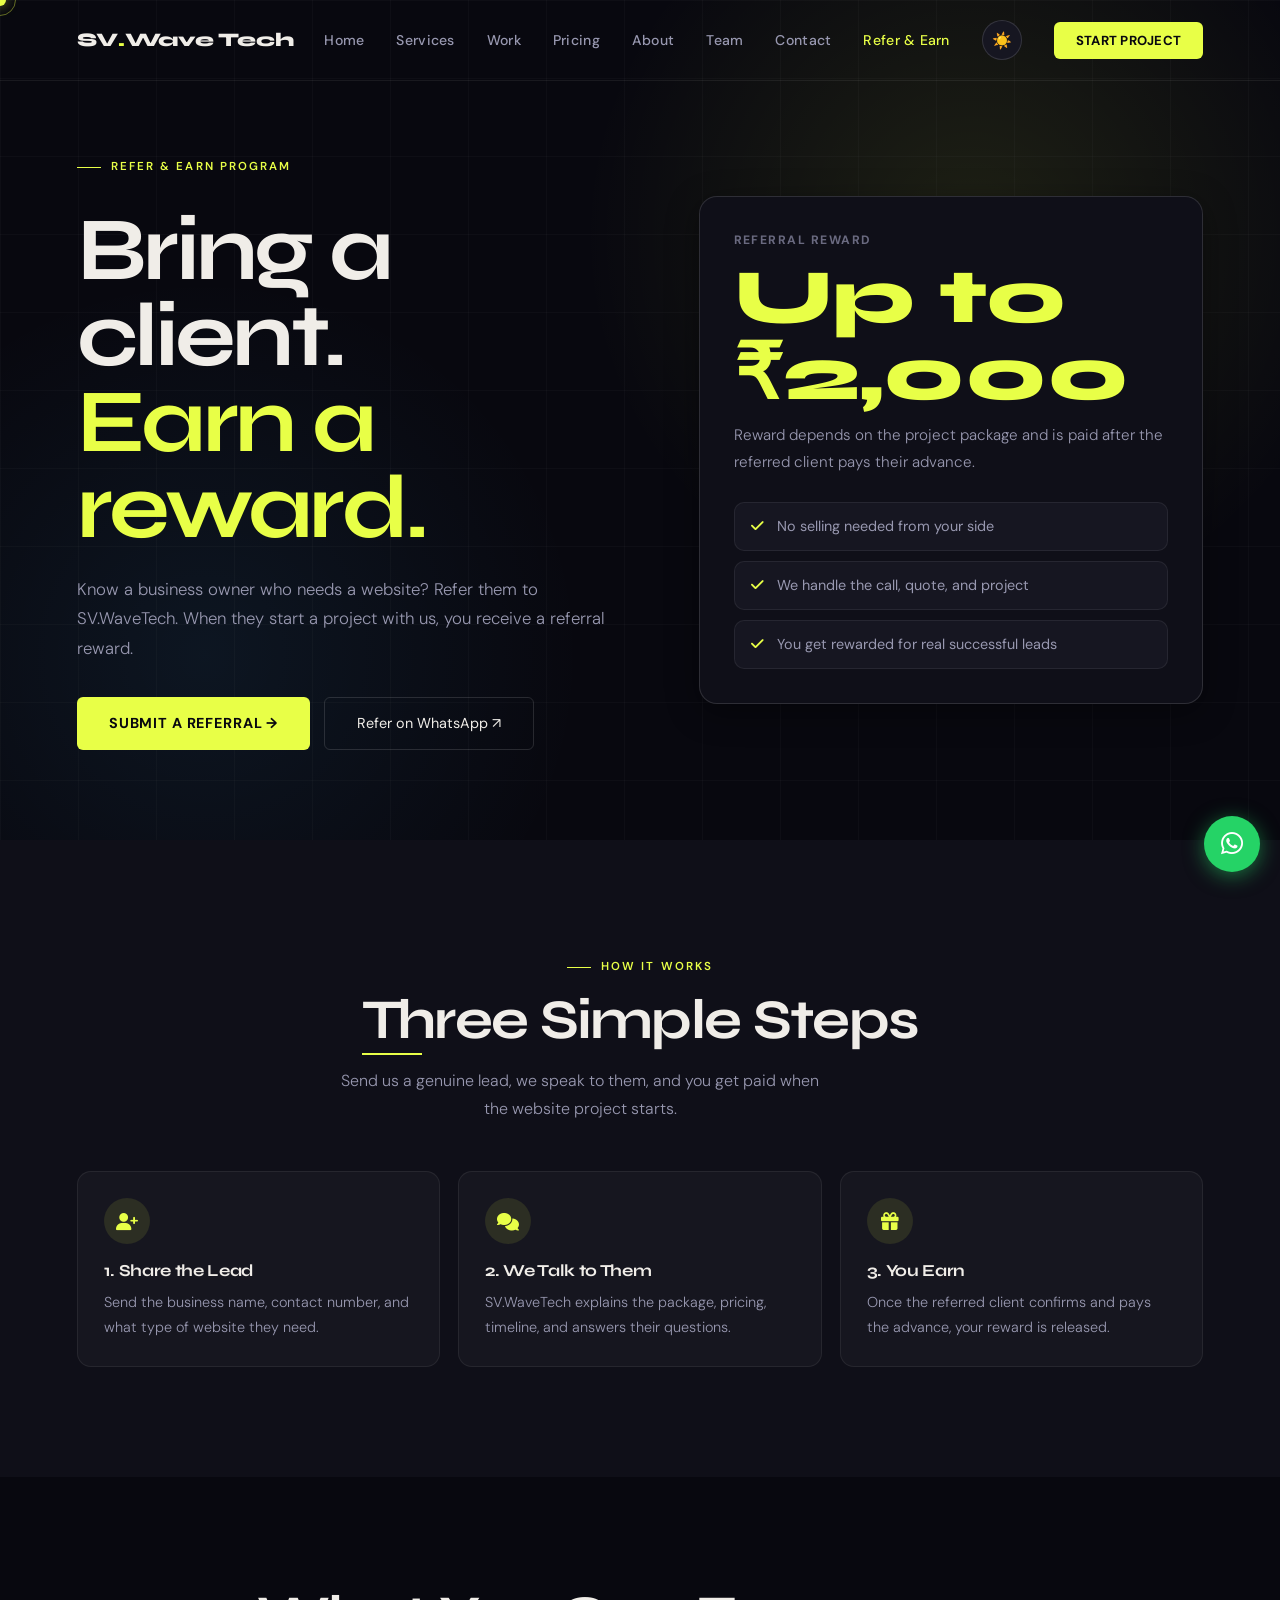
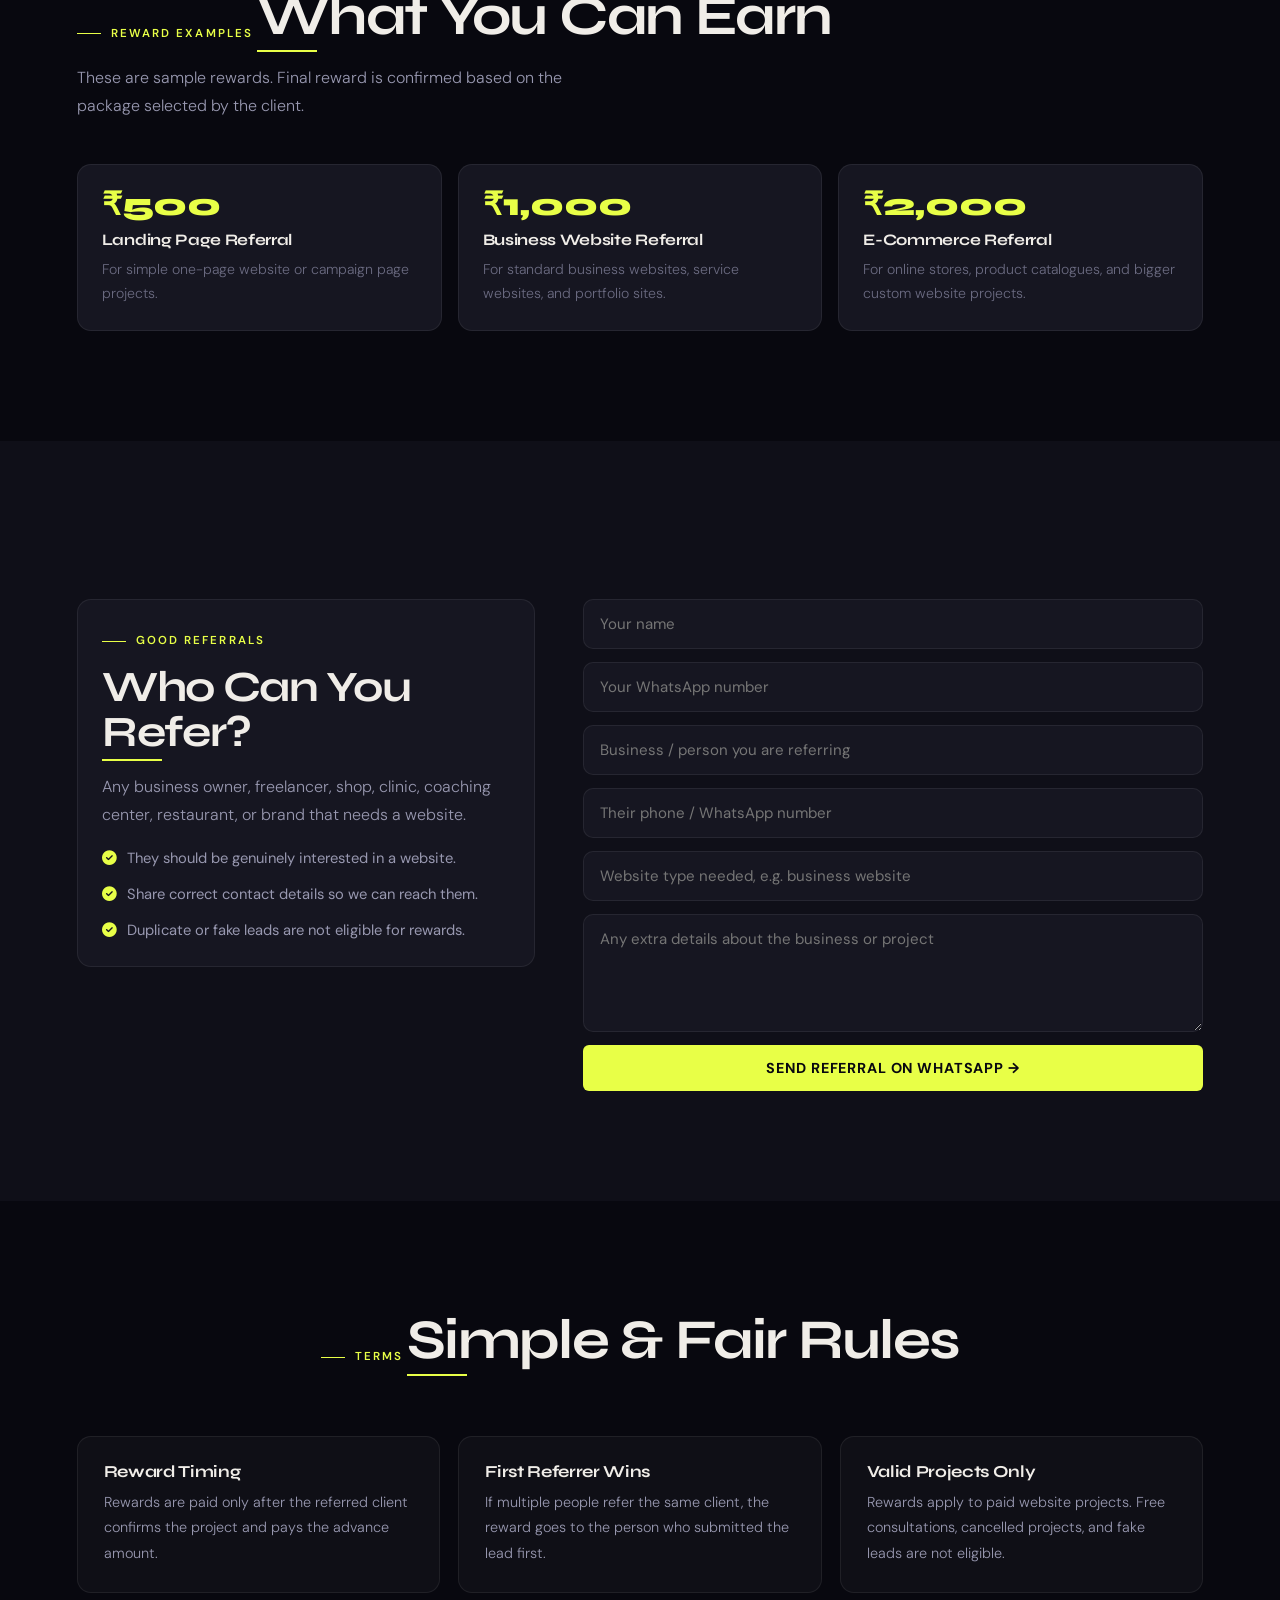
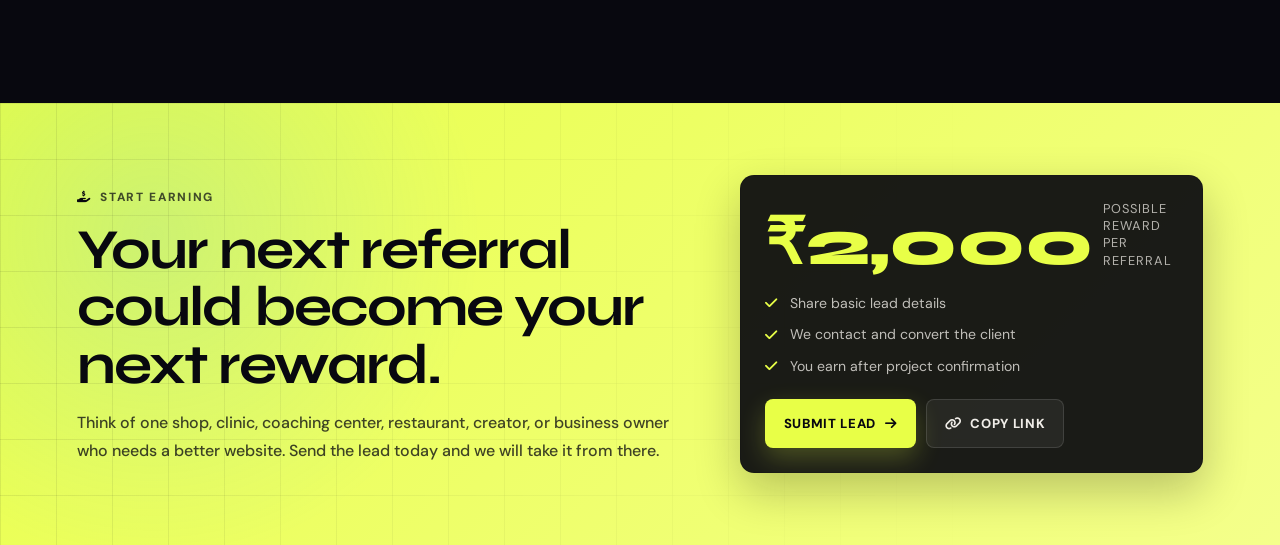
<file: refer.html>
<!DOCTYPE html>
<html lang="en">
<head>
  <meta charset="UTF-8"/>
  <meta name="viewport" content="width=device-width, initial-scale=1.0, maximum-scale=1.0, user-scalable=no, viewport-fit=cover"/>
  <title>Refer & Earn — SV.WaveTech</title>
  <meta name="description" content="Refer businesses to SV.WaveTech and earn rewards when they start a website project."/>
  <link rel="stylesheet" href="css/style.css"/>
  <link rel="stylesheet" href="https://cdnjs.cloudflare.com/ajax/libs/font-awesome/6.5.0/css/all.min.css"/>
  <style>
    .refer-hero {
      min-height: 78vh;
      padding: 150px 6% 90px;
      display: grid;
      grid-template-columns: 1.05fr 0.95fr;
      gap: 64px;
      align-items: center;
      position: relative;
      overflow: hidden;
      background:
        radial-gradient(circle at 76% 28%, rgba(232,255,71,0.10), transparent 34%),
        radial-gradient(circle at 16% 78%, rgba(71,184,255,0.08), transparent 30%);
    }
    .refer-hero::before {
      content: "";
      position: absolute;
      inset: 0;
      background-image:
        linear-gradient(rgba(255,255,255,0.025) 1px, transparent 1px),
        linear-gradient(90deg, rgba(255,255,255,0.025) 1px, transparent 1px);
      background-size: 78px 78px;
      pointer-events: none;
    }
    .refer-copy,
    .reward-panel {
      position: relative;
      z-index: 2;
    }
    .refer-copy h1 {
      font-size: clamp(2.6rem, 7vw, 6.4rem);
      line-height: 0.96;
      letter-spacing: -0.04em;
      margin: 16px 0 24px;
    }
    .refer-copy p {
      max-width: 560px;
      font-size: 1.05rem;
      color: var(--muted2);
    }
    .refer-actions {
      display: flex;
      flex-wrap: wrap;
      gap: 14px;
      margin-top: 34px;
    }
    .reward-panel {
      background: var(--bg2);
      border: 1px solid var(--border2);
      border-radius: 18px;
      padding: 34px;
      box-shadow: var(--shadow);
    }
    .reward-kicker {
      color: var(--muted);
      text-transform: uppercase;
      letter-spacing: 0.12em;
      font-size: 0.76rem;
      font-weight: 700;
      margin-bottom: 8px;
    }
    .reward-value {
      font-family: 'Syne', sans-serif;
      font-size: clamp(2.8rem, 6vw, 5rem);
      font-weight: 800;
      line-height: 1;
      color: var(--accent);
      margin-bottom: 10px;
    }
    .reward-panel p {
      color: var(--muted2);
      font-size: 0.95rem;
    }
    .reward-list {
      display: grid;
      gap: 10px;
      margin: 26px 0 0;
      list-style: none;
    }
    .reward-list li {
      display: flex;
      align-items: center;
      gap: 10px;
      background: var(--bg3);
      border: 1px solid var(--border);
      border-radius: 10px;
      padding: 12px 14px;
      color: var(--muted2);
      font-size: 0.9rem;
    }
    .reward-list i {
      color: var(--accent);
      width: 18px;
      text-align: center;
    }
    .refer-steps {
      display: grid;
      grid-template-columns: repeat(3, 1fr);
      gap: 18px;
      margin-top: 48px;
    }
    .refer-step,
    .terms-card {
      background: var(--card-bg);
      border: 1px solid var(--border);
      border-radius: 14px;
      padding: 26px;
      transition: transform 0.2s, border-color 0.2s, background 0.2s;
    }
    .refer-step:hover,
    .terms-card:hover {
      transform: translateY(-5px);
      border-color: rgba(232,255,71,0.28);
      background: var(--bg3);
    }
    .step-icon {
      width: 46px;
      height: 46px;
      display: flex;
      align-items: center;
      justify-content: center;
      border-radius: 50%;
      background: rgba(232,255,71,0.10);
      color: var(--accent);
      margin-bottom: 18px;
      font-size: 1.1rem;
    }
    .refer-step h3,
    .terms-card h3 {
      font-size: 1.05rem;
      margin-bottom: 9px;
      color: var(--text);
    }
    .refer-step p,
    .terms-card p {
      font-size: 0.9rem;
      color: var(--muted2);
    }
    .reward-grid {
      display: grid;
      grid-template-columns: repeat(3, 1fr);
      gap: 16px;
      margin-top: 44px;
    }
    .reward-card {
      background: var(--bg3);
      border: 1px solid var(--border);
      border-radius: 14px;
      padding: 24px;
    }
    .reward-card .amount {
      font-family: 'Syne', sans-serif;
      font-size: 2rem;
      line-height: 1;
      color: var(--accent);
      font-weight: 800;
      margin-bottom: 10px;
    }
    .reward-card h3 {
      font-size: 1rem;
      margin-bottom: 8px;
    }
    .reward-card p {
      font-size: 0.88rem;
      color: var(--muted);
    }
    .refer-form-wrap {
      display: grid;
      grid-template-columns: 0.85fr 1.15fr;
      gap: 48px;
      align-items: start;
      margin-top: 48px;
    }
    .refer-form {
      display: grid;
      gap: 13px;
    }
    .refer-note {
      background: var(--bg3);
      border: 1px solid var(--border);
      border-radius: 14px;
      padding: 24px;
    }
    .refer-note ul {
      list-style: none;
      display: grid;
      gap: 12px;
      margin-top: 18px;
    }
    .refer-note li {
      display: flex;
      gap: 10px;
      color: var(--muted2);
      font-size: 0.92rem;
    }
    .refer-note i {
      color: var(--accent);
      margin-top: 4px;
    }
    .ref-input {
      width: 100%;
      background: var(--bg3);
      border: 1px solid var(--border);
      color: var(--text);
      border-radius: 10px;
      padding: 14px 16px;
      font-family: 'DM Sans', sans-serif;
      font-size: 0.94rem;
      outline: none;
      transition: border-color 0.2s, box-shadow 0.2s;
    }
    .ref-input:focus {
      border-color: rgba(232,255,71,0.45);
      box-shadow: 0 0 0 3px rgba(232,255,71,0.08);
    }
    textarea.ref-input {
      min-height: 118px;
      resize: vertical;
    }
    .float-wa {
      position: fixed;
      bottom: 100px;
      right: 20px;
      width: 56px;
      height: 56px;
      background: #25D366;
      border-radius: 50%;
      display: flex;
      align-items: center;
      justify-content: center;
      font-size: 1.6rem;
      text-decoration: none;
      z-index: 998;
      box-shadow: 0 4px 20px rgba(37,211,102,0.5);
      animation: waPulse 2s ease-in-out infinite;
      transition: transform 0.2s, box-shadow 0.2s;
      color: #fff;
    }
    .float-wa:hover {
      transform: scale(1.12);
      box-shadow: 0 6px 28px rgba(37,211,102,0.7);
    }
    @keyframes waPulse {
      0%,100% { box-shadow: 0 4px 20px rgba(37,211,102,0.5); }
      50% { box-shadow: 0 4px 32px rgba(37,211,102,0.85); }
    }
    
    @media (min-width: 961px) {
      .float-wa { bottom: 28px; }
    }
    @media (max-width: 960px) {
      .refer-hero,
      .refer-form-wrap {
        grid-template-columns: 1fr;
      }
      .refer-hero {
        padding-top: 126px;
      }
      .refer-steps,
      .reward-grid {
        grid-template-columns: 1fr;
      }
      .footer-top {
        grid-template-columns: 1fr;
        gap: 36px;
      }
    }
    @media (max-width: 520px) {
      .refer-actions .btn-primary,
      .refer-actions .btn-ghost {
        width: 100%;
        justify-content: center;
      }
      .reward-panel {
        padding: 24px;
      }
    }
  </style>
</head>
<body>
  <a href="https://wa.me/919492205132?text=Hi%20SV.WaveTech%2C%20I%20want%20to%20refer%20someone%20for%20a%20website%20project."
     class="float-wa" target="_blank" title="Refer on WhatsApp">
    <i class="fa-brands fa-whatsapp"></i>
  </a>
  <div class="cursor-ball" id="cursorBall"></div>
  <div class="cursor-trail" id="cursorTrail"></div>

  <!-- NAV -->
  <nav class="navbar" id="navbar">
    <a href="index.html" class="nav-logo">SV<span>.</span>Wave Tech</a>
    <ul class="nav-links">
      <li><a href="index.html" >Home</a></li>
      <li><a href="services.html">Services</a></li>
      <li><a href="portfolio.html">Work</a></li>
      <li><a href="pricing.html">Pricing</a></li>
      <li><a href="about.html">About</a></li>
      <li><a href="team.html">Team</a></li>
      <li><a href="contact.html">Contact</a></li>
      <li><a href="refer.html" class="active">Refer & Earn</a></li>
      <li><button class="theme-toggle" id="themeToggle">☀️</button></li>
      <li><a href="contact.html" class="nav-hire">Start Project</a></li>
    </ul>
    <div class="mobile-controls">
      <button class="theme-toggle" id="themeToggleMobile">☀️</button>
      <div class="hamburger" id="hamburger"><span></span><span></span><span></span></div>
    </div>
  </nav>

  <div class="mobile-nav" id="mobileNav">
    <button class="mobile-close" id="mobileClose">✕</button>
    <a href="index.html">Home</a>
    <a href="services.html">Services</a>
    <a href="portfolio.html">Work</a>
    <a href="pricing.html">Pricing</a>
    <a href="about.html">About</a>
    <a href="team.html">Team</a>
    <a href="contact.html">Contact</a>
    <a href="refer.html">Refer & Earn</a>
    <a href="contact.html" style="color:var(--accent)">Start Project →</a>
  </div>

  <section class="refer-hero">
    <div class="refer-copy reveal">
      <div class="section-tag">Refer & Earn Program</div>
      <h1>Bring a client.<br><span style="color:var(--accent)">Earn a reward.</span></h1>
      <p>Know a business owner who needs a website? Refer them to SV.WaveTech. When they start a project with us, you receive a referral reward.</p>
      <div class="refer-actions">
        <a href="#refer-form" class="btn-primary">Submit a Referral →</a>
        <a href="https://wa.me/919492205132?text=Hi%20SV.WaveTech%2C%20I%20want%20to%20refer%20someone%20for%20a%20website%20project." class="btn-ghost" target="_blank">Refer on WhatsApp ↗</a>
      </div>
    </div>
    <div class="reward-panel reveal delay-2">
      <div class="reward-kicker">Referral Reward</div>
      <div class="reward-value">Up to ₹2,000</div>
      <p>Reward depends on the project package and is paid after the referred client pays their advance.</p>
      <ul class="reward-list">
        <li><i class="fa-solid fa-check"></i> No selling needed from your side</li>
        <li><i class="fa-solid fa-check"></i> We handle the call, quote, and project</li>
        <li><i class="fa-solid fa-check"></i> You get rewarded for real successful leads</li>
      </ul>
    </div>
  </section>

  <section class="section section-alt">
    <div class="reveal" style="text-align:center;max-width:620px;margin:0 auto">
      <div class="section-tag">How It Works</div>
      <h2 class="section-title">Three Simple Steps</h2>
      <p class="section-sub">Send us a genuine lead, we speak to them, and you get paid when the website project starts.</p>
    </div>
    <div class="refer-steps">
      <div class="refer-step reveal stagger-1">
        <div class="step-icon"><i class="fa-solid fa-user-plus"></i></div>
        <h3>1. Share the Lead</h3>
        <p>Send the business name, contact number, and what type of website they need.</p>
      </div>
      <div class="refer-step reveal stagger-2">
        <div class="step-icon"><i class="fa-solid fa-comments"></i></div>
        <h3>2. We Talk to Them</h3>
        <p>SV.WaveTech explains the package, pricing, timeline, and answers their questions.</p>
      </div>
      <div class="refer-step reveal stagger-3">
        <div class="step-icon"><i class="fa-solid fa-gift"></i></div>
        <h3>3. You Earn</h3>
        <p>Once the referred client confirms and pays the advance, your reward is released.</p>
      </div>
    </div>
  </section>

  <section class="section">
    <div class="reveal">
      <div class="section-tag">Reward Examples</div>
      <h2 class="section-title">What You Can Earn</h2>
      <p class="section-sub">These are sample rewards. Final reward is confirmed based on the package selected by the client.</p>
    </div>
    <div class="reward-grid">
      <div class="reward-card reveal stagger-1">
        <div class="amount">₹500</div>
        <h3>Landing Page Referral</h3>
        <p>For simple one-page website or campaign page projects.</p>
      </div>
      <div class="reward-card reveal stagger-2">
        <div class="amount">₹1,000</div>
        <h3>Business Website Referral</h3>
        <p>For standard business websites, service websites, and portfolio sites.</p>
      </div>
      <div class="reward-card reveal stagger-3">
        <div class="amount">₹2,000</div>
        <h3>E-Commerce Referral</h3>
        <p>For online stores, product catalogues, and bigger custom website projects.</p>
      </div>
    </div>
  </section>

  <section class="section section-alt" id="refer-form">
    <div class="refer-form-wrap">
      <div class="refer-note reveal">
        <div class="section-tag">Good Referrals</div>
        <h2 class="section-title" style="font-size:clamp(1.8rem,4vw,2.7rem)">Who Can You Refer?</h2>
        <p class="section-sub" style="margin:0">Any business owner, freelancer, shop, clinic, coaching center, restaurant, or brand that needs a website.</p>
        <ul>
          <li><i class="fa-solid fa-circle-check"></i><span>They should be genuinely interested in a website.</span></li>
          <li><i class="fa-solid fa-circle-check"></i><span>Share correct contact details so we can reach them.</span></li>
          <li><i class="fa-solid fa-circle-check"></i><span>Duplicate or fake leads are not eligible for rewards.</span></li>
        </ul>
      </div>
      <div class="reveal delay-2">
        <div class="refer-form">
          <input class="ref-input" type="text" id="refName" placeholder="Your name"/>
          <input class="ref-input" type="tel" id="refPhone" placeholder="Your WhatsApp number"/>
          <input class="ref-input" type="text" id="leadName" placeholder="Business / person you are referring"/>
          <input class="ref-input" type="tel" id="leadPhone" placeholder="Their phone / WhatsApp number"/>
          <input class="ref-input" type="text" id="leadType" placeholder="Website type needed, e.g. business website"/>
          <textarea class="ref-input" id="leadMessage" placeholder="Any extra details about the business or project"></textarea>
          <button class="btn-primary" style="justify-content:center" onclick="submitReferral()">Send Referral on WhatsApp →</button>
        </div>
      </div>
    </div>
  </section>

  <section class="section">
    <div class="reveal" style="text-align:center;max-width:760px;margin:0 auto">
      <div class="section-tag">Terms</div>
      <h2 class="section-title">Simple & Fair Rules</h2>
    </div>
    <div class="refer-steps">
      <div class="terms-card reveal stagger-1">
        <h3>Reward Timing</h3>
        <p>Rewards are paid only after the referred client confirms the project and pays the advance amount.</p>
      </div>
      <div class="terms-card reveal stagger-2">
        <h3>First Referrer Wins</h3>
        <p>If multiple people refer the same client, the reward goes to the person who submitted the lead first.</p>
      </div>
      <div class="terms-card reveal stagger-3">
        <h3>Valid Projects Only</h3>
        <p>Rewards apply to paid website projects. Free consultations, cancelled projects, and fake leads are not eligible.</p>
      </div>
    </div>
  </section>

  <section class="refer-cta-section reveal" aria-labelledby="referCtaTitle">
    <div class="refer-cta-inner">
      <div>
        <div class="refer-cta-eyebrow"><i class="fa-solid fa-hand-holding-dollar"></i> Start Earning</div>
        <h2 class="refer-cta-title" id="referCtaTitle">Your next referral could become your next reward.</h2>
        <p class="refer-cta-text">Think of one shop, clinic, coaching center, restaurant, creator, or business owner who needs a better website. Send the lead today and we will take it from there.</p>
      </div>
      <div class="refer-cta-card">
        <div class="refer-cta-reward">
          <div class="refer-cta-amount">₹2,000</div>
          <div class="refer-cta-label">Possible reward<br/>per referral</div>
        </div>
        <ul class="refer-cta-points">
          <li><i class="fa-solid fa-check"></i> Share basic lead details</li>
          <li><i class="fa-solid fa-check"></i> We contact and convert the client</li>
          <li><i class="fa-solid fa-check"></i> You earn after project confirmation</li>
        </ul>
        <div class="refer-cta-actions">
          <a href="#refer-form" class="refer-cta-btn primary">Submit Lead <i class="fa-solid fa-arrow-right"></i></a>
          <button class="refer-cta-btn ghost" type="button" onclick="copyReferralPageLink()"><i class="fa-solid fa-link"></i> Copy Link</button>
        </div>
      </div>
    </div>
  </section>

  
  <div class="toast" id="toast"><div class="toast-dot"></div><span id="toastText"></span></div>

  <nav class="mob-bottom-nav" id="mobBottomNav">
    <ul>
      <li><a href="index.html"><span class="bn-icon"><i class="fa-solid fa-house"></i></span>Home</a></li>
      <li><a href="portfolio.html"><span class="bn-icon"><i class="fa-solid fa-briefcase"></i></span>Work</a></li>
      <li><a href="services.html"><span class="bn-icon"><i class="fa-solid fa-bolt"></i></span>Services</a></li>
      <li><a href="pricing.html"><span class="bn-icon"><i class="fa-solid fa-coins"></i></span>Pricing</a></li>
      <li><a href="refer.html"><span class="bn-icon"><i class="fa-solid fa-hand-holding-dollar"></i></span>Earn</a></li>
      <li><a href="contact.html"><span class="bn-icon"><i class="fa-solid fa-phone"></i></span>Contact</a></li>
    </ul>
  </nav>

  <script src="js/main.js"></script>
</body>
</html>
</file>
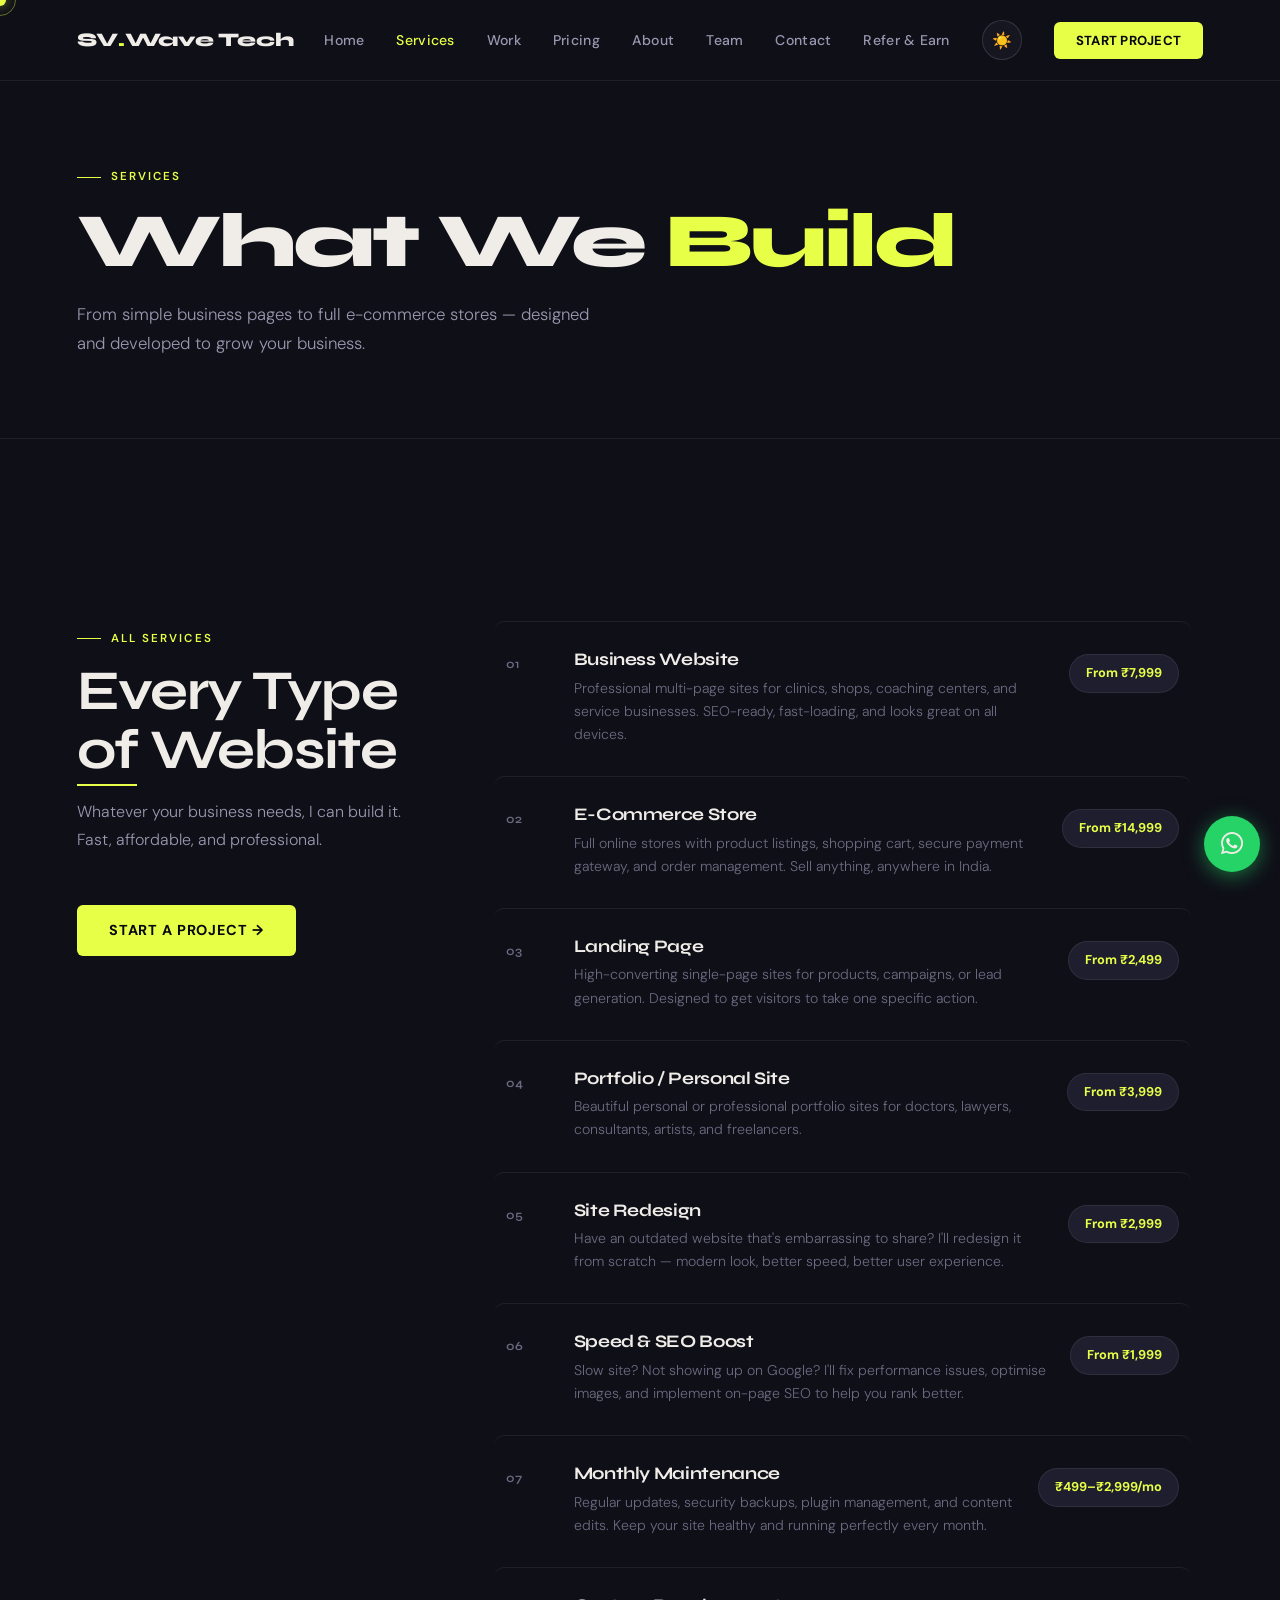
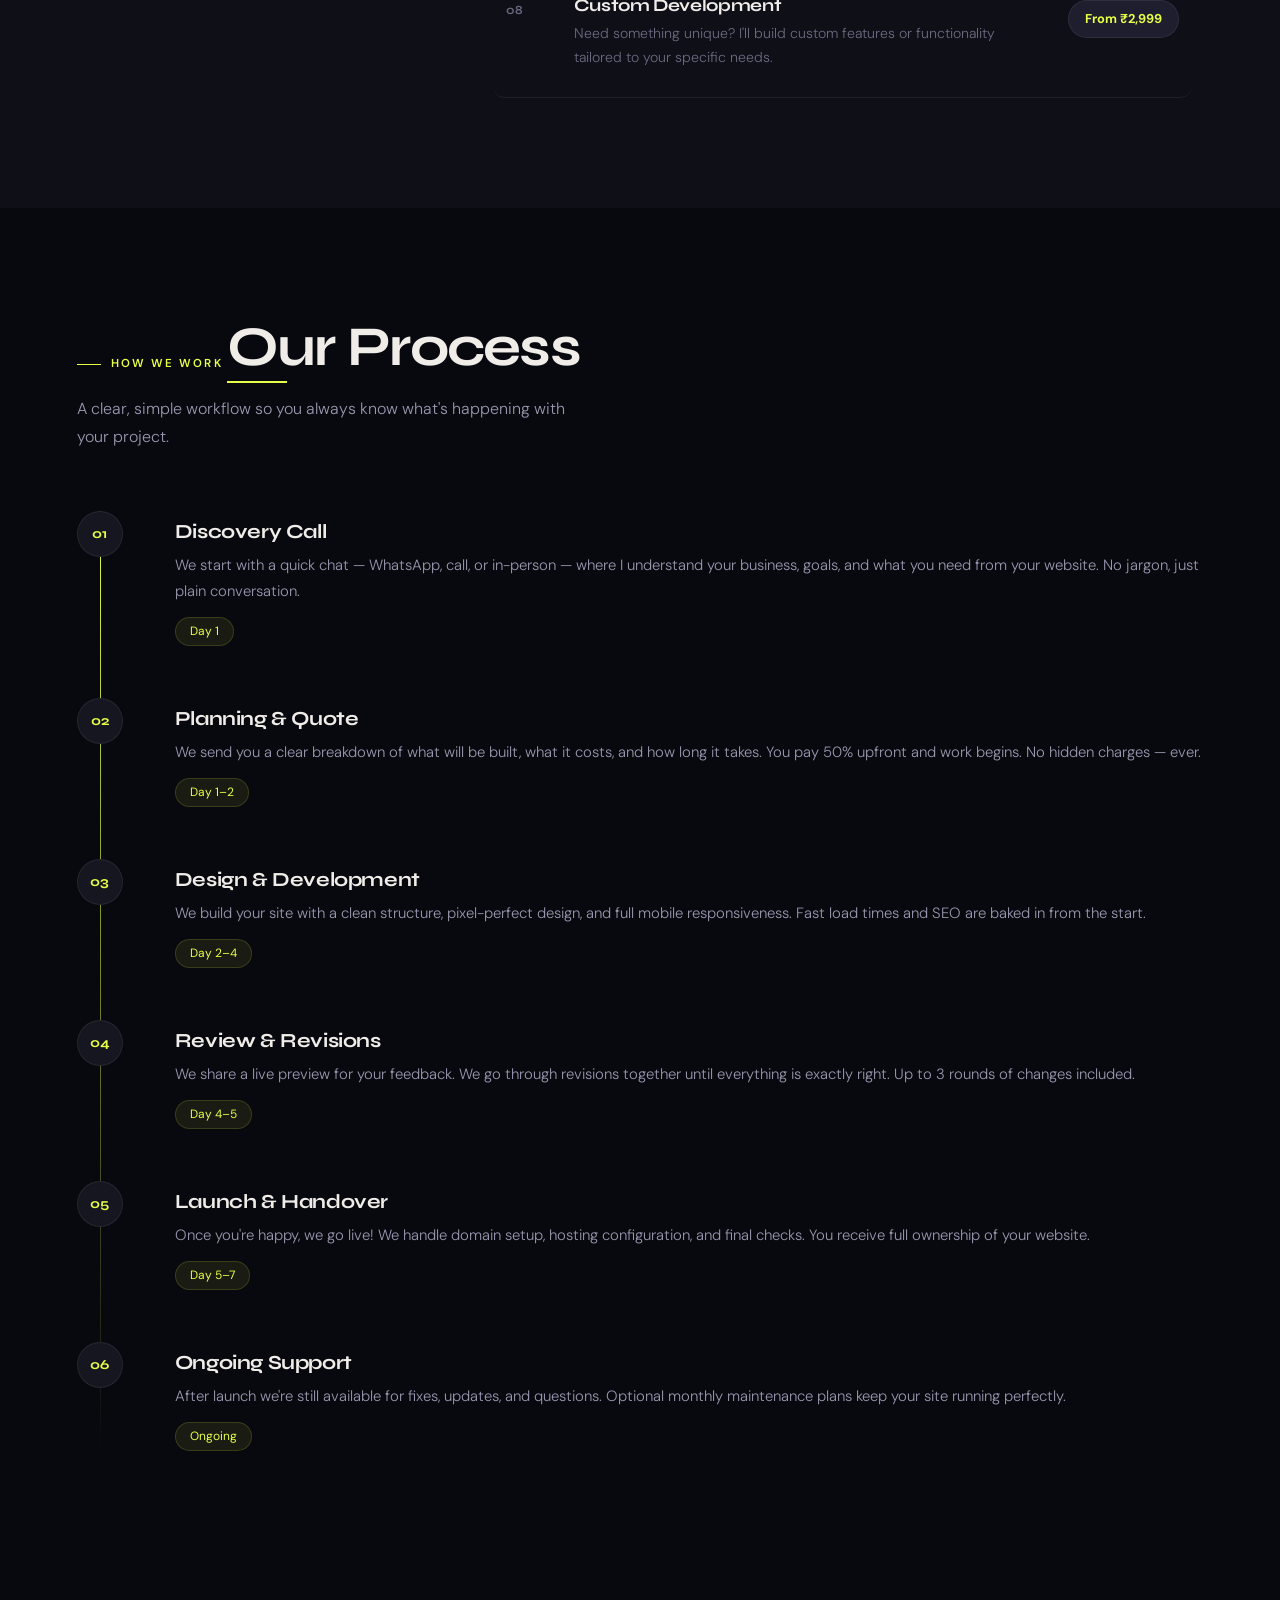
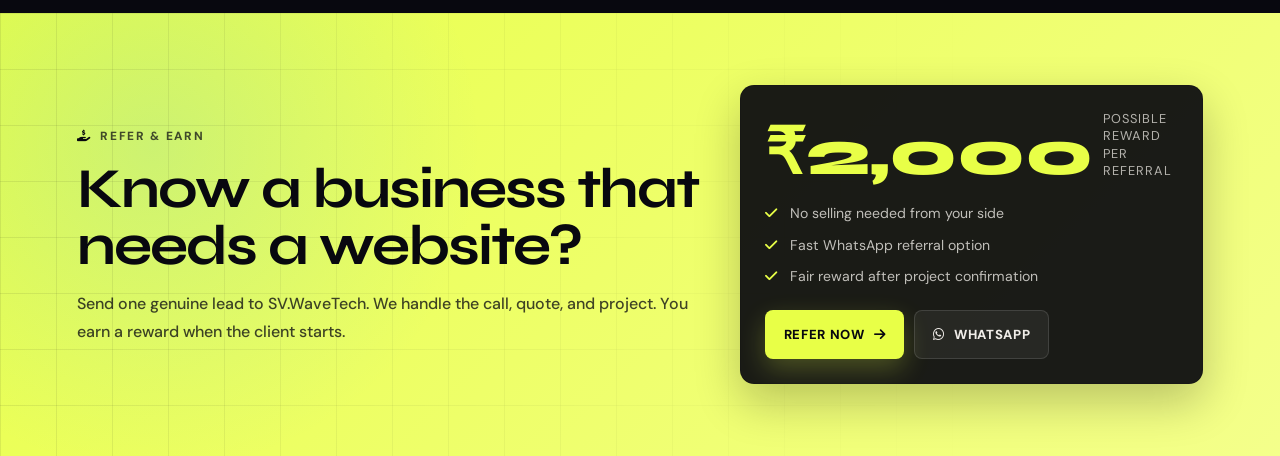
<file: services.html>
<!DOCTYPE html>
<html lang="en">
<!--
  ============================================================
  PAGE: Services (services.html)
  DESCRIPTION: Full list of all services with descriptions,
               process steps, and call to action.
  STYLES: css/style.css
  SCRIPTS: js/main.js
  ============================================================
-->
<head>
  <meta charset="UTF-8" />
  <meta name="viewport" content="width=device-width, initial-scale=1.0" />
  <title>Services — SV.WaveTech | Web Design & Development</title>
  <link rel="stylesheet" href="css/style.css" />
  <link rel="stylesheet" href="https://cdnjs.cloudflare.com/ajax/libs/font-awesome/6.5.0/css/all.min.css"/>
  <style>
    /* ── SERVICES LIST ── */
    .services-layout {
      display: grid;
      grid-template-columns: 1fr 2fr;
      gap: 80px;
      margin-top: 72px;
      align-items: start;             
    }
    /* Left column sticks while right scrolls */
    .services-sticky { position: sticky; top: 110px; }

    .service-list { display: flex; flex-direction: column; gap: 2px; }

    /* Each service row */
    .service-row {
      display: grid;
      grid-template-columns: 44px 1fr auto;
      gap: 24px;
      align-items: start;
      border-top: 1px solid var(--border);
      padding: 28px 12px;
      border-radius: 10px;
      margin: 0 -12px;
      transition: background 0.2s;
    }
    .service-row:last-child { border-bottom: 1px solid var(--border); }
    .service-row:hover { background: var(--bg3); }

    .svc-num {
      font-family: 'Syne', sans-serif;
      font-size: 0.78rem;
      color: var(--muted);
      font-weight: 600;
      padding-top: 4px;
    }
    .svc-text h3 { font-size: 1.1rem; font-weight: 700; margin-bottom: 7px; color: var(--text); }
    .svc-text p  { font-size: 0.88rem; line-height: 1.65; color: var(--muted); }

    .svc-price-badge {
      background: var(--bg4);
      border: 1px solid var(--border);
      padding: 8px 16px;
      border-radius: 100px;
      font-size: 0.8rem;
      font-weight: 700;
      color: var(--accent);
      white-space: nowrap;
      margin-top: 4px;
    }

    /* ── PROCESS SECTION ── */
    .process-list {
      margin-top: 60px;
      position: relative;
    }
    /* Vertical connecting line on the left */
    .process-list::before {
      content: '';
      position: absolute;
      left: 23px; top: 0; bottom: 0;
      width: 1px;
      background: linear-gradient(to bottom, var(--accent), transparent);
    }
    .process-step {
      display: grid;
      grid-template-columns: 70px 1fr;
      gap: 28px;
      margin-bottom: 52px;
      align-items: start;
    }
    .step-circle {
      width: 46px; height: 46px;
      background: var(--bg3);
      border: 1px solid var(--border);
      border-radius: 50%;
      display: flex; align-items: center; justify-content: center;
      font-family: 'Syne', sans-serif;
      font-size: 0.85rem;
      font-weight: 700;
      color: var(--accent);
      position: relative; z-index: 2;
    }
    .step-text h3 { font-size: 1.25rem; font-weight: 700; margin-bottom: 9px; padding-top: 10px; color: var(--text); }
    .step-text p  { font-size: 0.93rem; line-height: 1.8; color: var(--muted2); }
    .step-badge {
      display: inline-block;
      margin-top: 12px;
      background: rgba(232,255,71,0.08);
      border: 1px solid rgba(232,255,71,0.15);
      padding: 4px 14px;
      border-radius: 100px;
      font-size: 0.75rem;
      color: var(--accent);
    }

    @media (max-width: 900px) {
      .services-layout { grid-template-columns: 1fr; gap: 48px; }
      .services-sticky { position: static; }
      .service-row { 
        grid-template-columns: 36px 1fr auto;
        gap: 16px;
        padding: 20px 12px;
      }
      .svc-price-badge { 
        font-size: 0.75rem;
        padding: 6px 12px;
      }
    }

    @media (max-width: 600px) {
      .service-row {
        grid-template-columns: 32px 1fr;
        gap: 12px;
      }
      .svc-num {
        font-size: 0.7rem;
      }
      .svc-text h3 {
        font-size: 0.95rem;
      }
      .svc-text p {
        font-size: 0.8rem;
      }
      .svc-price-badge {
        grid-column: 2;
        margin-top: 10px;
        font-size: 0.7rem;
        padding: 5px 10px;
      }
    }

    /* ── RESPONSIVE ── */
    @media (max-width: 900px) {
      .contact-layout { grid-template-columns: 1fr; gap: 44px; }
      .form-row { grid-template-columns: 1fr; }
      .footer-top { grid-template-columns: 1fr; gap: 36px; }
    }
    @media (max-width: 500px) {
      .action-btns { grid-template-columns: 1fr; }
      .social-row { gap: 8px; }
      .social-btn { padding: 9px 14px; font-size: 0.78rem; }
    }

  </style>
</head>
<body>
   <!-- ── FLOATING WHATSAPP BUTTON ── -->
<a href="https://wa.me/919492205132?text=Hi , I’m interested in getting a professional website built. Can you share details?"
   class="float-wa" target="_blank" title="Chat on WhatsApp">
  <i class="fa-brands fa-whatsapp"></i>
</a>

<style>
.float-wa  {
  position: fixed;
  bottom: 100px;        /* sits above the mobile bottom nav */
  right: 20px;
  width: 56px;
  height: 56px;
  background: #25D366;
  border-radius: 50%;
  display: flex;
  align-items: center;
  justify-content: center;
  font-size: 1.6rem;
  text-decoration: none;
  z-index: 998;
  box-shadow: 0 4px 20px rgba(37,211,102,0.5);
  animation: waPulse 2s ease-in-out infinite;
  transition: transform 0.2s, box-shadow 0.2s;
}
.float-wa:hover {
  transform: scale(1.12);
  box-shadow: 0 6px 28px rgba(37,211,102,0.7);
}
@keyframes waPulse {
  0%,100% { box-shadow: 0 4px 20px rgba(37,211,102,0.5); }
  50%      { box-shadow: 0 4px 32px rgba(37,211,102,0.85); }
}

/* On desktop — position a bit lower since no bottom nav */
@media (min-width: 961px) {
  .float-wa { bottom: 28px; }
}
</style>

  <!-- Custom cursor elements -->
  <div class="cursor-ball" id="cursorBall"></div>
  <div class="cursor-trail" id="cursorTrail"></div>

  <!-- NAV -->
  <nav class="navbar" id="navbar">
    <a href="index.html" class="nav-logo">SV<span>.</span>Wave Tech</a>
    <ul class="nav-links">
      <li><a href="index.html" >Home</a></li>
      <li><a href="services.html" class="active">Services</a></li>
      <li><a href="portfolio.html">Work</a></li>
      <li><a href="pricing.html">Pricing</a></li>
      <li><a href="about.html">About</a></li>
      <li><a href="team.html">Team</a></li>
      <li><a href="contact.html">Contact</a></li>
      <li><a href="refer.html">Refer & Earn</a></li>
      <li><button class="theme-toggle" id="themeToggle">☀️</button></li>
      <li><a href="contact.html" class="nav-hire">Start Project</a></li>
    </ul>
    <div class="mobile-controls">
      <button class="theme-toggle" id="themeToggleMobile">☀️</button>
      <div class="hamburger" id="hamburger"><span></span><span></span><span></span></div>
    </div>
  </nav>

  <div class="mobile-nav" id="mobileNav">
    <button class="mobile-close" id="mobileClose">✕</button>
    <a href="index.html">Home</a>
    <a href="services.html">Services</a>
    <a href="portfolio.html">Work</a>
    <a href="pricing.html">Pricing</a>
    <a href="about.html">About</a>
    <a href="team.html">Team</a>
    <a href="contact.html">Contact</a>
    <a href="refer.html">Refer & Earn</a>
    <a href="contact.html" style="color:var(--accent)">Start Project →</a>
  </div>

  <!-- ── PAGE HERO ── -->
  <div class="page-hero">
    <div class="section-tag">Services</div>
    <h1>What We <span style="color:var(--accent)">Build</span></h1>
    <p>From simple business pages to full e-commerce stores — designed and developed to grow your business.</p>
  </div>

  <!-- ── SERVICES LIST ── -->
  <section class="section section-alt">
    <div class="services-layout">

      <!-- Left: sticky intro -->
      <div class="services-sticky reveal">
        <div class="section-tag">All Services</div>
        <h2 class="section-title">Every Type of Website</h2>
        <p class="section-sub">Whatever your business needs, I can build it. Fast, affordable, and professional.</p>
        <br/><br/>
        <a href="contact.html" class="btn-primary">Start a Project →</a>
      </div>

      <!-- Right: service rows -->
      <div class="service-list reveal delay-2">
        <div class="service-row">
          <span class="svc-num">01</span>
          <div class="svc-text">
            <h3>Business Website</h3>
            <p>Professional multi-page sites for clinics, shops, coaching centers, and service businesses. SEO-ready, fast-loading, and looks great on all devices.</p>
          </div>
          <span class="svc-price-badge">From ₹7,999</span>
        </div>
        <div class="service-row">
          <span class="svc-num">02</span>
          <div class="svc-text">
            <h3>E-Commerce Store</h3>
            <p>Full online stores with product listings, shopping cart, secure payment gateway, and order management. Sell anything, anywhere in India.</p>
          </div>
          <span class="svc-price-badge">From ₹14,999</span>
        </div>
        <div class="service-row">
          <span class="svc-num">03</span>
          <div class="svc-text">
            <h3>Landing Page</h3>
            <p>High-converting single-page sites for products, campaigns, or lead generation. Designed to get visitors to take one specific action.</p>
          </div>
          <span class="svc-price-badge">From ₹2,499</span>
        </div>
        <div class="service-row">
          <span class="svc-num">04</span>
          <div class="svc-text">
            <h3>Portfolio / Personal Site</h3>
            <p>Beautiful personal or professional portfolio sites for doctors, lawyers, consultants, artists, and freelancers.</p>
          </div>
          <span class="svc-price-badge">From ₹3,999</span>
        </div>
        <div class="service-row">
          <span class="svc-num">05</span>
          <div class="svc-text">
            <h3>Site Redesign</h3>
            <p>Have an outdated website that's embarrassing to share? I'll redesign it from scratch — modern look, better speed, better user experience.</p>
          </div>
          <span class="svc-price-badge">From ₹2,999</span>
        </div>
        <div class="service-row">
          <span class="svc-num">06</span>
          <div class="svc-text">
            <h3>Speed & SEO Boost</h3>
            <p>Slow site? Not showing up on Google? I'll fix performance issues, optimise images, and implement on-page SEO to help you rank better.</p>
          </div>
          <span class="svc-price-badge">From ₹1,999</span>
        </div>
        <div class="service-row">
          <span class="svc-num">07</span>
          <div class="svc-text">
            <h3>Monthly Maintenance</h3>
            <p>Regular updates, security backups, plugin management, and content edits. Keep your site healthy and running perfectly every month.</p>
          </div>
          <span class="svc-price-badge">₹499–₹2,999/mo</span>
        </div>
        <div class="service-row">
          <span class="svc-num">08</span>
          <div class="svc-text">
            <h3>Custom Development</h3>
            <p>Need something unique? I'll build custom features or functionality tailored to your specific needs.</p>
          </div>
          <span class="svc-price-badge">From ₹2,999</span>
        </div>
      </div>
    </div>
  </section>

  <!-- ── PROCESS SECTION ── -->
  <section class="section">
    <div class="reveal">
      <div class="section-tag">How We Work</div>
      <h2 class="section-title">Our Process</h2>
      <p class="section-sub">A clear, simple workflow so you always know what's happening with your project.</p>
    </div>

    <div class="process-list reveal delay-2">
      <div class="process-step reveal">
        <div class="step-circle">01</div>
        <div class="step-text">
          <h3>Discovery Call</h3>
          <p>We start with a quick chat — WhatsApp, call, or in-person — where I understand your business, goals, and what you need from your website. No jargon, just plain conversation.</p>
          <span class="step-badge">Day 1</span>
        </div>
      </div>
      <div class="process-step reveal">
        <div class="step-circle">02</div>
        <div class="step-text">
          <h3>Planning & Quote</h3>
          <p>We send you a clear breakdown of what will be built, what it costs, and how long it takes. You pay 50% upfront and work begins. No hidden charges — ever.</p>
          <span class="step-badge">Day 1–2</span>
        </div>
      </div>
      <div class="process-step reveal">
        <div class="step-circle">03</div>
        <div class="step-text">
          <h3>Design & Development</h3>
          <p>We build your site with a clean structure, pixel-perfect design, and full mobile responsiveness. Fast load times and SEO are baked in from the start.</p>
          <span class="step-badge">Day 2–4</span>
        </div>
      </div>
      <div class="process-step reveal">
        <div class="step-circle">04</div>
        <div class="step-text">
          <h3>Review & Revisions</h3>
          <p>We share a live preview for your feedback. We go through revisions together until everything is exactly right. Up to 3 rounds of changes included.</p>
          <span class="step-badge">Day 4–5</span>
        </div>
      </div>
      <div class="process-step reveal">
        <div class="step-circle">05</div>
        <div class="step-text">
          <h3>Launch & Handover</h3>
          <p>Once you're happy, we go live! We handle domain setup, hosting configuration, and final checks. You receive full ownership of your website.</p>
          <span class="step-badge">Day 5–7</span>
        </div>
      </div>
      <div class="process-step reveal">
        <div class="step-circle">06</div>
        <div class="step-text">
          <h3>Ongoing Support</h3>
          <p>After launch we're still available for fixes, updates, and questions. Optional monthly maintenance plans keep your site running perfectly.</p>
          <span class="step-badge">Ongoing</span>
        </div>
      </div>
    </div>
  </section>

  <!-- ── CTA ── -->
  <!-- <div style="background:var(--accent); padding:80px 6%; display:flex; justify-content:space-between; align-items:center; flex-wrap:wrap; gap:32px; position:relative; z-index:2;">
    <h2 style="font-family:'Syne',sans-serif; font-size:clamp(2rem,4vw,2.8rem); font-weight:700; color:#08080f; letter-spacing:-0.03em; line-height:1.15; max-width:500px;">
      Not sure which service you need? Let's talk.
    </h2>
    <a href="contact.html" style="background:#08080f; color:var(--accent); padding:18px 36px; border-radius:6px; font-weight:700; font-size:0.9rem; text-decoration:none; text-transform:uppercase; letter-spacing:0.06em;">
      Contact Me →
    </a>
  </div> -->
  <section class="refer-cta-section reveal" aria-labelledby="referCtaTitle">
    <div class="refer-cta-inner">
      <div>
        <div class="refer-cta-eyebrow"><i class="fa-solid fa-hand-holding-dollar"></i> Refer & Earn</div>
        <h2 class="refer-cta-title" id="referCtaTitle">Know a business that needs a website?</h2>
        <p class="refer-cta-text">Send one genuine lead to SV.WaveTech. We handle the call, quote, and project. You earn a reward when the client starts.</p>
      </div>
      <div class="refer-cta-card">
        <div class="refer-cta-reward">
          <div class="refer-cta-amount">₹2,000</div>
          <div class="refer-cta-label">Possible reward<br/>per referral</div>
        </div>
        <ul class="refer-cta-points">
          <li><i class="fa-solid fa-check"></i> No selling needed from your side</li>
          <li><i class="fa-solid fa-check"></i> Fast WhatsApp referral option</li>
          <li><i class="fa-solid fa-check"></i> Fair reward after project confirmation</li>
        </ul>
        <div class="refer-cta-actions">
          <a href="refer.html" class="refer-cta-btn primary">Refer Now <i class="fa-solid fa-arrow-right"></i></a>
          <button class="refer-cta-btn ghost" type="button" onclick="startReferralWhatsApp()"><i class="fa-brands fa-whatsapp"></i> WhatsApp</button>
        </div>
      </div>
    </div>
  </section>
  
  <div class="toast" id="toast"><div class="toast-dot"></div><span id="toastText"></span></div>
  <script src="js/main.js"></script>

  <script>
    // Theme toggle handled by initAllThemeToggles() in main.js — no extra script needed
  </script>
  
  <!-- MOBILE BOTTOM NAV -->
  <nav class="mob-bottom-nav" id="mobBottomNav">
    <ul>
      <li><a href="index.html"><span class="bn-icon"><i class="fa-solid fa-house"></i></span>Home</a></li>
      <li><a href="portfolio.html"><span class="bn-icon"><i class="fa-solid fa-briefcase"></i></span>Work</a></li>
      <li><a href="services.html"><span class="bn-icon"><i class="fa-solid fa-bolt"></i></span>Services</a></li>
      <li><a href="pricing.html"><span class="bn-icon"><i class="fa-solid fa-coins"></i></span>Pricing</a></li>
      <li><a href="refer.html"><span class="bn-icon"><i class="fa-solid fa-hand-holding-dollar"></i></span>Earn</a></li>
      <li><a href="contact.html"><span class="bn-icon"><i class="fa-solid fa-phone"></i></span>Contact</a></li>
    </ul>
  </nav>

</body>
</html>
</file>
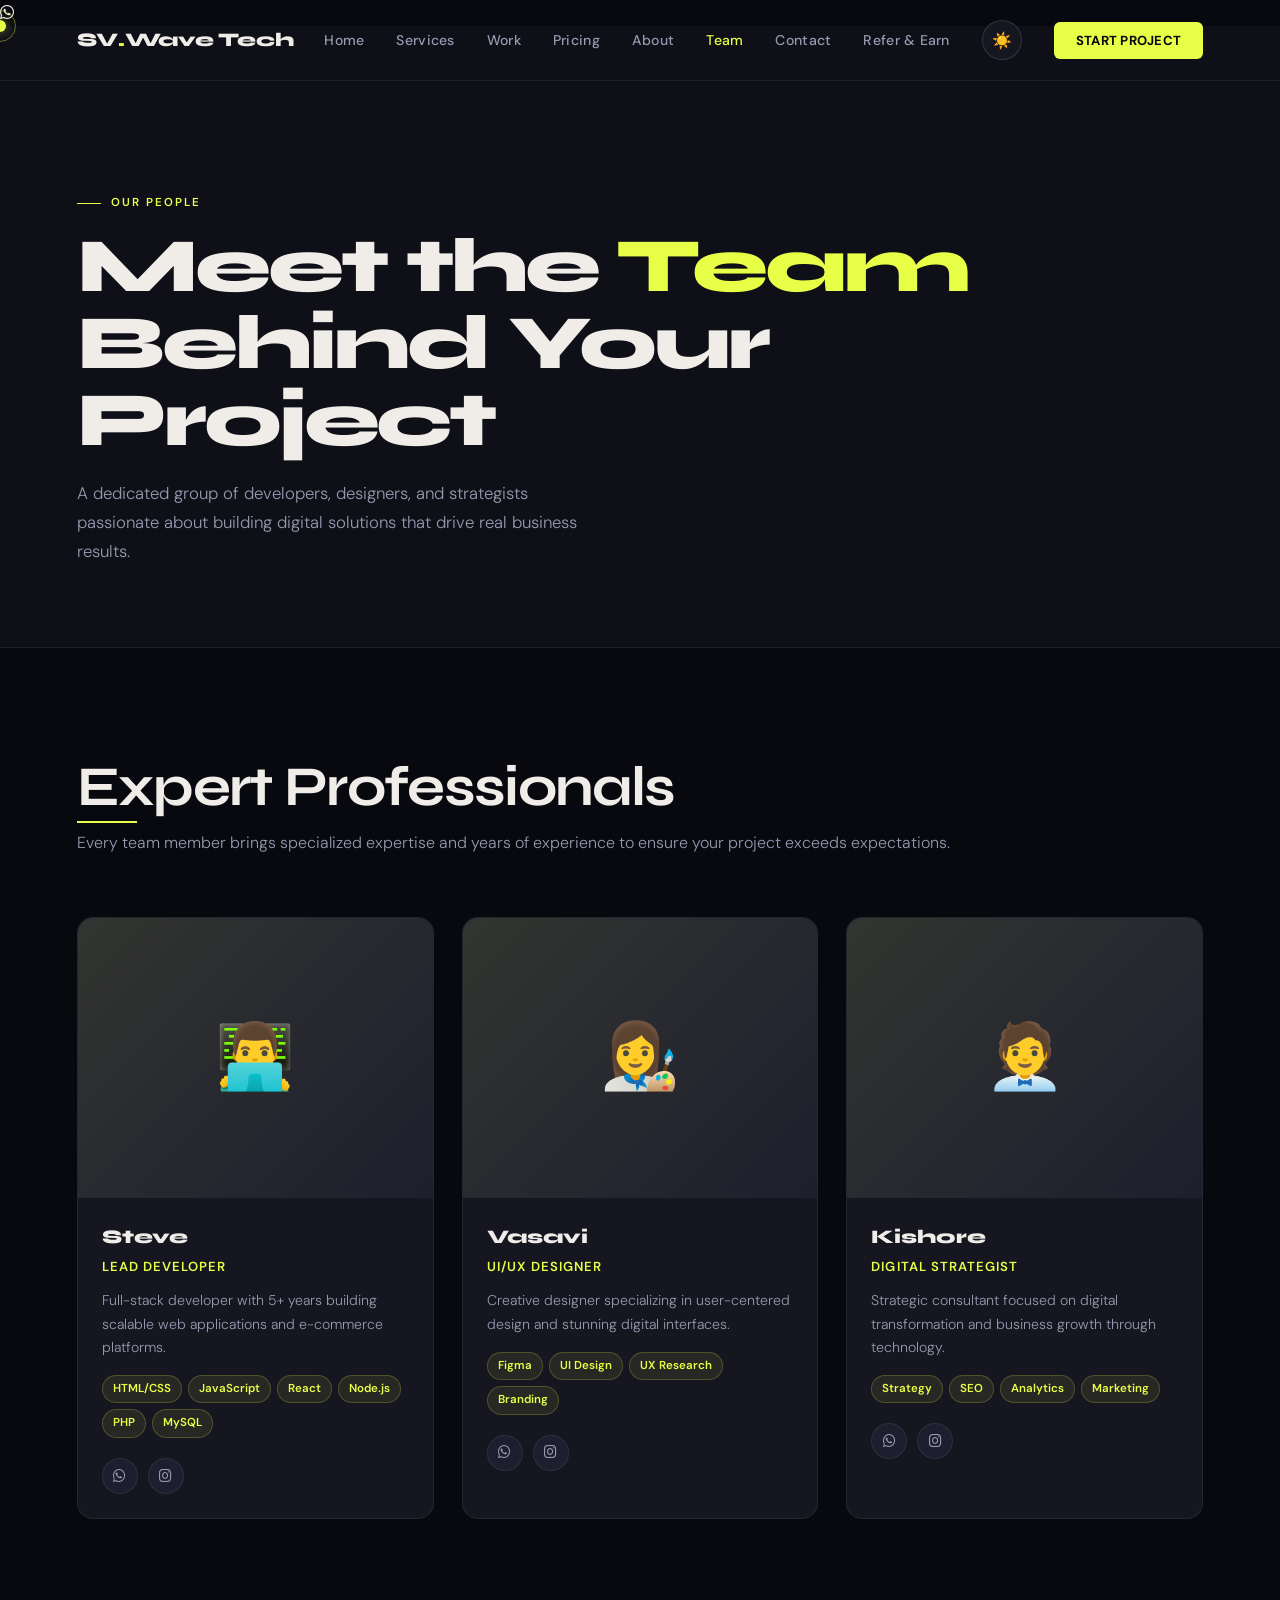
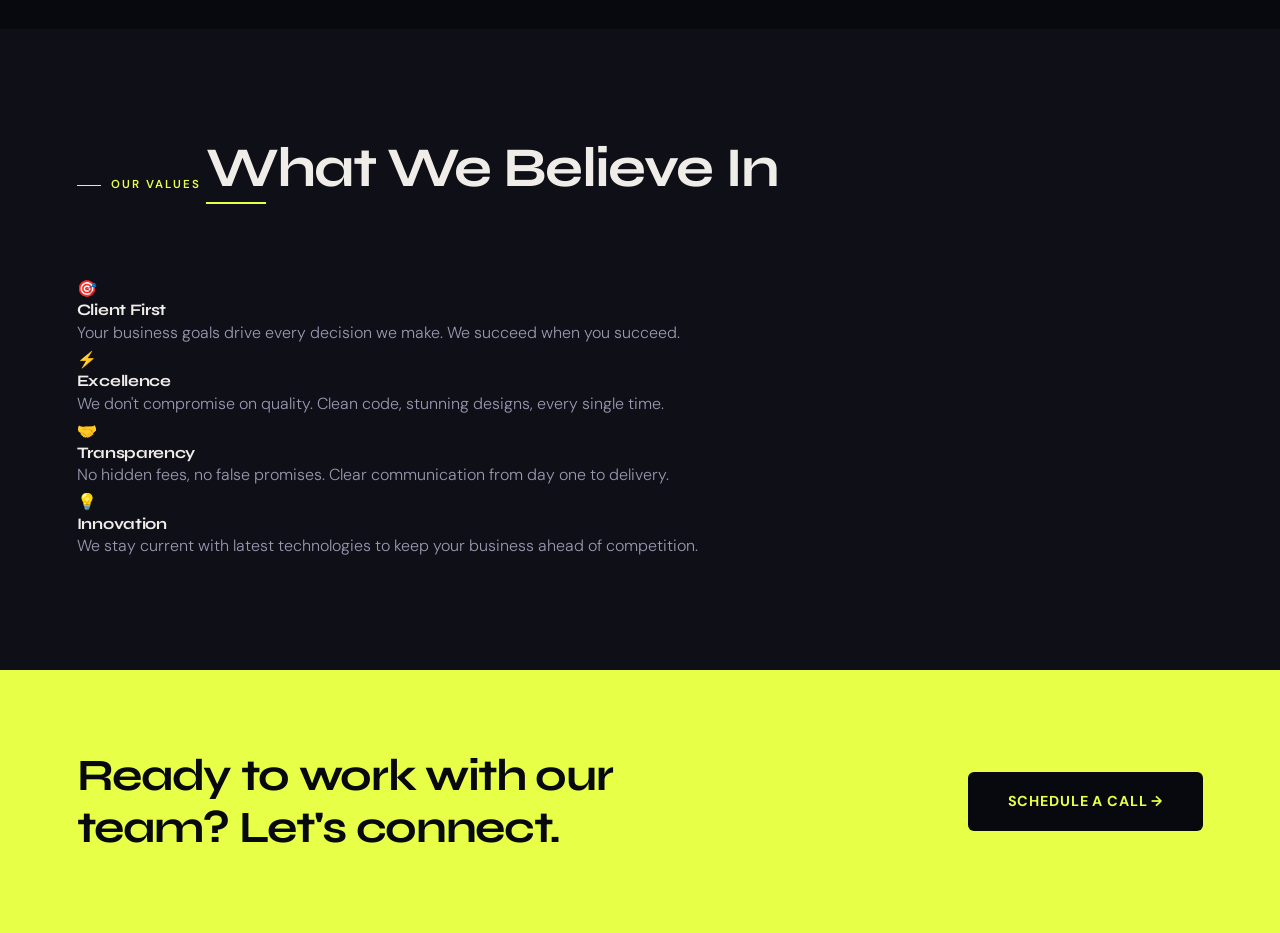
<file: team.html>
<!DOCTYPE html>
<html lang="en">
<head>
  <meta charset="UTF-8" />
  <meta name="viewport" content="width=device-width, initial-scale=1.0" />
  <title>Our Team — WaveTech Agency | Professional Web & Digital Services</title>
  <meta name="description" content="Meet the WaveTech Agency team. Expert developers, designers, and digital strategists dedicated to your success."/>
  <link rel="stylesheet" href="css/style.css" />
  <link rel="stylesheet" href="https://cdnjs.cloudflare.com/ajax/libs/font-awesome/6.5.0/css/all.min.css"/>
  <style>
    /* ── TEAM GRID ── */
    .team-grid {
      display: grid;
      grid-template-columns: repeat(auto-fit, minmax(280px, 1fr));
      gap: 28px;
      margin-top: 60px;
    }

    /* ── TEAM MEMBER CARD ── */
    .team-card {
      background: var(--bg3);
      border: 1px solid var(--border);
      border-radius: 16px;
      overflow: hidden;
      transition: transform 0.3s ease, border-color 0.3s ease, box-shadow 0.3s ease;
      position: relative;
    }
    .team-card:hover {
      transform: translateY(-8px);
      border-color: var(--accent);
      box-shadow: 0 16px 48px rgba(232,255,71,0.15);
    }

    /* Team member image */
    .team-photo {
      width: 100%;
      height: 280px;
      background: var(--bg4);
      display: flex;
      align-items: center;
      justify-content: center;
      font-size: 4rem;
      overflow: hidden;
      position: relative;
    }
    .team-photo::after {
      content: '';
      position: absolute;
      inset: 0;
      background: linear-gradient(135deg, rgba(232,255,71,0.1), transparent);
      pointer-events: none;
    }

    /* Team member info */
    .team-info {
      padding: 24px;
    }
    .team-name {
      font-family: 'Syne', sans-serif;
      font-size: 1.2rem;
      font-weight: 800;
      color: var(--text);
      margin-bottom: 4px;
    }
    .team-role {
      font-size: 0.82rem;
      text-transform: uppercase;
      letter-spacing: 0.08em;
      color: var(--accent);
      font-weight: 600;
      margin-bottom: 12px;
    }
    .team-bio {
      font-size: 0.88rem;
      line-height: 1.65;
      color: var(--muted2);
      margin-bottom: 16px;
    }

    /* Team social links */
    .team-socials {
      display: flex;
      gap: 10px;
      margin-top: 20px;
    }
    .team-social-btn {
      width: 36px;
      height: 36px;
      border-radius: 50%;
      background: var(--bg4);
      border: 1px solid var(--border);
      display: flex;
      align-items: center;
      justify-content: center;
      color: var(--muted2);
      text-decoration: none;
      font-size: 0.9rem;
      transition: transform 0.2s, border-color 0.2s, background 0.2s;
    }
    .team-social-btn:hover {
      transform: translateY(-3px);
      border-color: var(--accent);
      background: rgba(232,255,71,0.1);
      color: var(--accent);
    }

    /* Team specialties */
    .team-specialties {
      display: flex;
      flex-wrap: wrap;
      gap: 6px;
      margin-top: 14px;
    }
    .specialty-badge {
      background: rgba(232,255,71,0.08);
      border: 1px solid rgba(232,255,71,0.2);
      color: var(--accent);
      padding: 4px 10px;
      border-radius: 100px;
      font-size: 0.72rem;
      font-weight: 600;
    }

    /* ── RESPONSIVE ── */
    @media (max-width: 768px) {
      .team-grid {
        grid-template-columns: repeat(auto-fit, minmax(240px, 1fr));
        gap: 20px;
      }
      .team-photo { height: 240px; font-size: 3rem; }
    }
    @media (max-width: 500px) {
      .team-grid { grid-template-columns: 1fr; }
    }
  </style>
</head>
<body>

  <!-- WhatsApp Float -->
  <a href="https://wa.me/919492205132?text=Hi , I'm interested in getting a professional website built. Can you share details?"
     class="float-wa" target="_blank" title="Chat on WhatsApp">
    <i class="fa-brands fa-whatsapp"></i>
  </a>

  <div class="cursor-ball" id="cursorBall"></div>
  <div class="cursor-trail" id="cursorTrail"></div>

 <!-- NAV -->
  <nav class="navbar" id="navbar">
    <a href="index.html" class="nav-logo">SV<span>.</span>Wave Tech</a>
    <ul class="nav-links">
      <li><a href="index.html"  >Home</a></li>
      <li><a href="services.html">Services</a></li>
      <li><a href="portfolio.html">Work</a></li>
      <li><a href="pricing.html">Pricing</a></li>
      <li><a href="about.html">About</a></li>
      <li><a href="team.html" class="active">Team</a></li>
      <li><a href="contact.html">Contact</a></li>
      <li><a href="refer.html">Refer & Earn</a></li>
      <li><button class="theme-toggle" id="themeToggle">☀️</button></li>
      <li><a href="contact.html" class="nav-hire">Start Project</a></li>
    </ul>
    <div class="mobile-controls">
      <button class="theme-toggle" id="themeToggleMobile">☀️</button>
      <div class="hamburger" id="hamburger"><span></span><span></span><span></span></div>
    </div>
  </nav>

  <div class="mobile-nav" id="mobileNav">
    <button class="mobile-close" id="mobileClose">✕</button>
    <a href="index.html">Home</a>
    <a href="services.html">Services</a>
    <a href="portfolio.html">Work</a>
    <a href="pricing.html">Pricing</a>
    <a href="about.html">About</a>
    <a href="team.html">Team</a>
    <a href="contact.html">Contact</a>
    <a href="refer.html">Refer & Earn</a>
    <a href="contact.html" style="color:var(--accent)">Start Project →</a>
  </div>

  <!-- PAGE HERO -->
  <section class="page-hero">
    <div class="section-tag">Our People</div>
    <h1>Meet the <span style="color:var(--accent)">Team </span> <br> Behind Your Project</h1>
    <p>A dedicated group of developers, designers, and strategists passionate about building digital solutions that drive real business results.</p>
  </section>

  <!-- TEAM SECTION -->
  <section class="section">
    <div class="reveal">
      <h2 class="section-title" style="max-width: 100%; margin: 0 auto 12px;">Expert Professionals</h2>
      <p class="section-sub" style="max-width: 100%; margin: 0 auto12px;">Every team member brings specialized expertise and years of experience to ensure your project exceeds expectations.</p>
    </div>

    <div class="team-grid">

      <!-- Team Member 1 -->
      <div class="team-card reveal stagger-1">
        <div class="team-photo">👨‍💻</div>
        <div class="team-info">
          <div class="team-name">Steve</div>
          <div class="team-role">Lead Developer</div>
          <p class="team-bio">Full-stack developer with 5+ years building scalable web applications and e-commerce platforms.</p>
          <div class="team-specialties">
            <span class="specialty-badge">HTML/CSS</span>
            <span class="specialty-badge">JavaScript</span>
            <span class="specialty-badge">React</span>
            <span class="specialty-badge">Node.js</span>
            <span class="specialty-badge">PHP</span>
            <span class="specialty-badge">MySQL</span>
          </div>
          <div class="team-socials">
            <a href="https://wa.me/919492205132" class="team-social-btn" title="WhatsApp"><i class="fa-brands fa-whatsapp"></i></a>
            <a href="https://www.instagram.com/sv_wavetech/" class="team-social-btn" title="Instagram"><i class="fa-brands fa-instagram"></i></a>
          </div>
        </div>
      </div>

      <!-- Team Member 2 -->
      <div class="team-card reveal stagger-2">
        <div class="team-photo">👩‍🎨</div>
        <div class="team-info">
          <div class="team-name">Vasavi</div>
          <div class="team-role">UI/UX Designer</div>
          <p class="team-bio">Creative designer specializing in user-centered design and stunning digital interfaces.</p>
          <div class="team-specialties">
            <span class="specialty-badge">Figma</span>
            <span class="specialty-badge">UI Design</span>
            <span class="specialty-badge">UX Research</span>
            <span class="specialty-badge">Branding</span>
          </div>
          <div class="team-socials">
            <a href="https://wa.me/919492205132" class="team-social-btn" title="WhatsApp"><i class="fa-brands fa-whatsapp"></i></a>
            <a href="https://www.instagram.com/sv_wavetech/" class="team-social-btn" title="Instagram"><i class="fa-brands fa-instagram"></i></a>
          </div>
        </div>
      </div>

      <!-- Team Member 3 -->
      <div class="team-card reveal stagger-3">
        <div class="team-photo">🧑‍💼</div>
        <div class="team-info">
          <div class="team-name">Kishore</div>
          <div class="team-role">Digital Strategist</div>
          <p class="team-bio">Strategic consultant focused on digital transformation and business growth through technology.</p>
          <div class="team-specialties">
            <span class="specialty-badge">Strategy</span>
            <span class="specialty-badge">SEO</span>
            <span class="specialty-badge">Analytics</span>
            <span class="specialty-badge">Marketing</span>
          </div>
          <div class="team-socials">
            <a href="https://wa.me/919492205132" class="team-social-btn" title="WhatsApp"><i class="fa-brands fa-whatsapp"></i></a>
            <a href="https://www.instagram.com/sv_wavetech/" class="team-social-btn" title="Instagram"><i class="fa-brands fa-instagram"></i></a>
          </div>
        </div>
      </div>

    </div>
  </section>

  <!-- VALUES SECTION -->
  <section class="section section-alt">
    <div class="reveal">
      <div class="section-tag" style="text-align: center;">Our Values</div>
      <h2 class="section-title" style="text-align: center;">What We Believe In</h2>
    </div>
    <div class="why-grid" style="margin-top: 60px;">
      <div class="why-card reveal stagger-1">
        <div class="big-num">🎯</div>
        <h4>Client First</h4>
        <p>Your business goals drive every decision we make. We succeed when you succeed.</p>
      </div>
      <div class="why-card reveal stagger-2">
        <div class="big-num">⚡</div>
        <h4>Excellence</h4>
        <p>We don't compromise on quality. Clean code, stunning designs, every single time.</p>
      </div>
      <div class="why-card reveal stagger-3">
        <div class="big-num">🤝</div>
        <h4>Transparency</h4>
        <p>No hidden fees, no false promises. Clear communication from day one to delivery.</p>
      </div>
      <div class="why-card reveal stagger-4">
        <div class="big-num">💡</div>
        <h4>Innovation</h4>
        <p>We stay current with latest technologies to keep your business ahead of competition.</p>
      </div>
    </div>
  </section>

  <!-- CTA -->
  <div class="reveal" style="background:var(--accent);padding:80px 6%;display:flex;justify-content:space-between;align-items:center;flex-wrap:wrap;gap:32px;position:relative;z-index:2">
    <h2 style="font-family:'Syne',sans-serif;font-size:clamp(2.8rem,4vw,2.8rem);font-weight:700;color:#08080f;letter-spacing:-.03em;line-height:1.15;max-width:620px">Ready to work with our team? Let's connect.</h2>
    <a href="contact.html" style="background:#08080f;color:var(--accent);padding:18px 40px;border-radius:6px;font-weight:700;font-size:.9rem;text-decoration:none;text-transform:uppercase;letter-spacing:.06em;display:inline-block;transition:transform .2s;white-space:nowrap" onmouseover="this.style.transform='translateY(-3px)'" onmouseout="this.style.transform=''">Schedule a Call →</a>
  </div>

  

   <!-- MOBILE BOTTOM NAV -->
  <nav class="mob-bottom-nav" id="mobBottomNav">
    <ul>
      <li><a href="index.html"><span class="bn-icon"><i class="fa-solid fa-house"></i></span>Home</a></li>
      <li><a href="portfolio.html"><span class="bn-icon"><i class="fa-solid fa-briefcase"></i></span>Work</a></li>
      <li><a href="services.html"><span class="bn-icon"><i class="fa-solid fa-bolt"></i></span>Services</a></li>
      <li><a href="pricing.html"><span class="bn-icon"><i class="fa-solid fa-coins"></i></span>Pricing</a></li>
      <li><a href="refer.html"><span class="bn-icon"><i class="fa-solid fa-hand-holding-dollar"></i></span>Earn</a></li>
      <li><a href="contact.html"><span class="bn-icon"><i class="fa-solid fa-phone"></i></span>Contact</a></li>
    </ul>
  </nav>
  <script src="js/main.js"></script>
  <script>
    // Set active nav link for this page
    document.querySelectorAll('.nav-links a').forEach(link => {
      if (link.href.includes('team.html')) link.classList.add('active');
      else link.classList.remove('active');
    });
    document.querySelectorAll('.mob-bottom-nav a').forEach(link => {
      if (link.href.includes('team.html')) link.classList.add('active');
      else link.classList.remove('active');
    });
  </script>
</body>
</html>
</file>
<file: css/style.css>
/* ============================================================
   STEVE.DEV — GLOBAL STYLESHEET
   Contains: CSS variables, dark/light theme, reset, shared
   components used across all pages.
   ============================================================ */

/* ── 1. GOOGLE FONTS ── */
@import url('https://fonts.googleapis.com/css2?family=Syne:wght@400;600;700;800&family=DM+Sans:ital,wght@0,300;0,400;0,500;1,300&display=swap');

/* ── 2. CSS RESET ── */
*, *::before, *::after {
  box-sizing: border-box;
  margin: 0;
  padding: 0;
}

/* ── GLOBAL OVERFLOW PREVENTION ── */
/* Stops any element from causing horizontal scroll on mobile */
*, *::before, *::after {
  max-width: 100%;
}
/* Images never overflow their containers */
img, video, svg {
  max-width: 100%;
  height: auto;
}

/* ── 3. DARK MODE VARIABLES (default) ── */
:root {
  --bg:        #08080f;
  --bg2:       #0f0f18;
  --bg3:       #161621;
  --bg4:       #1e1e2e;
  --text:      #f0ede8;
  --muted:     #6a6a80;
  --muted2:    #9898b0;
  --accent:    #e8ff47;       /* Yellow-green highlight */
  --accent2:   #47b8ff;       /* Blue accent */
  --border:    rgba(255,255,255,0.07);
  --border2:   rgba(255,255,255,0.13);
  --shadow:    0 8px 32px rgba(0,0,0,0.4);
  --card-bg:   rgba(255,255,255,0.03);
  --nav-bg:    rgba(8,8,15,0.90);
}

/* ── 4. LIGHT MODE VARIABLES ── */
/* Applied when <html> has class="light" */
html.light {
  --bg:        #f5f5f0;
  --bg2:       #eaeae4;
  --bg3:       #dfdfd8;
  --bg4:       #d4d4cc;
  --text:      #111118;
  --muted:     #888890;
  --muted2:    #555560;
  --accent:    #b8cc00;       /* Darker yellow for light bg */
  --accent2:   #0080cc;
  --border:    rgba(0,0,0,0.08);
  --border2:   rgba(0,0,0,0.14);
  --shadow:    0 8px 32px rgba(0,0,0,0.12);
  --card-bg:   rgba(0,0,0,0.03);
  --nav-bg:    rgba(245,245,240,0.90);
}

/* ── 5. BASE BODY STYLES ── */
html {
  scroll-behavior: smooth;
  /* Prevent horizontal scroll caused by overflow on any element */
  overflow-x: hidden;
  /* Stop iOS Safari from auto-zooming text on rotate or focus */
  -webkit-text-size-adjust: 100%;
  text-size-adjust: 100%;
}

body {
  background-color: var(--bg);
  color: var(--text);
  font-family: 'DM Sans', sans-serif;
  font-weight: 400;
  line-height: 1.6;
  overflow-x: hidden;
  /* Ensure body never wider than viewport */
  max-width: 100vw;
  width: 100%;
  transition: background-color 0.3s ease, color 0.3s ease;
  cursor: none; /* Hide default cursor */
}

/* Custom cursor — main ball */
.cursor-ball {
  position: fixed;
  width: 12px;
  height: 12px;
  background: var(--accent);
  border-radius: 50%;
  pointer-events: none;
  z-index: 9999;
  transform: translate(-50%, -50%);
  box-shadow: 0 0 12px rgba(232, 255, 71, 0.5);
}

/* Custom cursor — trailing circle */
.cursor-trail {
  position: fixed;
  width: 32px;
  height: 32px;
  border: 1.5px solid var(--accent);
  border-radius: 50%;
  pointer-events: none;
  z-index: 9998;
  transform: translate(-50%, -50%);
  opacity: 0.4;
}

/* ── 6. TYPOGRAPHY ── */
h1, h2, h3, h4, h5 {
  font-family: 'Syne', sans-serif;
  font-weight: 700;
  line-height: 1.1;
  letter-spacing: -0.02em;
}

p {
  line-height: 1.75;
  color: var(--muted2);
  font-weight: 300;
}

a {
  color: inherit;
  text-decoration: none;
}

img {
  max-width: 100%;
  display: block;
}

/* ── 7. UTILITY CLASSES ── */

/* Section tag (small uppercase label above headings) */
.section-tag {
  display: inline-flex;
  align-items: center;
  gap: 10px;
  font-size: 0.72rem;
  text-transform: uppercase;
  letter-spacing: 0.18em;
  color: var(--accent);
  font-weight: 600;
  margin-bottom: 14px;
}
.section-tag::before {
  content: '';
  width: 24px;
  height: 1px;
  background: var(--accent);
  display: block;
}

/* Main section heading */
.section-title {
  font-size: clamp(2rem, 4.5vw, 3.5rem);
  font-weight: 700;
  letter-spacing: -0.03em;
  line-height: 1.05;
  margin-bottom: 18px;
  color: var(--text);
}

/* Subtitle / description under headings */
.section-sub {
  font-size: 1rem;
  line-height: 1.75;
  color: var(--muted2);
  font-weight: 300;
  max-width: 500px;
}

/* Generic section padding */
.section {
  padding: 110px 6%;
  position: relative;
}

.section-alt {
  background-color: var(--bg2);
}

/* ── 8. BUTTONS ── */

/* Primary CTA button (yellow) */
.btn-primary {
  display: inline-flex;
  align-items: center;
  gap: 10px;
  background: var(--accent);
  color: #08080f;
  padding: 14px 32px;
  border-radius: 6px;
  font-weight: 700;
  font-size: 0.9rem;
  text-transform: uppercase;
  letter-spacing: 0.06em;
  text-decoration: none;
  transition: transform 0.2s ease, box-shadow 0.2s ease;
  border: none;
  cursor: pointer;
  font-family: 'DM Sans', sans-serif;
}
.btn-primary:hover {
  transform: translateY(-3px);
  box-shadow: 0 12px 32px rgba(232, 255, 71, 0.35);
}

/* Ghost / outline button */
.btn-ghost {
  display: inline-flex;
  align-items: center;
  gap: 10px;
  background: transparent;
  color: var(--text);
  padding: 14px 32px;
  border-radius: 6px;
  font-size: 0.9rem;
  text-decoration: none;
  border: 1px solid var(--border2);
  transition: border-color 0.2s ease, background 0.2s ease;
  font-family: 'DM Sans', sans-serif;
}
.btn-ghost:hover {
  border-color: var(--accent);
  background: rgba(232, 255, 71, 0.05);
}

/* ── 9. NAVIGATION ── */
.navbar {
  position: fixed;
  top: 0;
  left: 0;
  right: 0;
  z-index: 1000;
  padding: 20px 6%;
  display: flex;
  justify-content: space-between;
  align-items: center;
  transition: background 0.3s ease, border-color 0.3s ease;
  border-bottom: 1px solid var(--border) !important;
}

/* Nav gets frosted glass background on scroll (added via JS) */
.navbar.scrolled {
  background: var(--nav-bg);
  backdrop-filter: blur(20px);
  -webkit-backdrop-filter: blur(20px);
  border-bottom: 1px solid var(--border);
}

/* Logo */
.nav-logo {
  font-family: 'Syne', sans-serif;
  font-size: 1.2rem;
  font-weight: 800;
  color: var(--text);
  text-decoration: none;
  letter-spacing: -0.02em;
}
.nav-logo span {
  color: var(--accent);
}

/* Nav link list */
.nav-links {
  display: flex;
  align-items: center;
  gap: 32px;
  list-style: none;
}

.nav-links a {
  color: var(--muted2);
  font-size: 0.88rem;
  font-weight: 500;
  text-decoration: none;
  transition: color 0.2s ease;
  letter-spacing: 0.02em;
}
.nav-links a:hover,
.nav-links a.active {
  color: var(--text);
}

/* Hire Me button in nav */
.nav-hire {
  background: var(--accent);
  color: #08080f !important;
  padding: 10px 22px;
  border-radius: 6px;
  font-weight: 700 !important;
  font-size: 0.82rem !important;
  text-transform: uppercase;
  letter-spacing: 0.05em;
  transition: transform 0.2s, box-shadow 0.2s !important;
}
.nav-hire:hover {
  transform: translateY(-2px);
  box-shadow: 0 8px 24px rgba(232, 255, 71, 0.35);
}

/* Dark/Light toggle button */
.theme-toggle {
  background: var(--bg3);
  border: 1px solid var(--border2);
  color: var(--text);
  width: 40px;
  height: 40px;
  border-radius: 50%;
  display: flex;
  align-items: center;
  justify-content: center;
  cursor: pointer;
  font-size: 1rem;
  transition: background 0.2s ease, transform 0.2s ease;
  flex-shrink: 0;
}
.theme-toggle:hover {
  background: var(--bg4);
  transform: rotate(20deg);
}

/* Mobile controls wrapper (hamburger + mobile theme toggle) */
.mobile-controls {
  display: none;
  align-items: center;
  gap: 12px;
}

/* Mobile hamburger (shown on small screens) */
.hamburger {
  display: flex;
  flex-direction: column;
  gap: 5px;
  cursor: pointer;
  padding: 4px;
}
.hamburger span {
  width: 24px;
  height: 2px;
  background: var(--text);
  border-radius: 2px;
  transition: all 0.3s ease;
}

/* Mobile nav drawer */
.mobile-nav {
  display: none;
  position: fixed;
  top: 0;
  left: 0;
  right: 0;
  bottom: 0;
  background: var(--bg);
  z-index: 900;
  flex-direction: column;
  align-items: center;
  justify-content: center;
  gap: 12px;
}

.mobile-nav.open {
  display: flex;
}
.mobile-nav a {
  font-family: 'Syne', sans-serif;
  font-size: 2rem;
  font-weight: 700;
  color: var(--text);
  text-decoration: none;
  transition: color 0.2s;
}
.mobile-nav a:hover {
  color: var(--accent);
}
.mobile-close {
  visibility: hidden;
  position: absolute;
  top: 24px;
  right: 7%;
  background: none;
  border: none;
  color: var(--text);
  font-size: 1.5rem;
  cursor: pointer;
}

/* ── 10. FOOTER ── */
.footer {

  background: var(--bg);
  border-top: 1px solid var(--border);
  padding: 60px 6% 36px;
}

.footer-grid {
  display: grid;
  grid-template-columns: 1.4fr 1fr 1fr;
  gap: 60px;
  margin-bottom: 48px;
}

.footer-brand p {
  color: var(--muted);
  font-size: 0.88rem;
  line-height: 1.7;
  max-width: 300px;
  margin-top: 14px;
}

.footer-col h5 {
  font-family: 'Syne', sans-serif;
  font-size: 0.82rem;
  text-transform: uppercase;
  letter-spacing: 0.12em;
  color: var(--muted2);
  margin-bottom: 18px;
  font-weight: 700;
}

.footer-col ul {
  list-style: none;
  display: flex;
  flex-direction: column;
  gap: 10px;
}

.footer-col ul a {
  color: var(--muted);
  font-size: 0.88rem;
  text-decoration: none;
  transition: color 0.2s ease;
}
.footer-col ul a:hover {
  color: var(--accent);
}

.footer-bottom {
  border-top: 1px solid var(--border);
  padding-top: 28px;
  display: flex;
  justify-content: space-between;
  align-items: center;
  flex-wrap: wrap;
  gap: 12px;
}

.footer-bottom p {
  color: var(--muted);
  font-size: 0.82rem;
}

.footer-bottom a {
  color: var(--accent);
  text-decoration: none;
}

/* ── 11. TOAST NOTIFICATION ── */
.toast {
  position: fixed;
  bottom: 30px;
  right: 30px;
  background: var(--bg2);
  border: 1px solid rgba(232, 255, 71, 0.3);
  border-radius: 12px;
  padding: 14px 22px;
  display: flex;
  align-items: center;
  gap: 10px;
  z-index: 9999;
  font-size: 0.88rem;
  color: var(--text);
  /* Hidden by default */
  transform: translateY(80px);
  opacity: 0;
  pointer-events: none;
  transition: all 0.4s cubic-bezier(0.34, 1.56, 0.64, 1);
}
.toast.show {
  transform: translateY(0);
  opacity: 1;
}
.toast-dot {
  width: 8px;
  height: 8px;
  background: var(--accent);
  border-radius: 50%;
  flex-shrink: 0;
}

/* ── 12. SCROLL REVEAL ANIMATION ── */
/* Elements with .reveal start hidden, become visible via JS */
.reveal {
  opacity: 0;
  transform: translateY(32px);
  transition: opacity 0.75s ease, transform 0.75s ease;
}
.reveal.visible {
  opacity: 1;
  transform: translateY(0);
}
.reveal.delay-1 { transition-delay: 0.1s; }
.reveal.delay-2 { transition-delay: 0.2s; }
.reveal.delay-3 { transition-delay: 0.3s; }

/* ── 13. ACTIVE NAV LINK highlight per page ── */
/* Each page's <script> adds .active to the matching nav link */
.nav-links a.active {
  color: var(--accent) !important;
}

/* ── 14. PAGE HERO (shared across inner pages) ── */
.page-hero {
  padding: 160px 6% 80px;
  background: var(--bg2);
  border-bottom: 1px solid var(--border);
}
.page-hero .section-tag {
  margin-bottom: 16px;
}
.page-hero h1 {
  font-size: clamp(2.8rem, 6vw, 5rem);
  font-weight: 800;
  letter-spacing: -0.04em;
  line-height: 1.0;
  margin-bottom: 20px;
}
.page-hero p {
  font-size: 1.05rem;
  max-width: 520px;
}

/* Page hero responsive — prevents title overflow on small phones */
@media (max-width: 600px) {
  .page-hero {
    padding: 120px 5% 52px;
  }
  .page-hero h1 {
    font-size: clamp(2rem, 7vw, 3rem);
    letter-spacing: -0.03em;
  }
  .page-hero p {
    font-size: 0.95rem;
  }
}
@media (max-width: 390px) {
  .page-hero h1 {
    font-size: clamp(1.7rem, 6vw, 2.2rem);
  }
}

/* ── 15. RESPONSIVE BREAKPOINTS ── */
@media (max-width: 960px) {
  .nav-links {
    display: none; /* Hidden on mobile, use hamburger */
  }
  .mobile-controls {
    display: flex; /* Show mobile controls on small screens */
  }
  .footer-grid {
    grid-template-columns: 1fr;
    gap: 40px;
  }
  .section {
    padding: 80px 5%;
  }
}

@media (max-width: 600px) {
  .btn-primary,
  .btn-ghost {
    width: 100%;
    justify-content: center;
  }
  .page-hero {
    padding: 130px 5% 60px;
  }
}

/* ============================================================
   ADDITIONS — Animations, Mobile Bottom Nav, Theme Fix
   Added to bottom of style.css — existing code NOT changed
   ============================================================ */

/* ── MOBILE BOTTOM NAVIGATION BAR ──────────────────────────
   Shown only on mobile (max-width: 960px).
   Fixed to bottom of screen. 5 icon+label tabs.
   Active tab highlighted with accent color.
   Added to: ALL pages via this CSS + HTML snippet in each file.
   ─────────────────────────────────────────────────────────── */
.mob-bottom-nav {
  display: none; /* hidden on desktop */
  position: fixed;
  bottom: 0; left: 0; right: 0;
  z-index: 999;
  background: var(--bg2);
  border-top: 1px solid var(--border2);
  padding: 5px 0 14px;
  backdrop-filter: blur(16px);
  -webkit-backdrop-filter: blur(16px);
}
.mob-bottom-nav ul {
  display: flex;
  justify-content: space-around;
  align-items: center;
  list-style: none;
  margin: 0; padding: 0;
}
.mob-bottom-nav a {
  display: flex;
  flex-direction: column;
  align-items: center;
  gap: 0px;
  color: var(--muted);
  font-size: 0.64rem;
  font-weight: 600;
  text-transform: uppercase;
  letter-spacing: 0.06em;
  text-decoration: none;
  transition: color 0.2s ease, transform 0.2s ease;
  padding: 2px 10px;
}
.mob-bottom-nav a .bn-icon {
  font-size: 1.35rem;
  display: block;
  transition: transform 0.25s cubic-bezier(0.34,1.56,0.64,1);
}
.mob-bottom-nav a:hover,
.mob-bottom-nav a.active {
  color: var(--accent);
}
.mob-bottom-nav a:hover .bn-icon,
.mob-bottom-nav a.active .bn-icon {
  transform: translateY(-4px) scale(1.15);
}
/* Add padding to body bottom so content isn't hidden behind it */
@media (max-width: 960px) {
  .mob-bottom-nav { display: block; }
  body { padding-bottom: 72px; }
  .footer { padding-bottom: 80px; }
}


/* ── GLOBAL ANIMATION KEYFRAMES ────────────────────────────
   All reusable keyframes used by animation classes below.
   ─────────────────────────────────────────────────────────── */

/* Slide up from below */
@keyframes slideUp {
  from { opacity: 0; transform: translateY(40px); }
  to   { opacity: 1; transform: translateY(0); }
}
/* Slide in from left */
@keyframes slideInLeft {
  from { opacity: 0; transform: translateX(-40px); }
  to   { opacity: 1; transform: translateX(0); }
}
/* Slide in from right */
@keyframes slideInRight {
  from { opacity: 0; transform: translateX(40px); }
  to   { opacity: 1; transform: translateX(0); }
}
/* Zoom in from small */
@keyframes zoomIn {
  from { opacity: 0; transform: scale(0.85); }
  to   { opacity: 1; transform: scale(1); }
}
/* Gentle float up and down (infinite) */
@keyframes floatY {
  0%, 100% { transform: translateY(0); }
  50%       { transform: translateY(-10px); }
}
/* Shimmer / glint sweep */
@keyframes shimmer {
  0%   { background-position: -200% center; }
  100% { background-position:  200% center; }
}
/* Pulse glow ring */
@keyframes glowPulse {
  0%, 100% { box-shadow: 0 0 0 0 rgba(232,255,71,0.4); }
  50%       { box-shadow: 0 0 0 14px rgba(232,255,71,0); }
}
/* Typing cursor blink */
@keyframes blink {
  0%, 100% { opacity: 1; }
  50%       { opacity: 0; }
}
/* Rotate full circle */
@keyframes spin {
  from { transform: rotate(0deg); }
  to   { transform: rotate(360deg); }
}
/* Border color cycle */
@keyframes borderGlow {
  0%,100% { border-color: rgba(232,255,71,0.2); }
  50%      { border-color: rgba(232,255,71,0.6); }
}
/* Number tick up — used for stat cards */
@keyframes tickUp {
  from { transform: translateY(8px); opacity: 0; }
  to   { transform: translateY(0);   opacity: 1; }
}
/* Slide down from above */
@keyframes slideDown {
  from { opacity: 0; transform: translateY(-24px); }
  to   { opacity: 1; transform: translateY(0); }
}
/* Scale and fade for cards */
@keyframes popIn {
  from { opacity: 0; transform: scale(0.92) translateY(20px); }
  to   { opacity: 1; transform: scale(1) translateY(0); }
}
/* Accent underline draw */
@keyframes drawLine {
  from { width: 0; }
  to   { width: 100%; }
}
/* Horizontal scroll shimmer on cards */
@keyframes cardShimmer {
  0%   { transform: translateX(-100%); }
  100% { transform: translateX(100%); }
}


/* ── ENHANCED .reveal — smarter scroll animations ──────────
   Replaces nothing — the .reveal class still works exactly
   the same, but now supports directional variants.
   ─────────────────────────────────────────────────────────── */
.reveal-left {
  opacity: 0;
  transform: translateX(-36px);
  transition: opacity 0.75s ease, transform 0.75s ease;
}
.reveal-left.visible { opacity: 1; transform: translateX(0); }

.reveal-right {
  opacity: 0;
  transform: translateX(36px);
  transition: opacity 0.75s ease, transform 0.75s ease;
}
.reveal-right.visible { opacity: 1; transform: translateX(0); }

.reveal-scale {
  opacity: 0;
  transform: scale(0.9);
  transition: opacity 0.6s ease, transform 0.6s ease;
}
.reveal-scale.visible { opacity: 1; transform: scale(1); }

/* Stagger delays for grid children */
.stagger-1 { transition-delay: 0.05s !important; }
.stagger-2 { transition-delay: 0.12s !important; }
.stagger-3 { transition-delay: 0.19s !important; }
.stagger-4 { transition-delay: 0.26s !important; }
.stagger-5 { transition-delay: 0.33s !important; }
.stagger-6 { transition-delay: 0.40s !important; }


/* ── SERVICE / WHY CARDS — enhanced hover animations ───────
   Adds shimmer sweep and glow pulse on hover.
   Works on existing .svc-preview-card and .why-card.
   ─────────────────────────────────────────────────────────── */
.svc-preview-card {
  position: relative;
  overflow: hidden;
}
/* Shimmer sweep on hover */
.svc-preview-card::after {
  content: '';
  position: absolute;
  top: 0; left: 0;
  width: 60px; height: 100%;
  background: linear-gradient(90deg, transparent, rgba(255,255,255,0.06), transparent);
  transform: skewX(-20deg) translateX(-200%);
  transition: none;
}
.svc-preview-card:hover::after {
  animation: cardShimmer 0.65s ease forwards;
}

.why-card {
  position: relative;
  overflow: hidden;
  transition: transform 0.3s ease, border-color 0.3s ease, box-shadow 0.3s ease;
}
.why-card:hover {
  border-color: rgba(232,255,71,0.35);
  box-shadow: 0 8px 32px rgba(232,255,71,0.1);
}
/* Pulsing accent dot in top-right corner on hover */
.why-card::after {
  content: '';
  position: absolute;
  top: 14px; right: 14px;
  width: 8px; height: 8px;
  background: var(--accent);
  border-radius: 50%;
  opacity: 0;
  transition: opacity 0.3s;
  animation: glowPulse 1.5s infinite;
}
.why-card:hover::after { opacity: 1; }


/* ── FLOATING ACCENT ELEMENTS ───────────────────────────────
   Small decorative animated dots/shapes in hero.
   Class: .float-dot — add sparingly to hero section.
   ─────────────────────────────────────────────────────────── */
.float-dot {
  position: absolute;
  border-radius: 50%;
  pointer-events: none;
  animation: floatY 4s ease-in-out infinite;
}
.float-dot-1 {
  width: 6px; height: 6px;
  background: var(--accent);
  opacity: 0.6;
  top: 30%; left: 12%;
  animation-delay: 0s;
}
.float-dot-2 {
  width: 4px; height: 4px;
  background: var(--accent2);
  opacity: 0.5;
  top: 60%; left: 8%;
  animation-delay: 1.2s;
}
.float-dot-3 {
  width: 8px; height: 8px;
  background: var(--accent);
  opacity: 0.3;
  top: 20%; right: 18%;
  animation-delay: 0.6s;
}
.float-dot-4 {
  width: 5px; height: 5px;
  background: var(--accent2);
  opacity: 0.4;
  top: 75%; right: 12%;
  animation-delay: 1.8s;
}


/* ── STAT CARDS — glowing number animation ──────────────────
   Applied to .stat-num elements on page load.
   ─────────────────────────────────────────────────────────── */
.stat-num {
  animation: tickUp 0.6s ease both;
  display: inline-block;
}


/* ── NAV-LOGO animated dot ──────────────────────────────────
   The accent dot after "Steve" gently pulses.
   ─────────────────────────────────────────────────────────── */
.nav-logo span {
  display: inline-block;
  animation: glowPulse 2.5s infinite;
  border-radius: 50%;
}


/* ── BUTTON — ripple on click ───────────────────────────────
   .btn-primary gets a ripple effect on tap (great for mobile).
   ─────────────────────────────────────────────────────────── */
.btn-primary {
  position: relative;
  overflow: hidden;
}
.btn-primary::after {
  content: '';
  position: absolute;
  border-radius: 50%;
  width: 100px; height: 100px;
  background: rgba(0,0,0,0.15);
  transform: scale(0);
  opacity: 0;
  left: 50%; top: 50%;
  translate: -50% -50%;
  transition: transform 0.5s ease, opacity 0.5s ease;
}
.btn-primary:active::after {
  transform: scale(3);
  opacity: 1;
  transition: 0s;
}


/* ── SECTION HEADINGS — animated underline on reveal ────────
   When .section-title becomes .visible, an underline draws in.
   ─────────────────────────────────────────────────────────── */
.section-title {
  position: relative;
  display: inline-block;
}
.section-title::after {
  content: '';
  position: absolute;
  bottom: -6px; left: 0;
  height: 2px;
  width: 0;
  background: var(--accent);
  transition: width 0.7s ease 0.4s;
}
.reveal.visible .section-title::after,
.reveal-left.visible .section-title::after,
.reveal-right.visible .section-title::after {
  width: 60px;
}


/* ── FEATURES PACKAGE SECTION ───────────────────────────────
   Inspired by the ad image — shows what's included in a package.
   Added to index.html as a new section.
   ─────────────────────────────────────────────────────────── */
.features-section {
  background: var(--bg2);
}
.features-grid {
  display: grid;
  grid-template-columns: 1fr 1fr;
  gap: 48px;
  margin-top: 56px;
  align-items: center;
}
/* Left: package badge + checklist */
.features-left {}
.pkg-badge {
  display: inline-flex;
  align-items: center;
  gap: 10px;
  background: rgba(232,255,71,0.1);
  border: 1px solid rgba(232,255,71,0.3);
  color: var(--accent);
  padding: 8px 18px;
  border-radius: 100px;
  font-size: 0.75rem;
  font-weight: 700;
  text-transform: uppercase;
  letter-spacing: 0.1em;
  margin-bottom: 24px;
  animation: borderGlow 2.5s infinite;
}
.feature-list {
  list-style: none;
  display: grid;
  grid-template-columns: 1fr 1fr;
  gap: 12px;
  margin-top: 28px;
}
.feature-list li {
  display: flex;
  align-items: center;
  gap: 10px;
  font-size: 0.9rem;
  color: var(--muted2);
  padding: 10px 14px;
  background: var(--bg3);
  border: 1px solid var(--border);
  border-radius: 10px;
  transition: border-color 0.3s ease, transform 0.3s ease, color 0.3s ease;
}
.feature-list li:hover {
  border-color: rgba(232,255,71,0.35);
  transform: translateX(4px);
  color: var(--text);
}
.feature-check {
  color: var(--accent);
  font-size: 1rem;
  flex-shrink: 0;
  font-weight: 700;
}
/* Right: big accent card */
.features-right {}
.feature-highlight-card {
  background: var(--bg3);
  border: 1px solid rgba(232,255,71,0.2);
  border-radius: 20px;
  padding: 40px;
  text-align: center;
  position: relative;
  overflow: hidden;
  animation: borderGlow 3s infinite;
}
/* Glow background circle */
.feature-highlight-card::before {
  content: '';
  position: absolute;
  width: 200px; height: 200px;
  background: radial-gradient(circle, rgba(232,255,71,0.1) 0%, transparent 70%);
  top: 50%; left: 50%;
  transform: translate(-50%, -50%);
  pointer-events: none;
  animation: floatY 4s ease-in-out infinite;
}
.fh-price {
  font-family: 'Syne', sans-serif;
  font-size: 3.5rem;
  font-weight: 800;
  color: var(--accent);
  line-height: 1;
  margin-bottom: 6px;
  position: relative;
  z-index: 1;
}
.fh-label {
  font-size: 0.82rem;
  color: var(--muted);
  text-transform: uppercase;
  letter-spacing: 0.1em;
  margin-bottom: 28px;
  position: relative;
  z-index: 1;
}
.fh-icons {
  display: flex;
  justify-content: center;
  gap: 12px;
  flex-wrap: wrap;
  margin-bottom: 28px;
  position: relative;
  z-index: 1;
}
.fh-icon-pill {
  display: flex;
  align-items: center;
  gap: 6px;
  background: rgba(255,255,255,0.05);
  border: 1px solid var(--border);
  padding: 6px 14px;
  border-radius: 100px;
  font-size: 0.8rem;
  color: var(--muted2);
}
.fh-icon-pill span { font-size: 1rem; }

/* Mobile: stack features vertically */
@media (max-width: 768px) {
  .features-grid { grid-template-columns: 1fr; gap: 32px; }
  .feature-list  { grid-template-columns: 1fr; }
}


/* ── MOBILE BOTTOM NAV safe area for modern phones ─────────── */
@supports (padding-bottom: env(safe-area-inset-bottom)) {
  .mob-bottom-nav {
    padding-bottom: calc(4px + env(safe-area-inset-bottom));
   
  }
}


/* ── CARD STAGGER on mobile ─────────────────────────────────
   On mobile: each .svc-preview-card and .why-card gets a
   slightly longer reveal delay to create cascade effect.
   ─────────────────────────────────────────────────────────── */
@media (max-width: 600px) {
  .services-preview .svc-preview-card:nth-child(1) { transition-delay: 0.05s; }
  .services-preview .svc-preview-card:nth-child(2) { transition-delay: 0.12s; }
  .services-preview .svc-preview-card:nth-child(3) { transition-delay: 0.19s; }
  .services-preview .svc-preview-card:nth-child(4) { transition-delay: 0.26s; }
  .why-grid .why-card:nth-child(1) { transition-delay: 0.05s; }
  .why-grid .why-card:nth-child(2) { transition-delay: 0.12s; }
  .why-grid .why-card:nth-child(3) { transition-delay: 0.19s; }
  .why-grid .why-card:nth-child(4) { transition-delay: 0.26s; }
}


/* ── HERO TITLE — shimmer shimmer on accent word ────────────
   The yellow "Experiences" word gently shimmers.
   ─────────────────────────────────────────────────────────── */
.hero-title .accent-word {
  background: linear-gradient(
    90deg,
    var(--accent) 0%,
    #fff9a0 40%,
    var(--accent) 60%,
    #c8e800 100%
  );
  background-size: 200% auto;
  -webkit-background-clip: text;
  background-clip: text;
  -webkit-text-fill-color: transparent;
  animation: shimmer 4s linear infinite;
}
html.light .hero-title .accent-word {
  background: linear-gradient(
    90deg,
    var(--accent) 0%,
    #6b8000 40%,
    var(--accent) 60%,
    #4a6000 100%
  );
  background-size: 200% auto;
  -webkit-background-clip: text;
  background-clip: text;
  -webkit-text-fill-color: transparent;
  animation: shimmer 4s linear infinite;
}


/* ── PROGRESS SKILL BARS ────────────────────────────────────
   Animated skill bars for about/home page.
   Fills from 0 to % when .visible class is added.
   ─────────────────────────────────────────────────────────── */
.skill-bars { margin-top: 32px; display: flex; flex-direction: column; gap: 16px; }
.skill-bar-row {}
.skill-bar-label {
  display: flex; justify-content: space-between;
  font-size: 0.82rem; font-weight: 600; color: var(--text);
  margin-bottom: 6px;
}
.skill-bar-track {
  height: 6px;
  background: var(--bg4);
  border-radius: 100px;
  overflow: hidden;
}
.skill-bar-fill {
  height: 100%;
  background: linear-gradient(90deg, var(--accent), var(--accent2));
  border-radius: 100px;
  width: 0;
  transition: width 1.2s cubic-bezier(0.4, 0, 0.2, 1);
}
.reveal.visible .skill-bar-fill {
  width: var(--fill);
}


/* ── TESTIMONIAL QUOTE CARD ─────────────────────────────────
   Animated quote card with slide-in and shimmer.
   ─────────────────────────────────────────────────────────── */
.testi-card-anim {
  background: var(--bg3);
  border: 1px solid var(--border);
  border-radius: 16px;
  padding: 28px;
  position: relative;
  overflow: hidden;
  transition: border-color 0.3s, transform 0.3s;
}
.testi-card-anim:hover {
  border-color: rgba(232,255,71,0.3);
  transform: translateY(-4px);
}
.testi-card-anim::before {
  content: '"';
  position: absolute;
  top: -10px; left: 16px;
  font-size: 6rem;
  font-family: 'Syne', sans-serif;
  font-weight: 800;
  color: var(--accent);
  opacity: 0.12;
  line-height: 1;
  pointer-events: none;
}
.testi-stars { color: var(--accent); font-size: 0.85rem; letter-spacing: 3px; margin-bottom: 12px; }
.testi-text  { font-size: 0.9rem; line-height: 1.78; margin-bottom: 20px; }
.testi-author { display: flex; align-items: center; gap: 12px; }
.testi-avatar { width: 42px; height: 42px; background: var(--bg4); border-radius: 50%; display: flex; align-items: center; justify-content: center; font-size: 1.1rem; border: 1px solid var(--border); }
.testi-name { font-weight: 600; font-size: 0.88rem; color: var(--text); margin-bottom: 2px; }
.testi-role { color: var(--muted); font-size: 0.74rem; }



/* ── REFER & EARN CTA — reusable on every page ───────────── */
.refer-cta-section {
  background:
    radial-gradient(circle at 12% 30%, rgba(71,184,255,0.18), transparent 28%),
    linear-gradient(135deg, var(--accent) 0%, #f4ff8b 100%);
  color: #08080f;
  padding: 72px 6%;
  position: relative;
  overflow: hidden;
}
.refer-cta-section::before {
  content: "";
  position: absolute;
  inset: 0;
  background-image:
    linear-gradient(rgba(8,8,15,0.08) 1px, transparent 1px),
    linear-gradient(90deg, rgba(8,8,15,0.08) 1px, transparent 1px);
  background-size: 56px 56px;
  mask-image: linear-gradient(90deg, black, transparent 78%);
  pointer-events: none;
}
.refer-cta-inner {
  max-width: 1180px;
  margin: 0 auto;
  display: grid;
  grid-template-columns: minmax(0, 1.15fr) minmax(280px, 0.85fr);
  gap: 36px;
  align-items: center;
  position: relative;
  z-index: 1;
}
.refer-cta-eyebrow {
  display: inline-flex;
  align-items: center;
  gap: 9px;
  color: rgba(8,8,15,0.72);
  font-size: 0.74rem;
  font-weight: 800;
  letter-spacing: 0.14em;
  text-transform: uppercase;
  margin-bottom: 14px;
}
.refer-cta-eyebrow i {
  color: #08080f;
}
.refer-cta-title {
  font-family: 'Syne', sans-serif;
  font-size: clamp(2.5rem, 4.4vw, 4rem);
  font-weight: 700;
  line-height: 1.02;
  letter-spacing: -0.035em;
  color: #08080f;
  max-width: 680px;
  margin-bottom: 16px;
}
.refer-cta-text {
  color: rgba(8,8,15,0.76);
  font-size: 1rem;
  line-height: 1.75;
  max-width: 620px;
  font-weight: 500;
}
.refer-cta-card {
  background: rgba(8,8,15,0.92);
  border: 1px solid rgba(8,8,15,0.16);
  border-radius: 14px;
  padding: 24px;
  box-shadow: 0 18px 46px rgba(8,8,15,0.24);
}
.refer-cta-reward {
  display: flex;
  align-items: flex-end;
  gap: 10px;
  margin-bottom: 18px;
}
.refer-cta-amount {
  font-family: 'Syne', sans-serif;
  font-size: clamp(2.4rem, 5vw, 4rem);
  font-weight: 800;
  line-height: 0.92;
  color: var(--accent);
}
.refer-cta-label {
  color: rgba(240,237,232,0.72);
  font-size: 0.8rem;
  line-height: 1.35;
  padding-bottom: 5px;
  text-transform: uppercase;
  letter-spacing: 0.08em;
}
.refer-cta-points {
  display: grid;
  gap: 9px;
  list-style: none;
  margin-bottom: 22px;
}
.refer-cta-points li {
  display: flex;
  align-items: center;
  gap: 9px;
  color: rgba(240,237,232,0.78);
  font-size: 0.88rem;
}
.refer-cta-points i {
  color: var(--accent);
  width: 16px;
}
.refer-cta-actions {
  display: flex;
  gap: 10px;
  flex-wrap: wrap;
}
.refer-cta-btn {
  display: inline-flex;
  align-items: center;
  justify-content: center;
  gap: 9px;
  min-height: 46px;
  padding: 13px 18px;
  border-radius: 8px;
  font-size: 0.82rem;
  font-weight: 800;
  letter-spacing: 0.05em;
  text-transform: uppercase;
  text-decoration: none;
  border: 1px solid transparent;
  cursor: pointer;
  font-family: 'DM Sans', sans-serif;
  transition: transform 0.2s ease, box-shadow 0.2s ease, background 0.2s ease, border-color 0.2s ease;
}
.refer-cta-btn:hover {
  transform: translateY(-3px);
}
.refer-cta-btn.primary {
  background: var(--accent);
  color: #08080f;
  box-shadow: 0 10px 26px rgba(232,255,71,0.24);
}
.refer-cta-btn.ghost {
  background: rgba(255,255,255,0.06);
  color: #f0ede8;
  border-color: rgba(255,255,255,0.12);
}
.refer-cta-btn.ghost:hover {
  background: rgba(255,255,255,0.1);
  border-color: rgba(232,255,71,0.36);
}

@media (max-width: 860px) {
  .refer-cta-section {
    padding: 58px 6%;
  }
  .refer-cta-inner {
    grid-template-columns: 1fr;
  }
  .refer-cta-card {
    padding: 22px;
  }
}

@media (max-width: 520px) {
  .refer-cta-actions,
  .refer-cta-btn {
    width: 100%;
  }
}
</file>
